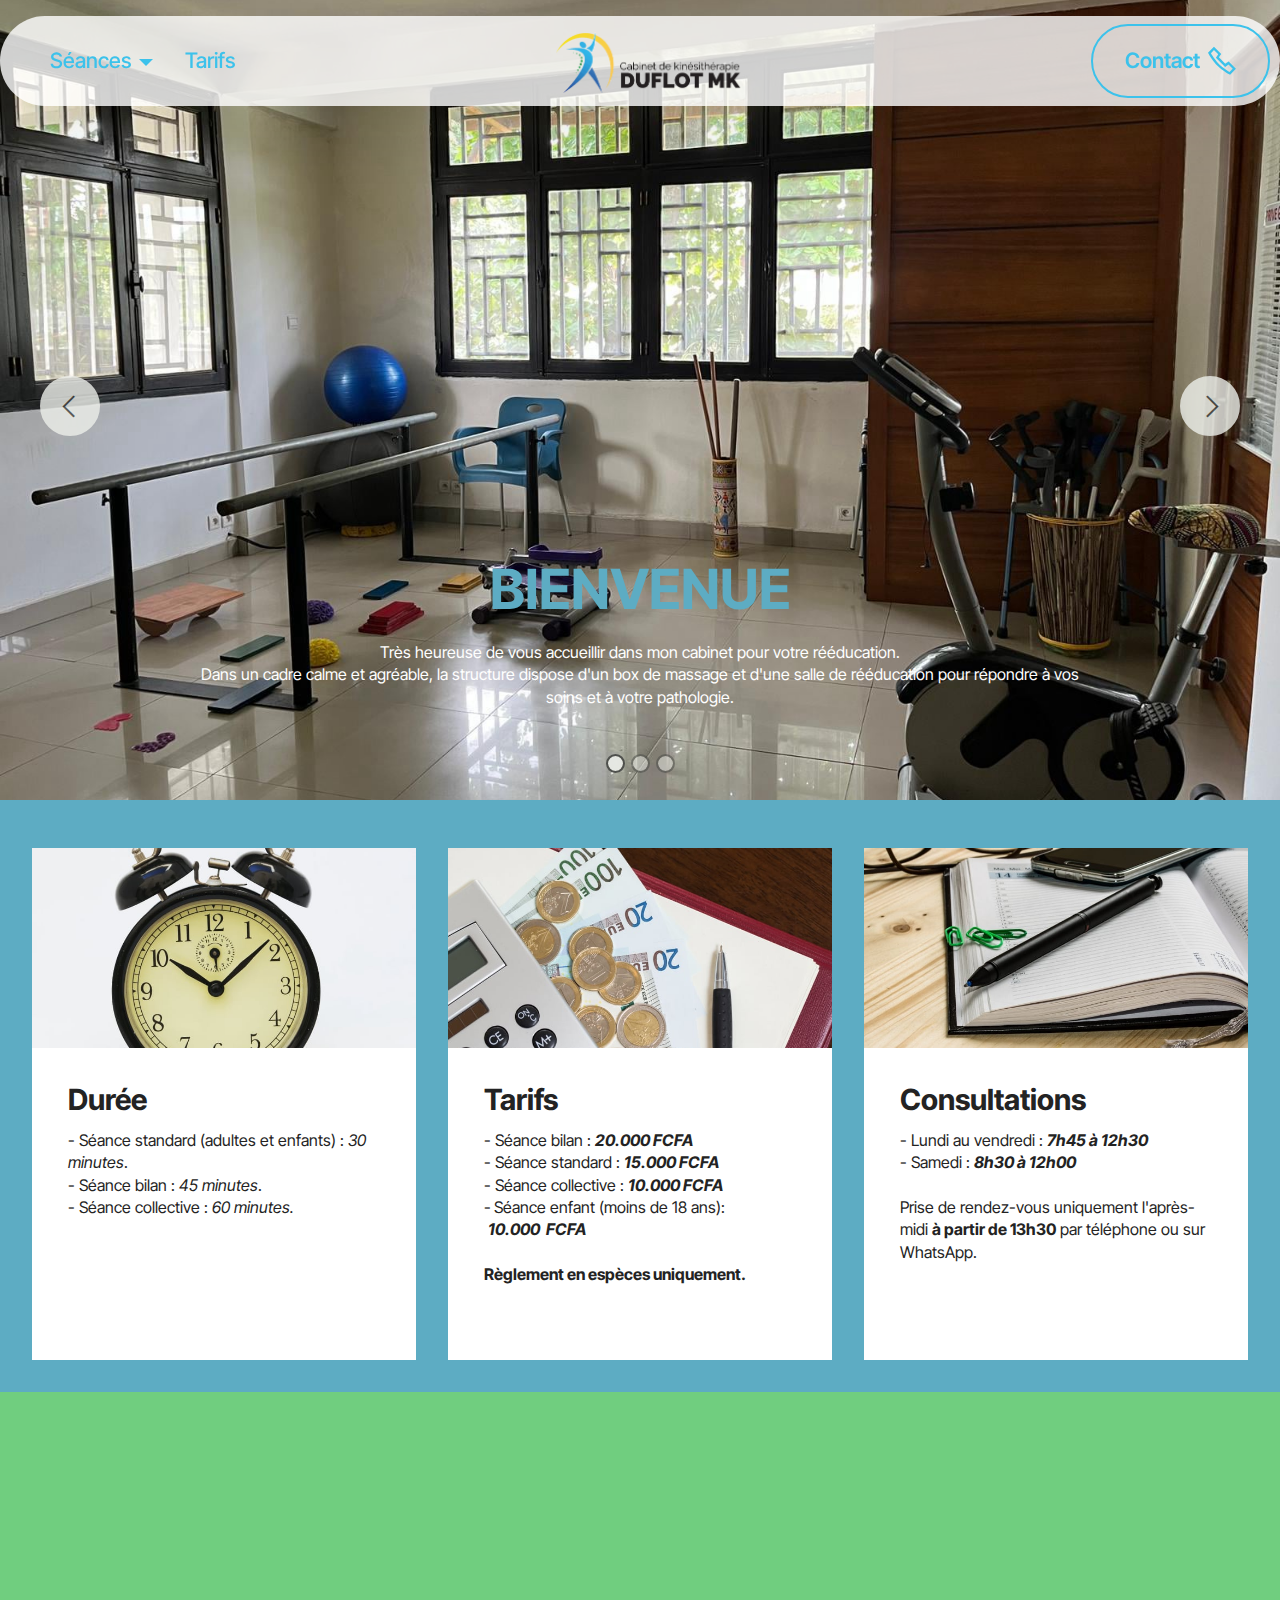
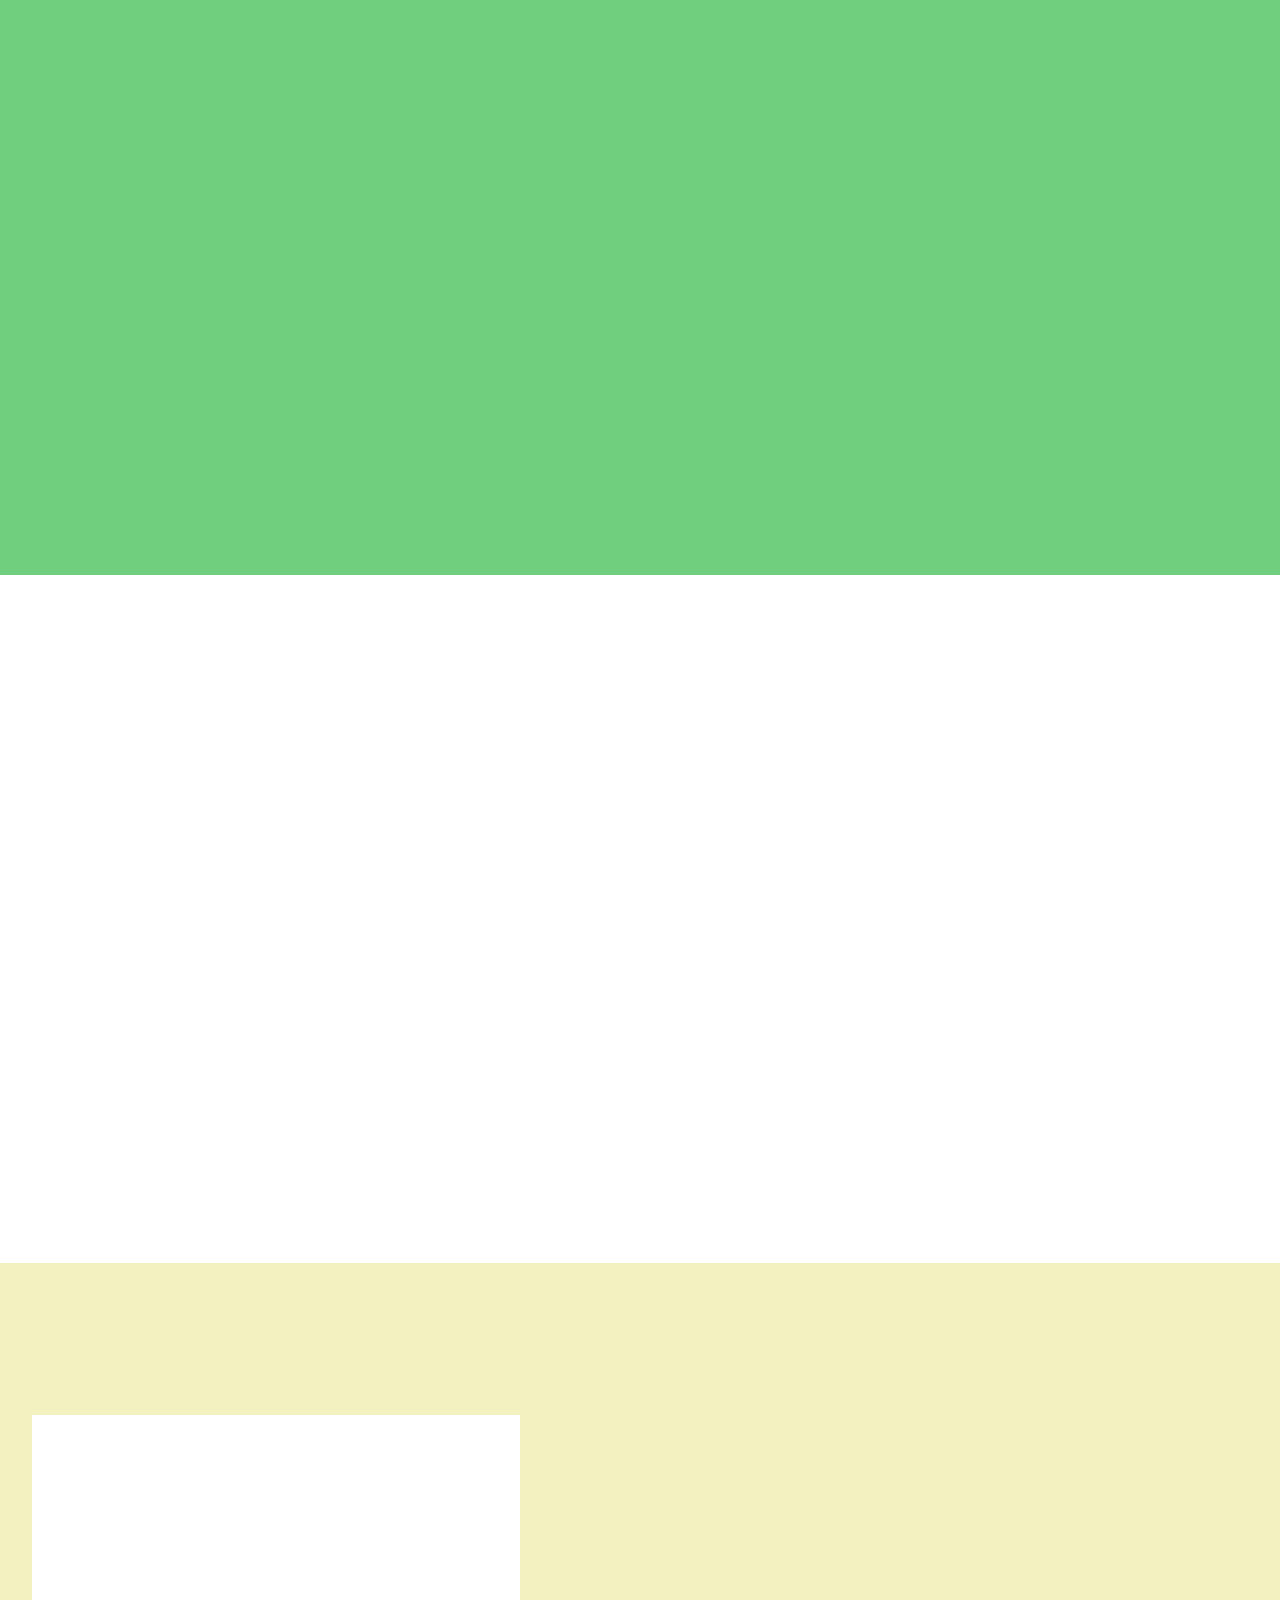
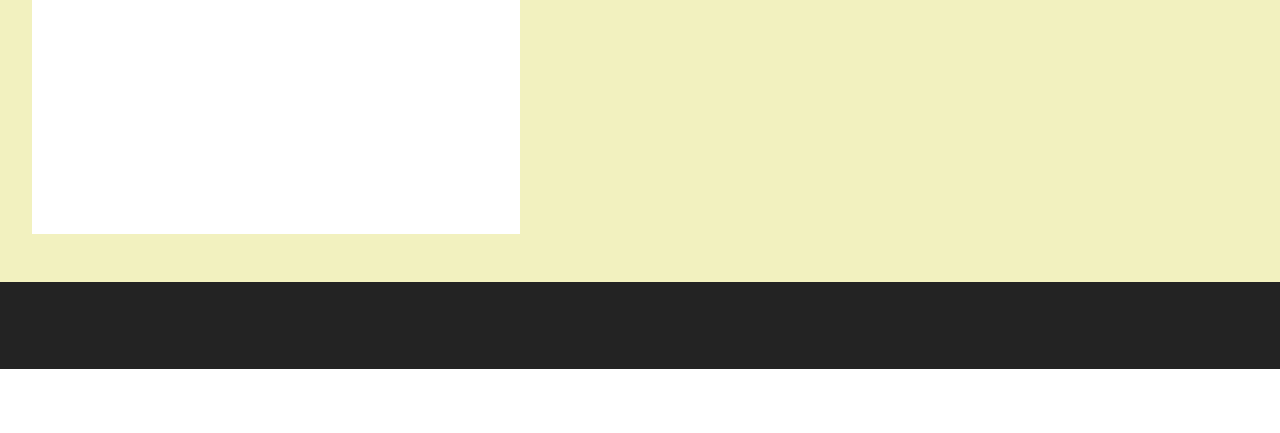
<file: index.html>
<!DOCTYPE html>
<html  >
<head>
  <!-- Site made with Mobirise Website Builder v5.9.13, https://mobirise.com -->
  <meta charset="UTF-8">
  <meta http-equiv="X-UA-Compatible" content="IE=edge">
  <meta name="generator" content="Mobirise v5.9.13, mobirise.com">
  <meta name="viewport" content="width=device-width, initial-scale=1, minimum-scale=1">
  <link rel="shortcut icon" href="/assets/images/cabinet-dmk-373x130.png" type="image/x-icon">
  <meta name="description" content="page d'accueil">
  
  
  <title>cabinet de kinésithérapie DUFLOTMK</title>
  <link rel="stylesheet" href="/assets/web/assets/mobirise-icons2/mobirise2.css">
  <link rel="stylesheet" href="/assets/bootstrap/css/bootstrap.min.css">
  <link rel="stylesheet" href="/assets/bootstrap/css/bootstrap-grid.min.css">
  <link rel="stylesheet" href="/assets/bootstrap/css/bootstrap-reboot.min.css">
  <link rel="stylesheet" href="/assets/animatecss/animate.css">
  <link rel="stylesheet" href="/assets/dropdown/css/style.css">
  <link rel="stylesheet" href="/assets/socicon/css/styles.css">
  <link rel="stylesheet" href="/assets/theme/css/style.css">
  <link rel="preload" href="https://fonts.googleapis.com/css?family=Inter+Tight:100,200,300,400,500,600,700,800,900,100i,200i,300i,400i,500i,600i,700i,800i,900i&display=swap" as="style" onload="this.onload=null;this.rel='stylesheet'">
  <noscript><link rel="stylesheet" href="https://fonts.googleapis.com/css?family=Inter+Tight:100,200,300,400,500,600,700,800,900,100i,200i,300i,400i,500i,600i,700i,800i,900i&display=swap"></noscript>
  <link rel="preload" as="style" href="assets/mobirise/css/mbr-additional.css?v=ebaT6D"><link rel="stylesheet" href="assets/mobirise/css/mbr-additional.css?v=ebaT6D" type="text/css">

  
  
  
</head>
<body>
  
  <section data-bs-version="5.1" class="menu menu3 cid-u2sh7uCimi" once="menu" id="menu03-1k">
	

	<nav class="navbar navbar-dropdown navbar-fixed-top navbar-expand-lg">
		<div class="container">
			<div class="navbar-brand">
				<span class="navbar-logo">
					<a href="index.html#slider03-22">
						<img src="/assets/images/cabinet-dmk-373x130.png" alt="Mobirise Website Builder" style="height: 4rem;">
					</a>
				</span>
				
			</div>
			<button class="navbar-toggler" type="button" data-toggle="collapse" data-bs-toggle="collapse" data-target="#navbarSupportedContent" data-bs-target="#navbarSupportedContent" aria-controls="navbarNavAltMarkup" aria-expanded="false" aria-label="Toggle navigation">
				<div class="hamburger">
					<span></span>
					<span></span>
					<span></span>
					<span></span>
				</div>
			</button>
			<div class="collapse navbar-collapse" id="navbarSupportedContent">
				<ul class="navbar-nav nav-dropdown" data-app-modern-menu="true"><li class="nav-item dropdown">
						<a class="nav-link link text-secondary dropdown-toggle show display-4" href="index.html#header09-q" data-toggle="dropdown-submenu" data-bs-toggle="dropdown" data-bs-auto-close="outside" aria-expanded="false">Séances</a><div class="dropdown-menu show" aria-labelledby="dropdown-263" data-bs-popper="none"><a class="text-secondary dropdown-item text-primary display-4" href="page1.html">Séance standard</a><a class="text-secondary dropdown-item text-primary display-4" href="page2.html">Séance collective</a></div>
					</li><li class="nav-item"><a class="nav-link link text-secondary text-primary display-4" href="index.html#features04-w">Tarifs</a></li></ul>
				
				<div class="navbar-buttons mbr-section-btn"><a class="btn btn-secondary-outline display-4" href="index.html#contacts02-9"><span class="mobi-mbri mobi-mbri-phone mbr-iconfont mbr-iconfont-btn"></span>Contact</a></div>
			</div>
		</div>
	</nav>
</section>

<section data-bs-version="5.1" class="slider3 cid-uqdPuoPRho" id="slider03-22">
    
    <div class="carousel slide" id="uG18m962Ot" data-ride="carousel" data-bs-ride="carousel" data-interval="5000" data-bs-interval="5000">
        <ol class="carousel-indicators">
            <li data-slide-to="0" data-bs-slide-to="0" class="active" data-target="#uG18m962Ot" data-bs-target="#uG18m962Ot"></li>
            <li data-slide-to="1" data-bs-slide-to="1" data-target="#uG18m962Ot" data-bs-target="#uG18m962Ot"></li>
            <li data-slide-to="2" data-bs-slide-to="2" data-target="#uG18m962Ot" data-bs-target="#uG18m962Ot"></li>
        </ol>
        <div class="carousel-inner">
            <div class="carousel-item slider-image item active">
                <div class="item-wrapper">
                    <img class="d-block w-100" src="/assets/images/whatsapp-image-2025-02-13-14.08.48-c08cbc76-1600x1200.jpg" alt="Mobirise Website Builder">
                    
                    <div class="carousel-caption">
                        <h5 class="mbr-section-subtitle mbr-fonts-style mb-3 display-2">
                            <strong>BIENVENUE</strong>
                        </h5>
                        <p class="mbr-section-text mbr-fonts-style mb-4 display-7">Très heureuse de vous accueillir dans mon cabinet pour votre rééducation.
<br>Dans un cadre calme et agréable, la structure dispose d'un box de massage et d'une salle de rééducation pour répondre à vos soins et à votre pathologie.</p>
                             
                    </div>
                </div>
            </div>
            <div class="carousel-item slider-image item">
                <div class="item-wrapper">
                    <img class="d-block w-100" src="assets/images/whatsapp-image-2025-02-13-14.08.47-2bcfc7d9-1600x1200.jpg" alt="Mobirise Website Builder">
                    
                    <div class="carousel-caption">
                        <h5 class="mbr-section-subtitle mbr-fonts-style mb-3 display-2">
                            <strong>BIENVENUE</strong>
                        </h5>
                        <p class="mbr-section-text mbr-fonts-style mb-4 display-7">Très heureuse de vous accueillir dans mon cabinet pour votre rééducation.
<br>Dans un cadre calme et agréable, la structure dispose d'un box de massage et d'une salle de rééducation pour répondre à vos soins et à votre pathologie.</p>
                             
                    </div>
                </div>
            </div>
            <div class="carousel-item slider-image item">
                <div class="item-wrapper">
                    <img class="d-block w-100" src="assets/images/whatsapp-image-2024-04-11-17.31.25-5b5d86f1-1080x810.jpg" alt="Mobirise Website Builder">
                    
                    <div class="carousel-caption">
                        <h5 class="mbr-section-subtitle mbr-fonts-style mb-3 display-2">
                            <strong>BIENVENUE</strong></h5>
                        <p class="mbr-section-text mbr-fonts-style mb-4 display-7">Très heureuse de vous accueillir dans mon cabinet pour votre rééducation.
<br>Dans un cadre calme et agréable, la structure dispose d'un box de massage et d'une salle de rééducation pour répondre à vos soins et à votre pathologie.</p>
                             
                    </div>
                </div>
            </div>
        </div>
        <a class="carousel-control carousel-control-prev" role="button" data-slide="prev" data-bs-slide="prev" href="#uG18m962Ot">
            <span class="mobi-mbri mobi-mbri-arrow-prev" aria-hidden="true"></span>
            <span class="sr-only visually-hidden">Previous</span>
        </a>
        <a class="carousel-control carousel-control-next" role="button" data-slide="next" data-bs-slide="next" href="#uG18m962Ot">
            <span class="mobi-mbri mobi-mbri-arrow-next" aria-hidden="true"></span>
            <span class="sr-only visually-hidden">Next</span>
        </a>
    </div>
</section>

<section data-bs-version="5.1" class="features4 cid-tMlEXTHLbS" id="features04-w">
	
	
	<div class="container">
		<div class="row justify-content-center">
			<div class="col-12 content-head">
				
			</div>
		</div>
		<div class="row">
			<div class="item features-image col-12 col-md-6 col-lg-4">
				<div class="item-wrapper">
					<div class="item-img">
						<img src="assets/images/clock-2174116-1280-703x703.jpg" alt="Mobirise Website Builder">
					</div>
					<div class="item-content">
						<h5 class="item-title mbr-fonts-style display-5"><strong>Durée</strong></h5>
						
						<p class="mbr-text mbr-fonts-style display-7">- Séance standard (adultes et enfants) : <em>30 minutes</em>.&nbsp;<br>- Séance bilan : <em>45 minutes</em>.<br>- Séance collective : <em>60 minutes.</em></p>
						
					</div>

				</div>
			</div>
			<div class="item features-image col-12 col-md-6 col-lg-4">
				<div class="item-wrapper">
					<div class="item-img">
						<img src="assets/images/argent-bloc-notes-calculatrice-table-703x469.jpg" alt="Mobirise Website Builder">
					</div>
					<div class="item-content">
						<h5 class="item-title mbr-fonts-style display-5"><strong>Tarifs&nbsp;</strong></h5>
						
						<p class="mbr-text mbr-fonts-style display-7">- Séance bilan : <strong><em>20.000 FCFA</em></strong><br>- Séance&nbsp;standard : <strong><em>15.000 FCFA</em></strong><br>- Séance collective : <strong><em>10.000 FCFA</em></strong><br>-<strong> </strong>Séance enfant (moins de 18 ans):<br>&nbsp;<strong><em>10.000&nbsp; FCFA</em></strong><br><br><strong>Règlement en espèces uniquement.</strong><br><br></p>
						
					</div>
				</div>
			</div>
			<div class="item features-image col-12 col-md-6 col-lg-4">
				<div class="item-wrapper">
					<div class="item-img">
						<img src="assets/images/agenda-2295709-1280-703x468.jpg" alt="Mobirise Website Builder">
					</div>
					<div class="item-content">
						<h5 class="item-title mbr-fonts-style display-5"><strong>Consultations</strong></h5>
						
						<p class="mbr-text mbr-fonts-style display-7">- Lundi au vendredi :&nbsp;<strong><em>7h45 à 12h30</em>&nbsp;</strong><br>- Samedi :&nbsp;<strong><em>8h30 à 12h00</em></strong><br><br>Prise de rendez-vous uniquement l'après-midi <strong>à partir de 13h30</strong> par téléphone ou sur WhatsApp.</p>
						
					</div>
				</div>
			</div>
		</div>
	</div>
</section>

<section data-bs-version="5.1" class="features19 cid-uqdSTZ3pfQ" id="features019-23">
	

	
	
	<div class="container">
		<div class="row justify-content-center">
			<div class="col-12 mb-5 content-head">
				<h3 class="mbr-section-title mbr-fonts-style align-center mb-0 display-2"><strong>Déroulement d'une séance</strong></h3>
				<h5 class="mbr-section-subtitle mbr-fonts-style align-center mb-0 mt-4 display-7"><p><strong>
					La kinésithérapie : la rééducation par le mouvement.</strong></p></h5>
			</div>
		</div>
		<div class="row">
			<div class="item features-without-image col-12 col-lg-6 item-mb active">
				<div class="item-wrapper">
					<div class="card-box align-left">
						<div class="img-wrapper mb-3">
							<img class="" src="assets/images/illustration-physiotherapie-sportive-160x160.png" data-slide-to="2" data-bs-slide-to="2" alt="">
						</div>
						<h5 class="card-title mbr-fonts-style display-5">
							<strong>Séance standard</strong></h5>
						<p class="card-text mbr-fonts-style display-7">Une séance standard est individuelle.<br>
<br>La prise en charge s'effectue en fonction de la prescription médicale et de votre pathologie, en adaptant mes soins à votre état et vos capacités (définis lors de la séance bilan) avec des techniques et du matériel appropriés.<br><br>Une séance enfant doit se dérouler obligatoirement en présence d'un représentant légal (parents ou grand-parents).<br><br><a href="page1.html" class="text-primary">En savoir plus</a></p>
					</div>
				</div>
			</div><div class="item features-without-image col-12 col-lg-6 item-mb">
				<div class="item-wrapper">
					<div class="card-box align-left">
						<div class="img-wrapper mb-3">
							<img class="" src="assets/images/5010380-1-160x107.jpg" data-slide-to="0" data-bs-slide-to="0" alt="">
						</div>
						<h5 class="card-title mbr-fonts-style display-5">
							<strong>Séance collective</strong></h5>
						<p class="card-text mbr-fonts-style display-7">
							Une séance collective est une séance avec plusieurs autres personnes qui ont une pathologie similaire et dont la rééducation peut s'effectuer ensemble.<br><br>Elles concernent:<br>- Les patients souffrant de pathologies cardiovasculaires<br>- Les patients souffrant de pathologies respiratoires<br>- Les patients souffrant de pathologies neurologiques<br>- La rééducation périnéale des femmes après leur accouchement<br><br><strong><a href="page2.html" class="text-primary">En savoir plus</a></strong></p>
					</div>
				</div>
			</div>
			
			
		</div>
	</div>
</section>

<section data-bs-version="5.1" class="header1 cid-tJS9vXDdRK" id="header01-7">
	

	
	

	<div class="container">
		<div class="row justify-content-center">
			<div class="col-12 col-md-12 col-lg-4 image-wrapper">
				<img class="w-100" src="assets/images/whatsapp-image-2025-01-12-21.33.54-887d79f3-703x937.jpeg" alt="Mobirise Website Builder">
			</div>
			<div class="col-12 col-lg col-md-12">
				<div class="text-wrapper align-left">
					<h1 class="mbr-section-title mbr-fonts-style mb-4 display-2"><strong>Marjorie DUFLOT MK</strong></h1>
					<p class="mbr-text mbr-fonts-style mb-4 display-7">Masseur-Kinésithérapeute<br>Diplômée d'Etat de l'IFMK Marseille 2008<br><br>- <strong>Rééducation orthopédique</strong> (méthode des chaines physiologiques Busquet)<br>-<strong> Rééducation neurologique</strong> (concept Bobath, Kabat, neurodynamique)<br>- <strong>Rééducation cardiovasculaire et respiratoire</strong><br>-<strong> Rééducation périnéale </strong>(féminine)<br>-<strong> Rééducation post cancer du sein</strong><br>- <strong>Rééducation pédiatrique</strong> (orthopédie, neurologie et respiratoire)<br>- Drainage lymphatique manuel,&nbsp;massage cicatriciel, ultra sons<br><br></p>
					
				</div>
			</div>
		</div>
	</div>
</section>

<section data-bs-version="5.1" class="contacts2 map1 cid-tLdYHD757A" id="contacts02-9">

    

    
    <div class="container">
        <div class="mbr-section-head mb-5">
            <h3 class="mbr-section-title mbr-fonts-style align-center mb-0 display-2">
                <strong>Contact</strong></h3>
            
        </div>
        <div class="row justify-content-center mt-4">
            <div class="card col-12 col-md-5">
                <div class="card-wrapper">
                    <div class="text-wrapper">
                        <h5 class="cardTitle mbr-fonts-style mb-2 display-5"><strong>Contact</strong></h5>
                    <ul class="list mbr-fonts-style display-7">
                        <li class="mbr-text item-wrap"><span style="font-size: calc(1.07rem + 0.13 * ((100vw - 62rem) / 25));">Téléphone (WhatsApp business) : </span><strong>077484826</strong><br></li>
                        <li class="mbr-text item-wrap">E-mail : duflot.mk@yahoo.com</li><li class="mbr-text item-wrap"><br></li><li class="mbr-text item-wrap">Prise de rendez-vous <strong>obligatoire</strong>&nbsp;: </li><li class="mbr-text item-wrap">lundi à vendredi&nbsp;<strong>à partir de 13H30.</strong></li><li class="mbr-text item-wrap"><br></li>
                        <li class="mbr-text item-wrap"><strong>Addresse </strong>: </li><li class="mbr-text item-wrap">Immeuble BICP</li><li class="mbr-text item-wrap">Boulevard de la nation, bord de mer, </li><li class="mbr-text item-wrap">BP 638, Libreville (Gabon)</li><li class="mbr-text item-wrap"><br></li>
                    </ul>
                    </div>
                </div>
            </div>
            <div class="map-wrapper col-12 col-md-7">
                <div class="google-map"><iframe frameborder="0" style="border:0" src="https://www.google.com/maps/embed?pb=!1m18!1m12!1m3!1d3989.714415341163!2d9.427348!3d0.41350449999999994!2m3!1f0!2f0!3f0!3m2!1i1024!2i768!4f13.1!3m3!1m2!1s0x107f3b0e8ef22745%3A0x414b119f83c5882f!2sBICP%20GABON!5e0!3m2!1sfr!2sga!4v1736715560251!5m2!1sfr!2sga" allowfullscreen=""></iframe></div>
            </div>
        </div>
    </div>
</section>

<section data-bs-version="5.1" class="footer1 programm5 cid-tJS9NNcTLZ" once="footers" id="footer03-8">

        

    

    <div class="container">
        <div class="row">

            

            <div class="col-12">
                
            </div>
            <div class="col-12 mt-5">
                <p class="mbr-fonts-style copyright display-7">
                    © Copyright 2025 <a href="index.html#top" class="text-primary">DUFLOT MK</a> - All Rights Reserved
                </p>
            </div>
        </div>
    </div>
</section><section class="display-7" style="padding: 0;align-items: center;justify-content: center;flex-wrap: wrap;    align-content: center;display: flex;position: relative;height: 4rem;"><a href="https://mobiri.se/657703" style="flex: 1 1;height: 4rem;position: absolute;width: 100%;z-index: 1;"><img alt="" style="height: 4rem;" src="[data-uri]"></a><p style="margin: 0;text-align: center;" class="display-7">&#8204;</p><a style="z-index:1" href="https://mobirise.com/drag-drop-website-builder.html">Drag and Drop Website Builder</a></section><script src="assets/bootstrap/js/bootstrap.bundle.min.js"></script>  <script src="assets/smoothscroll/smooth-scroll.js"></script>  <script src="assets/ytplayer/index.js"></script>  <script src="assets/dropdown/js/navbar-dropdown.js"></script>  <script src="assets/theme/js/script.js"></script>  
  
  
  <input name="animation" type="hidden">
  </body>
</html>
</file>
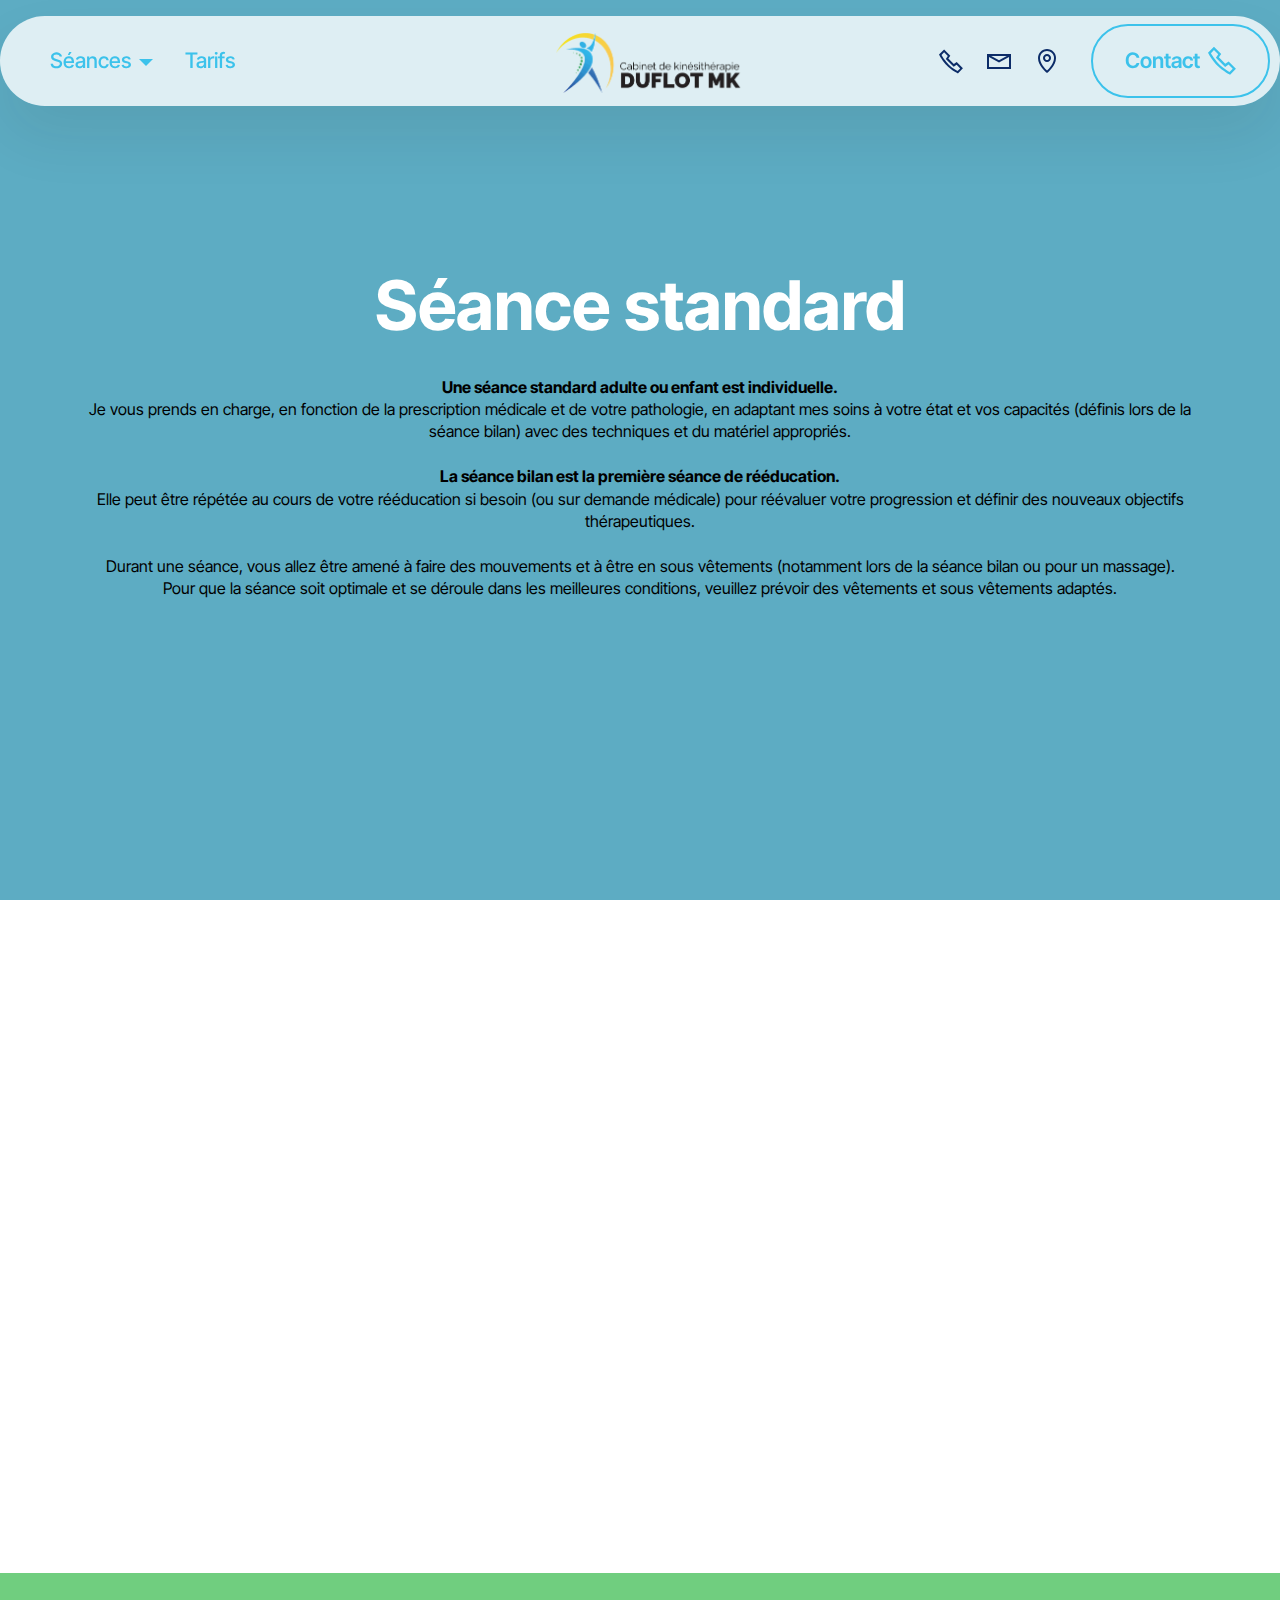
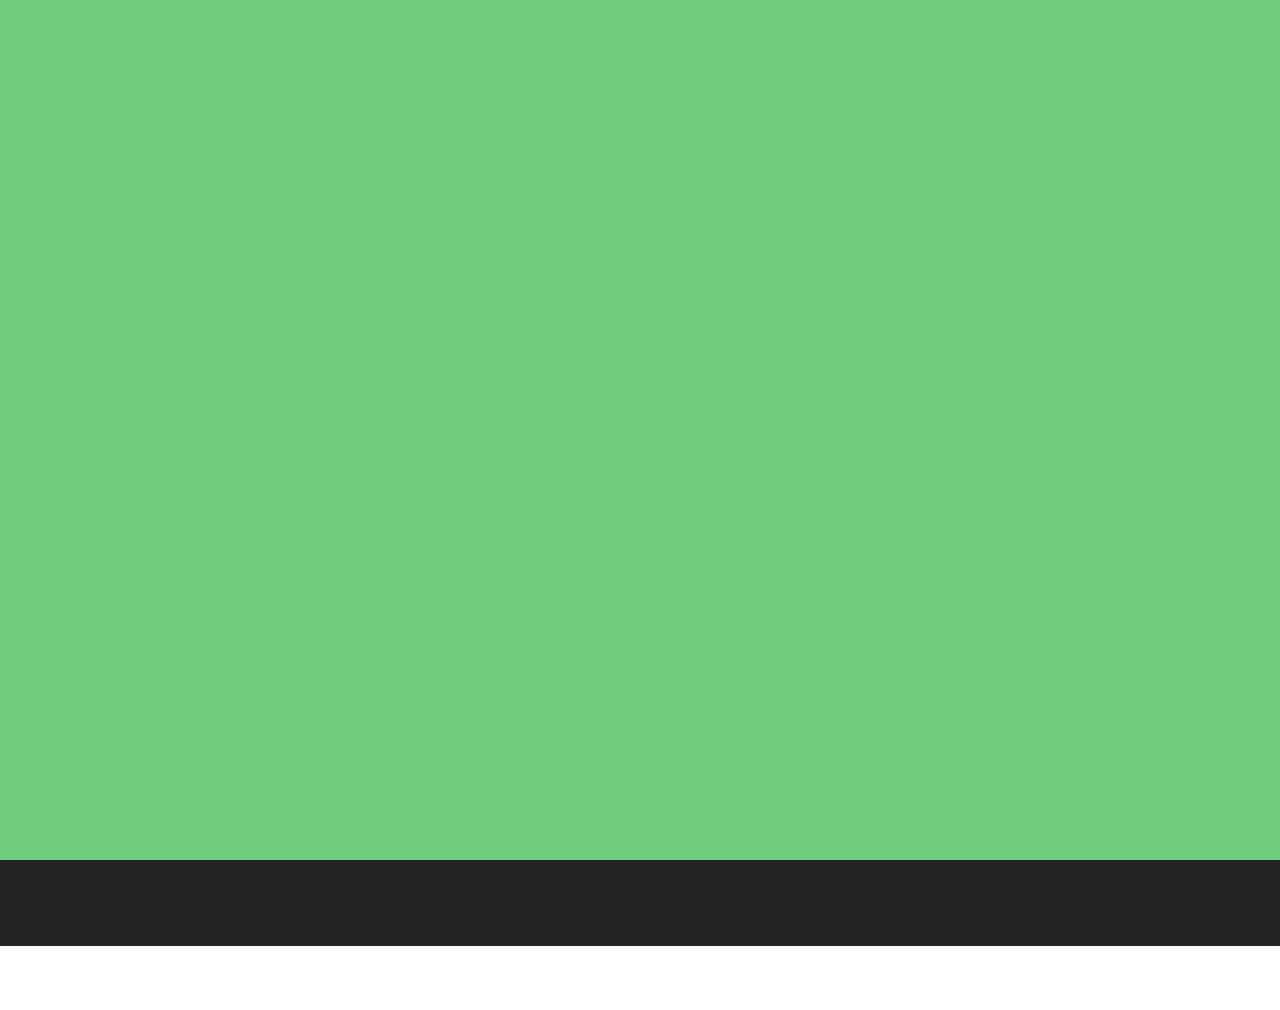
<file: page1.html>
<!DOCTYPE html>
<html  >
<head>
  <!-- Site made with Mobirise Website Builder v5.9.13, https://mobirise.com -->
  <meta charset="UTF-8">
  <meta http-equiv="X-UA-Compatible" content="IE=edge">
  <meta name="generator" content="Mobirise v5.9.13, mobirise.com">
  <meta name="viewport" content="width=device-width, initial-scale=1, minimum-scale=1">
  <link rel="shortcut icon" href="assets/images/cabinet-dmk-373x130.png" type="image/x-icon">
  <meta name="description" content="">
  
  
  <title>séance individuelle</title>
  <link rel="stylesheet" href="assets/web/assets/mobirise-icons2/mobirise2.css">
  <link rel="stylesheet" href="assets/bootstrap/css/bootstrap.min.css">
  <link rel="stylesheet" href="assets/bootstrap/css/bootstrap-grid.min.css">
  <link rel="stylesheet" href="assets/bootstrap/css/bootstrap-reboot.min.css">
  <link rel="stylesheet" href="assets/animatecss/animate.css">
  <link rel="stylesheet" href="assets/dropdown/css/style.css">
  <link rel="stylesheet" href="assets/socicon/css/styles.css">
  <link rel="stylesheet" href="assets/theme/css/style.css">
  <link rel="preload" href="https://fonts.googleapis.com/css?family=Inter+Tight:100,200,300,400,500,600,700,800,900,100i,200i,300i,400i,500i,600i,700i,800i,900i&display=swap" as="style" onload="this.onload=null;this.rel='stylesheet'">
  <noscript><link rel="stylesheet" href="https://fonts.googleapis.com/css?family=Inter+Tight:100,200,300,400,500,600,700,800,900,100i,200i,300i,400i,500i,600i,700i,800i,900i&display=swap"></noscript>
  <link rel="preload" as="style" href="assets/mobirise/css/mbr-additional.css?v=2RXpfC"><link rel="stylesheet" href="assets/mobirise/css/mbr-additional.css?v=2RXpfC" type="text/css">

  
  
  
</head>
<body>
  
  <section data-bs-version="5.1" class="menu menu3 cid-u2sh7uCimi" once="menu" id="menu03-1l">
	

	<nav class="navbar navbar-dropdown navbar-fixed-top navbar-expand-lg">
		<div class="container">
			<div class="navbar-brand">
				<span class="navbar-logo">
					<a href="index.html#slider03-22">
						<img src="assets/images/cabinet-dmk-373x130.png" alt="Mobirise Website Builder" style="height: 4rem;">
					</a>
				</span>
				
			</div>
			<button class="navbar-toggler" type="button" data-toggle="collapse" data-bs-toggle="collapse" data-target="#navbarSupportedContent" data-bs-target="#navbarSupportedContent" aria-controls="navbarNavAltMarkup" aria-expanded="false" aria-label="Toggle navigation">
				<div class="hamburger">
					<span></span>
					<span></span>
					<span></span>
					<span></span>
				</div>
			</button>
			<div class="collapse navbar-collapse" id="navbarSupportedContent">
				<ul class="navbar-nav nav-dropdown" data-app-modern-menu="true"><li class="nav-item dropdown">
						<a class="nav-link link text-secondary dropdown-toggle show display-4" href="index.html#header09-q" data-toggle="dropdown-submenu" data-bs-toggle="dropdown" data-bs-auto-close="outside" aria-expanded="false">Séances</a><div class="dropdown-menu show" aria-labelledby="dropdown-263" data-bs-popper="none"><a class="text-secondary dropdown-item text-primary display-4" href="page1.html">Séance standard</a><a class="text-secondary dropdown-item text-primary display-4" href="page2.html">Séance collective</a></div>
					</li><li class="nav-item"><a class="nav-link link text-secondary text-primary display-4" href="index.html#features04-w">Tarifs</a></li></ul>
				<div class="icons-menu">
					<a class="iconfont-wrapper" href="index.html#contacts02-9">
						<span class="p-2 mbr-iconfont mobi-mbri-phone mobi-mbri" style="font-size: 24px;"></span>
					</a>
					<a class="iconfont-wrapper" href="https://mobiri.se">
						<span class="p-2 mbr-iconfont mobi-mbri-letter mobi-mbri"></span>
					</a>
					<a class="iconfont-wrapper" href="https://mobiri.se">
						<span class="p-2 mbr-iconfont mobi-mbri-map-pin mobi-mbri"></span>
					</a>
					
				</div>
				<div class="navbar-buttons mbr-section-btn"><a class="btn btn-secondary-outline display-4" href="index.html#contacts02-9"><span class="mobi-mbri mobi-mbri-phone mbr-iconfont mbr-iconfont-btn"></span>Contact</a></div>
			</div>
		</div>
	</nav>
</section>

<section data-bs-version="5.1" class="header09 startm5 cid-uqgYCbJl8B mbr-fullscreen" id="header09-25">	
    
	
	
	<div class="container">
		<div class="row">
			<div class="content-wrap col-12 col-md-12">
				<h1 class="mbr-section-title mbr-fonts-style mbr-white mb-4 display-1"><strong>Séance standard</strong></h1>
				
				<p class="mbr-fonts-style mbr-text mbr-white mb-4 display-7"><strong>Une séance standard adulte ou enfant est individuelle.
<br></strong>Je vous prends en charge, en fonction de la prescription médicale et de votre pathologie, en adaptant mes soins à votre état et vos capacités (définis lors de la séance bilan) avec des techniques et du matériel appropriés.<br><br>
<strong>La séance bilan est la première séance de rééducation. </strong><br>Elle peut être répétée au cours de votre rééducation si besoin (ou sur demande médicale) pour réévaluer votre progression et définir des nouveaux objectifs thérapeutiques.<br><br>Durant une séance, vous allez être amené à faire des mouvements et à être en sous vêtements (notamment lors de la séance bilan ou pour un massage).<br>Pour que la séance soit optimale et se déroule dans les meilleures conditions, veuillez prévoir des vêtements et sous vêtements adaptés.</p>
				
			</div>
		</div>
	</div>
</section>

<section data-bs-version="5.1" class="features03 cid-upWprvWdkF" id="features03-1q">
	
	
	<div class="container">
		<div class="row justify-content-center mb-5">
			<div class="col-12 content-head">
				
			</div>
		</div>
		<div class="row">
			<div class="item features-image col-12 col-md-6 col-lg-4 active">
				<div class="item-wrapper">
					<div class="item-img mb-3">
						<img src="assets/images/illustration-physiotherapie-sportive-703x703.png" alt="Mobirise Website Builder" title="">
					</div>
					<div class="item-content align-left">
						<h5 class="item-title mbr-fonts-style mt-0 mb-2 display-5">
							<strong>Séance standard</strong></h5>
						<p class="mbr-text mbr-fonts-style mb-3 display-7">30 minutes&nbsp;<br>15 000 FCFA</p>
						
					</div>
				</div>
			</div>
			<div class="item features-image col-12 col-md-6 col-lg-4">
				<div class="item-wrapper">
					<div class="item-img mb-3">
						<img src="assets/images/illustration-concept-physiotherapie-703x703.png" alt="Mobirise Website Builder" title="" data-slide-to="1" data-bs-slide-to="1">
					</div>
					<div class="item-content align-left">
						<h5 class="item-title mbr-fonts-style mb-2 mt-0 display-5">
							<strong>Séance bilan</strong></h5>
						<p class="mbr-text mbr-fonts-style mb-3 display-7">45 minutes<br>20 000 FCFA<br><br></p>
						
					</div>
				</div>
			</div>
			<div class="item features-image col-12 col-md-6 col-lg-4">
				<div class="item-wrapper">
					<div class="item-img mb-3">
						<img src="assets/images/physiotherapie-readaptation-sertie-symboles-soins-therapeutiques-illustration-vectorielle-isolee-plate-copie-703x690.png" alt="Mobirise Website Builder" title="" data-slide-to="2" data-bs-slide-to="2">
					</div>
					<div class="item-content align-left">
						<h5 class="item-title mbr-fonts-style mb-2 mt-0 display-5">
						    <strong>Séance enfant</strong><br></h5>
						<p class="mbr-text mbr-fonts-style mb-3 display-7">30 minutes<br>10 000 FCFA<br>Pour les mineurs - de 18ans<br>Présence <strong>obligatoire</strong>&nbsp;d'un représentant légal (parent ou grand-parent)</p>
						
					</div>
				</div>
			</div>
		</div>
	</div>
</section>

<section data-bs-version="5.1" class="features028 cid-upWpfr1YIW" id="features028-1p">
	

	
	
	<div class="container-fluid">
		<div class="row justify-content-center">
			<div class="col-md-12 content-head mb-5">
				<h1 class="mbr-section-title mbr-fonts-style mb-0 display-2">
					<strong>Comment se passe une séance bilan</strong></h1>
				<p class="mbr-text mbr-fonts-style mt-4 mb-0 display-7">
					La séance bilan est la première séance de rééducation où nous allons faire connaissance.<br>Elle peut être renouvelée ou réalisée en fin de rééducation pour faire état des progrès acquis au cours de la rééducation.</p>
			</div>
		</div>


		<div class="row justify-content-center  blockContent">

			<div class="col-12 col-lg">


				<div class="item features-without-image col-12 col-md-12 col-lg-12 active">
					<div class="item-wrapper">
						<div class="item-content">
							<h5 class="mbr-card-title mbr-fonts-style mt-0 mb-3 mbr-number display-5">
								<strong>01.</strong>
							</h5>
							
							<p class="card-text mbr-fonts-style mt-0 mb-0 display-7">
								Entretien personnel avec explication du motif de consultation. <br>Définition des objectifs thérapeutiques et motivationnels du patient.<br></p>
							
						</div>

					</div>
				</div>
				<div class="item features-without-image col-12 col-md-12 col-lg-12">
					<div class="item-wrapper">
						<div class="item-content">
							<h5 class="mbr-card-title mbr-fonts-style mt-0 mb-3 mbr-number display-5">
								<strong>02.</strong>
							</h5>
							
							<p class="card-text mbr-fonts-style mt-0 mb-0 display-7">Examen kinésithérapique avec tests fonctionnels.<br><em>(Le patient peut être mis en sous vêtement lors de cet examen)</em></p>
							
						</div>

					</div>
				</div>
				<div class="item features-without-image col-12 col-md-12 col-lg-12">
					<div class="item-wrapper">
						<div class="item-content">
							<h5 class="mbr-card-title mbr-fonts-style mt-0 mb-3 mbr-number display-5">
								<strong>03.&nbsp;</strong></h5>
							
							<p class="card-text mbr-fonts-style mt-0 mb-0 display-7">Début de prise en charge rééducative</p>
							
						</div>
					</div>
				</div>
			</div>
			<div class="col-12 col-lg-5">
				<div class="image-wrapper">
					<img class="w-100" src="assets/images/6182685-1087x1087.jpg" alt="Mobirise Website Builder">
				</div>
			</div>
		</div>
	</div>
</section>

<section data-bs-version="5.1" class="footer1 programm5 cid-tJS9NNcTLZ" once="footers" id="footer03-1m">

        

    

    <div class="container">
        <div class="row">

            

            <div class="col-12">
                
            </div>
            <div class="col-12 mt-5">
                <p class="mbr-fonts-style copyright display-7">
                    © Copyright 2024 <a href="index.html#top" class="text-primary">DUFLOT MK</a> - All Rights Reserved
                </p>
            </div>
        </div>
    </div>
</section><section class="display-7" style="padding: 0;align-items: center;justify-content: center;flex-wrap: wrap;    align-content: center;display: flex;position: relative;height: 4rem;"><a href="https://mobiri.se/657703" style="flex: 1 1;height: 4rem;position: absolute;width: 100%;z-index: 1;"><img alt="" style="height: 4rem;" src="[data-uri]"></a><p style="margin: 0;text-align: center;" class="display-7">&#8204;</p><a style="z-index:1" href="https://mobirise.com/builder/ai-website-builder.html">AI Website Software</a></section><script src="assets/bootstrap/js/bootstrap.bundle.min.js"></script>  <script src="assets/smoothscroll/smooth-scroll.js"></script>  <script src="assets/ytplayer/index.js"></script>  <script src="assets/dropdown/js/navbar-dropdown.js"></script>  <script src="assets/theme/js/script.js"></script>  
  
  
  <input name="animation" type="hidden">
  </body>
</html>
</file>
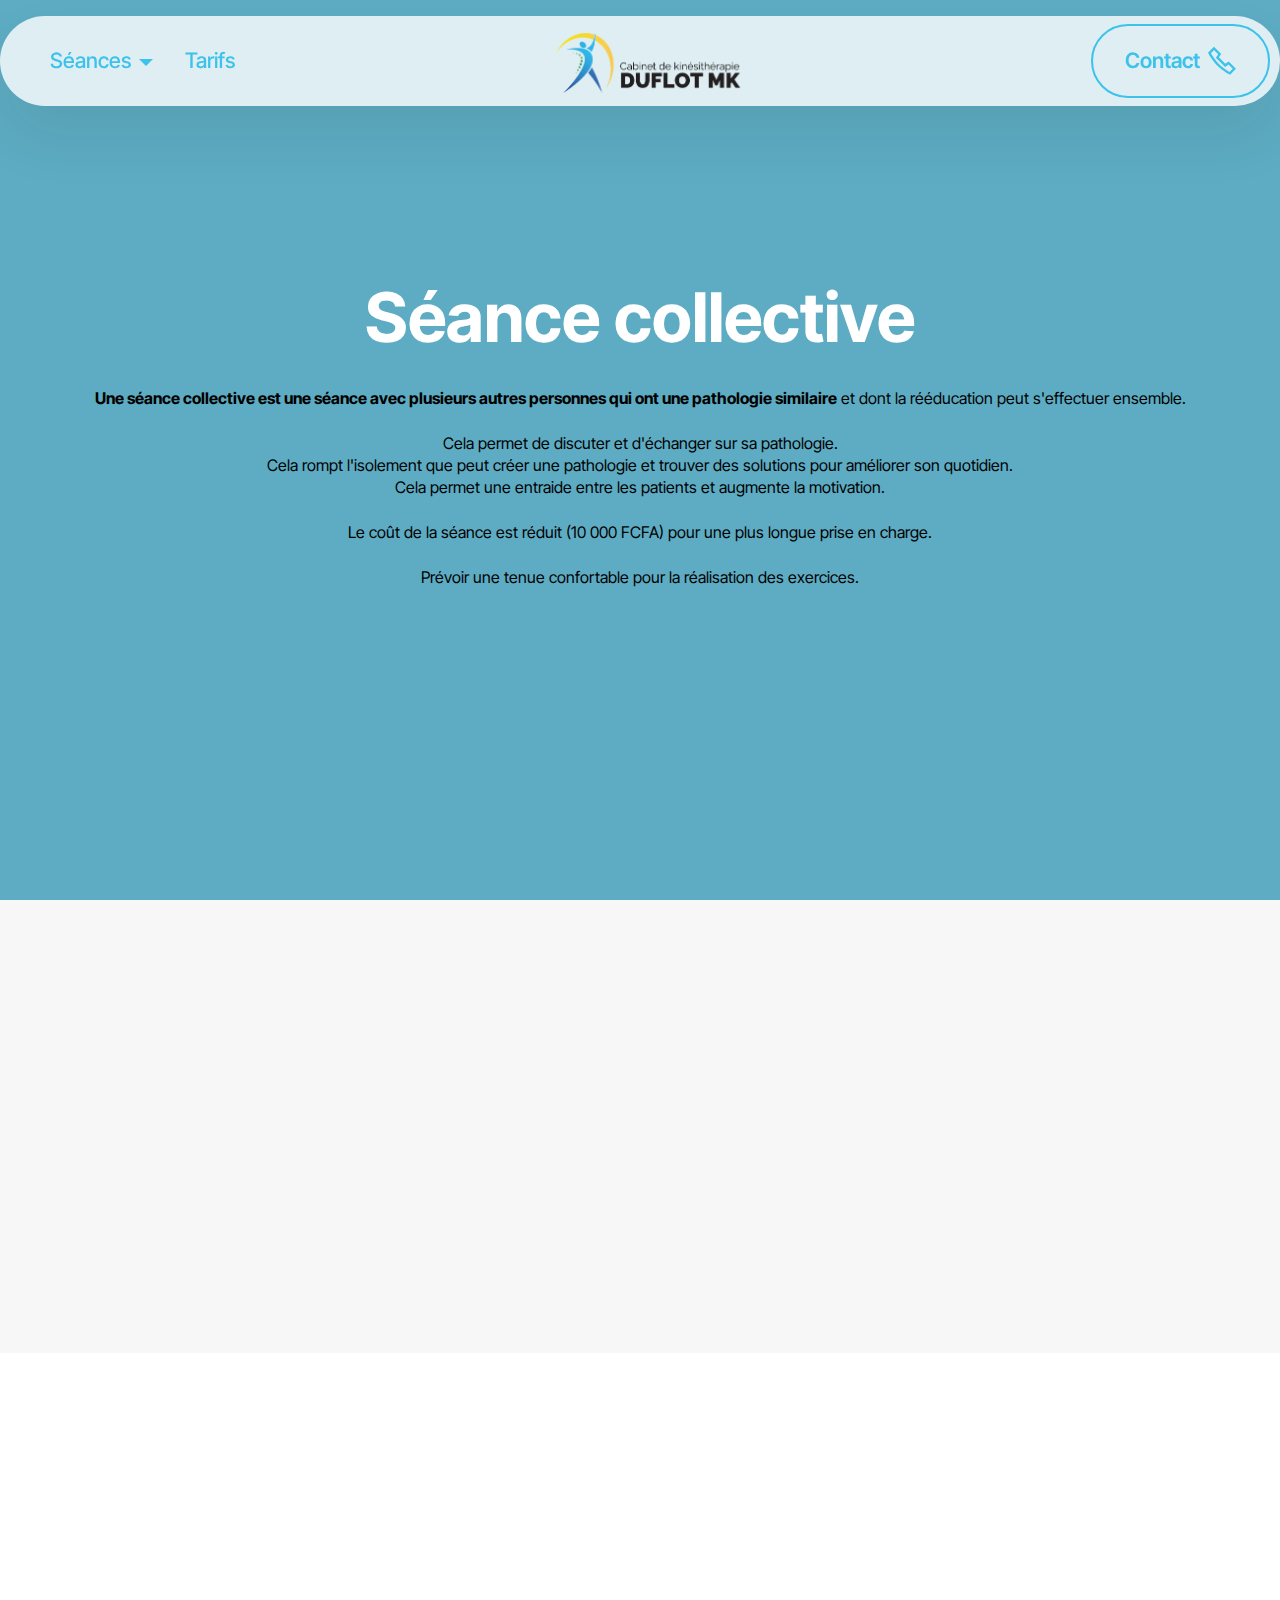
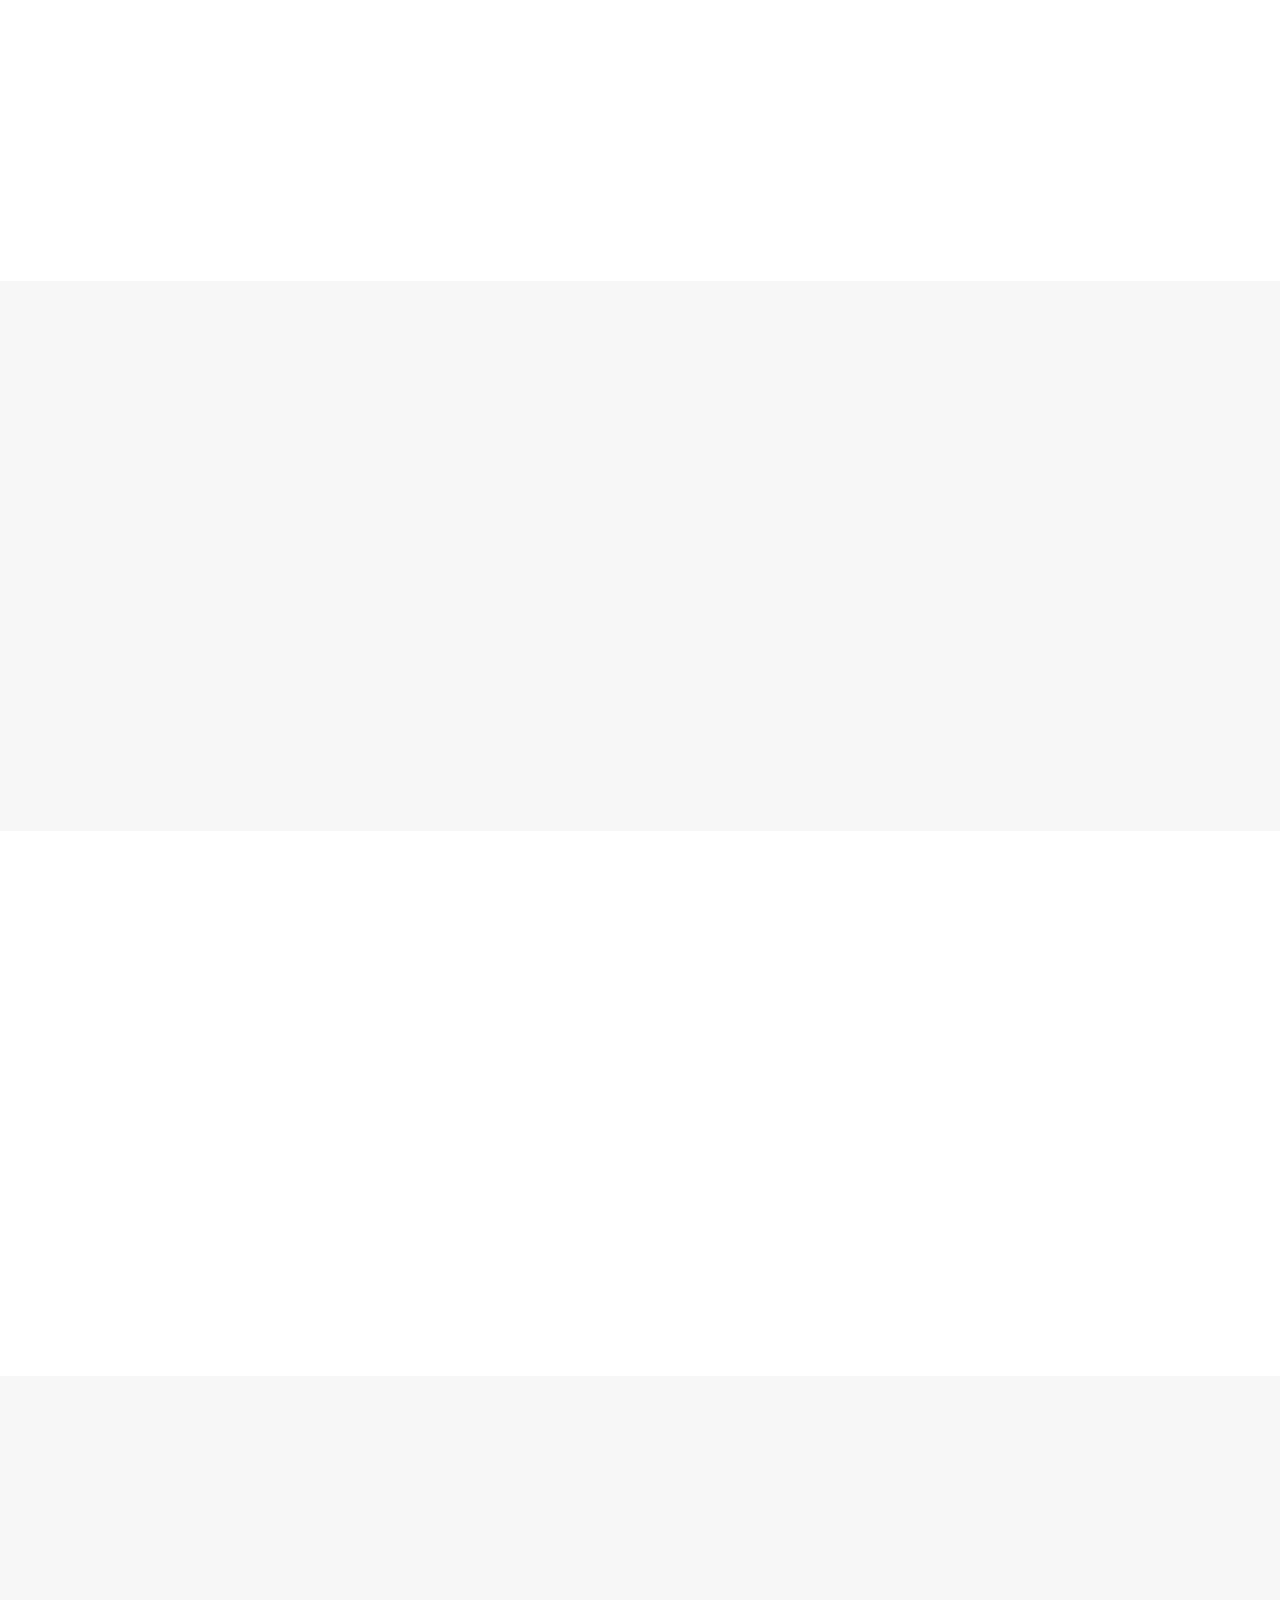
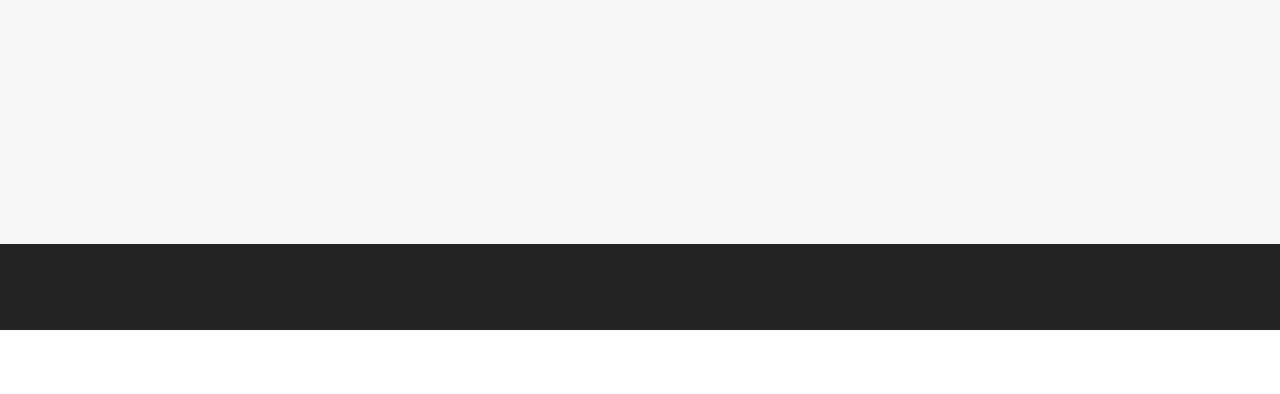
<file: page2.html>
<!DOCTYPE html>
<html  >
<head>
  <!-- Site made with Mobirise Website Builder v5.9.13, https://mobirise.com -->
  <meta charset="UTF-8">
  <meta http-equiv="X-UA-Compatible" content="IE=edge">
  <meta name="generator" content="Mobirise v5.9.13, mobirise.com">
  <meta name="viewport" content="width=device-width, initial-scale=1, minimum-scale=1">
  <link rel="shortcut icon" href="assets/images/cabinet-dmk-373x130.png" type="image/x-icon">
  <meta name="description" content="">
  
  
  <title>Séance collective</title>
  <link rel="stylesheet" href="assets/web/assets/mobirise-icons2/mobirise2.css">
  <link rel="stylesheet" href="assets/bootstrap/css/bootstrap.min.css">
  <link rel="stylesheet" href="assets/bootstrap/css/bootstrap-grid.min.css">
  <link rel="stylesheet" href="assets/bootstrap/css/bootstrap-reboot.min.css">
  <link rel="stylesheet" href="assets/animatecss/animate.css">
  <link rel="stylesheet" href="assets/dropdown/css/style.css">
  <link rel="stylesheet" href="assets/socicon/css/styles.css">
  <link rel="stylesheet" href="assets/theme/css/style.css">
  <link rel="preload" href="https://fonts.googleapis.com/css?family=Inter+Tight:100,200,300,400,500,600,700,800,900,100i,200i,300i,400i,500i,600i,700i,800i,900i&display=swap" as="style" onload="this.onload=null;this.rel='stylesheet'">
  <noscript><link rel="stylesheet" href="https://fonts.googleapis.com/css?family=Inter+Tight:100,200,300,400,500,600,700,800,900,100i,200i,300i,400i,500i,600i,700i,800i,900i&display=swap"></noscript>
  <link rel="preload" as="style" href="assets/mobirise/css/mbr-additional.css?v=UhAKkn"><link rel="stylesheet" href="assets/mobirise/css/mbr-additional.css?v=UhAKkn" type="text/css">

  
  
  
</head>
<body>
  
  <section data-bs-version="5.1" class="menu menu3 cid-u2sh7uCimi" once="menu" id="menu03-1s">
	

	<nav class="navbar navbar-dropdown navbar-fixed-top navbar-expand-lg">
		<div class="container">
			<div class="navbar-brand">
				<span class="navbar-logo">
					<a href="index.html#slider03-22">
						<img src="assets/images/cabinet-dmk-373x130.png" alt="Mobirise Website Builder" style="height: 4rem;">
					</a>
				</span>
				
			</div>
			<button class="navbar-toggler" type="button" data-toggle="collapse" data-bs-toggle="collapse" data-target="#navbarSupportedContent" data-bs-target="#navbarSupportedContent" aria-controls="navbarNavAltMarkup" aria-expanded="false" aria-label="Toggle navigation">
				<div class="hamburger">
					<span></span>
					<span></span>
					<span></span>
					<span></span>
				</div>
			</button>
			<div class="collapse navbar-collapse" id="navbarSupportedContent">
				<ul class="navbar-nav nav-dropdown" data-app-modern-menu="true"><li class="nav-item dropdown">
						<a class="nav-link link text-secondary dropdown-toggle show display-4" href="index.html#header09-q" data-toggle="dropdown-submenu" data-bs-toggle="dropdown" data-bs-auto-close="outside" aria-expanded="false">Séances</a><div class="dropdown-menu show" aria-labelledby="dropdown-263" data-bs-popper="none"><a class="text-secondary dropdown-item text-primary display-4" href="page1.html">Séance standard</a><a class="text-secondary dropdown-item text-primary display-4" href="page2.html">Séance collective</a></div>
					</li><li class="nav-item"><a class="nav-link link text-secondary text-primary display-4" href="index.html#features04-w">Tarifs</a></li></ul>
				
				<div class="navbar-buttons mbr-section-btn"><a class="btn btn-secondary-outline display-4" href="index.html#contacts02-9"><span class="mobi-mbri mobi-mbri-phone mbr-iconfont mbr-iconfont-btn"></span>Contact</a></div>
			</div>
		</div>
	</nav>
</section>

<section data-bs-version="5.1" class="header19 cid-uq8brIUNZe mbr-fullscreen" id="header19-21">
  

  
  
  <div class="container">
    <div class="row">
      <div class="content-wrap col-12 col-md-12">
        <h1 class="mbr-section-title mbr-fonts-style mb-4 display-1">
          <strong>Séance collective</strong></h1>
        <p class="mbr-fonts-style mbr-text mb-4 display-7"><strong>
          Une séance collective est une séance avec plusieurs autres personnes qui ont une pathologie similaire</strong> et dont la rééducation peut s'effectuer ensemble.<br><br>Cela permet de discuter et d'échanger sur sa pathologie.<br>Cela rompt l'isolement que peut créer une pathologie et trouver des solutions pour améliorer son quotidien.<br>Cela permet une entraide entre les patients et augmente la motivation.<br><br>Le coût de la séance est réduit (10 000 FCFA) pour une plus longue prise en charge.<br><br>Prévoir une tenue confortable pour la réalisation des exercices.</p>
        
        
      </div>
    </div>
  </div>
</section>

<section data-bs-version="5.1" class="features13 start cid-uq80XYVv0j" id="features013-1w">
    

<div class="container-fluid">
  <div class="row justify-content-center">
    <div class="col-12 content-head">
      
    </div>
  </div>
  <div class="row mbr-section-content">
    <div class="item features-image col-6 col-md-4 col-lg-3">
      <div class="item-wrapper">
        <div class="item-img">
          <a href="page2.html#article02-1x"><img src="assets/images/ai-generated-8814074-1280-511x511.jpg" alt="Mobirise Website Builder" title="" data-slide-to="0" data-bs-slide-to="0"></a>
        </div>
        <div class="item-content align-left mt-3">
          <h5 class="item-title mbr-fonts-style mb-3 display-7"><strong><a href="page2.html#article02-1x" class="text-primary">Rééducation</a></strong><br><strong><a href="page2.html#article02-1x" class="text-primary">Cardiovasculaire</a></strong></h5>
          
          
        </div>
        
      </div>
    </div>
    <div class="item features-image col-6 col-md-4 col-lg-3">
      <div class="item-wrapper">
        <div class="item-img">
          <a href="page2.html#article04-1y"><img src="assets/images/rm373batch7-18a-511x511.jpg" alt="Mobirise Website Builder" title="" data-slide-to="1" data-bs-slide-to="1"></a>
        </div>
        <div class="item-content align-left mt-3">
          <h5 class="item-title mbr-fonts-style mb-3 display-7">
            <strong><a href="page2.html#article04-1y" class="text-primary">Rééducation&nbsp;</a></strong><br><strong><a href="page2.html#article04-1y" class="text-primary">Respiratoire</a></strong></h5>
          
          
        </div>
        
      </div>
    </div>
    <div class="item features-image col-6 col-md-4 col-lg-3">
      <div class="item-wrapper">
        <div class="item-img">
          <a href="page2.html#article02-1z"><img src="assets/images/ai-generated-8451407-1280-511x511.png" alt="Mobirise Website Builder" title="" data-slide-to="2" data-bs-slide-to="2"></a>
        </div>
        <div class="item-content align-left mt-3">
          <h5 class="item-title mbr-fonts-style mb-3 display-7">
            <strong><a href="page2.html#article02-1z" class="text-primary">Rééducation&nbsp;</a></strong><br><strong><a href="page2.html#article02-1z" class="text-primary">Neurologique</a></strong></h5>
          
          
        </div>
        
      </div>
    </div>
    <div class="item features-image col-6 col-md-4 col-lg-3">
      <div class="item-wrapper">
        <div class="item-img">
          <a href="page2.html#article04-20"><img src="assets/images/still-life-fertility-concept-top-view1-copie-511x494.jpg" alt="Mobirise Website Builder" title="" data-slide-to="3" data-bs-slide-to="3"></a>
        </div>
        <div class="item-content align-left mt-3">
          <h5 class="item-title mbr-fonts-style mb-3 display-7">
            <strong><a href="page2.html#article04-20" class="text-primary">Rééducation</a></strong><br><strong><a href="page2.html#article04-20" class="text-primary">Périnéale post-partum</a></strong></h5>
          
          
        </div>
        
      </div>
    </div>
    
    

  </div>
</div>
</section>

<section data-bs-version="5.1" class="start article2 cid-uq81b8jotW" id="article02-1x">
	

	
	

	<div class="container">
		<div class="row justify-content-center">
			<div class="col-12 col-md-12 col-lg-4 image-wrapper">
				<img class="w-100" src="assets/images/ai-generated-8814074-1280-1087x1087.jpg" alt="Mobirise Website Builder">
			</div>
			<div class="col-12 col-md-12 col-lg">
				<div class="text-wrapper align-left">
					<h1 class="mbr-section-title mbr-fonts-style mb-4 display-2">
						<strong>Rééducation&nbsp;</strong><br><strong>Cardiovasculaire</strong></h1>
					<p class="mbr-text align-left mbr-fonts-style mb-4 display-7">Sur prescription médicale.<br><br>Pour les patients ayant des pathologies cardiovasculaire : HTA, infarctus,&nbsp;<br>2 fois / semaine<br>Durée de 60 minutes:<br>- 10 minutes d'éducation thérapeutique sur votre pathologie<br>- 45 minutes de réentrainement à l'effort<br>- 5 minutes de relaxation<br><br>Une séance de bilan individuelle est obligatoire avant d'intégrer les séances en groupe.</p>
					
				</div>
			</div>
		</div>
	</div>
</section>

<section data-bs-version="5.1" class="start article4 cid-uq81byYqmT" id="article04-1y">
	

	
	

	<div class="container">
		<div class="row justify-content-center">
			<div class="col-12 col-md-12 col-lg-4 image-wrapper">
				<img class="w-100" src="assets/images/rm373batch7-18a-1087x1087.jpg" alt="Mobirise Website Builder">
			</div>
			<div class="col-12 col-md-12 col-lg">
				<div class="text-wrapper align-left">
					<h1 class="mbr-section-title mbr-fonts-style mb-4 display-2">
						<strong>Rééducation</strong><br><strong>Respiratoire</strong></h1>
					<p class="mbr-text mbr-fonts-style mb-4 display-7">Sur prescription médicale.<br><br>Pour les patients ayant des pathologies respiratoires : BPCO, emphysème, lobectomie,<br>2 fois / semaine<br>Durée de 60 minutes:
<br>-10 minutes d'éducation thérapeutique sur votre pathologie
<br>- 45 minutes de réentrainement à l'effort
<br>- 5 minutes de relaxation<br><br>Une séance de bilan individuelle est obligatoire avant d'intégrer les séances en groupe.<br><br></p>
					
				</div>
			</div>
		</div>
	</div>
</section>

<section data-bs-version="5.1" class="start article2 cid-uq81cVzxnM" id="article02-1z">
	

	
	

	<div class="container">
		<div class="row justify-content-center">
			<div class="col-12 col-md-12 col-lg-4 image-wrapper">
				<img class="w-100" src="assets/images/ai-generated-8451407-1280-1087x1087.png" alt="Mobirise Website Builder">
			</div>
			<div class="col-12 col-md-12 col-lg">
				<div class="text-wrapper align-left">
					<h1 class="mbr-section-title mbr-fonts-style mb-4 display-2">
						<strong>Rééducation Neurologique</strong></h1>
					<p class="mbr-text align-left mbr-fonts-style mb-4 display-7">Sur prescription médicale.<br><br>Pour les patients ayant des pathologies neurologiques : AVC, AVC cérébelleux, traumas craniens, parkinson<br>2 fois / semaine<br>Durée de 60 minutes<br>Différents ateliers de rééducation vous seront proposés :<br>- travail de la marche et de l'équilibre<br>- renforcement du ou des membres supérieurs et inférieurs<br>- mobilisation des membres<br>- réentrainement à l'effort sur vélo ou cycloergomètre<br>- travail cognitif<br><br>Une séance de bilan individuelle est obligatoire avant d'intégrer les séances en groupe.</p>
					
				</div>
			</div>
		</div>
	</div>
</section>

<section data-bs-version="5.1" class="start article4 cid-uq81exkPM8" id="article04-20">
	

	
	

	<div class="container">
		<div class="row justify-content-center">
			<div class="col-12 col-md-12 col-lg-4 image-wrapper">
				<img class="w-100" src="assets/images/still-life-fertility-concept-top-view1-copie-703x680.jpg" alt="Mobirise Website Builder">
			</div>
			<div class="col-12 col-md-12 col-lg">
				<div class="text-wrapper align-left">
					<h1 class="mbr-section-title mbr-fonts-style mb-4 display-2">
						<strong>Rééducation périnéale </strong><br><strong>post-partum</strong></h1>
					<p class="mbr-text mbr-fonts-style mb-4 display-7">
						Uniquement pour les femmes, 90 jours minimum après leur&nbsp; accouchement.<br>Programme de 5 séances de 1 heure sur 5 semaines.<br>+ 1 première séance bilan individuelle<br>avec éducation thérapeutique et exercices abdomino-périnéal hypopressif en progression.<br><br>Des vidéos montrant les différents exercices effectués au cours de la rééducation vous seront envoyées en fin de chaque séance pour pouvoir continuer à la maison.</p>
					
				</div>
			</div>
		</div>
	</div>
</section>

<section data-bs-version="5.1" class="footer1 programm5 cid-tJS9NNcTLZ" once="footers" id="footer03-1t">

        

    

    <div class="container">
        <div class="row">

            

            <div class="col-12">
                
            </div>
            <div class="col-12 mt-5">
                <p class="mbr-fonts-style copyright display-7">
                    © Copyright 2024 <a href="index.html#top" class="text-primary">DUFLOT MK</a> - All Rights Reserved
                </p>
            </div>
        </div>
    </div>
</section><section class="display-7" style="padding: 0;align-items: center;justify-content: center;flex-wrap: wrap;    align-content: center;display: flex;position: relative;height: 4rem;"><a href="https://mobiri.se/657703" style="flex: 1 1;height: 4rem;position: absolute;width: 100%;z-index: 1;"><img alt="" style="height: 4rem;" src="[data-uri]"></a><p style="margin: 0;text-align: center;" class="display-7">&#8204;</p><a style="z-index:1" href="https://mobirise.com/drag-drop-website-builder.html">Drag & Drop Website Builder</a></section><script src="assets/bootstrap/js/bootstrap.bundle.min.js"></script>  <script src="assets/smoothscroll/smooth-scroll.js"></script>  <script src="assets/ytplayer/index.js"></script>  <script src="assets/dropdown/js/navbar-dropdown.js"></script>  <script src="assets/theme/js/script.js"></script>  
  
  
  <input name="animation" type="hidden">
  </body>
</html>
</file>
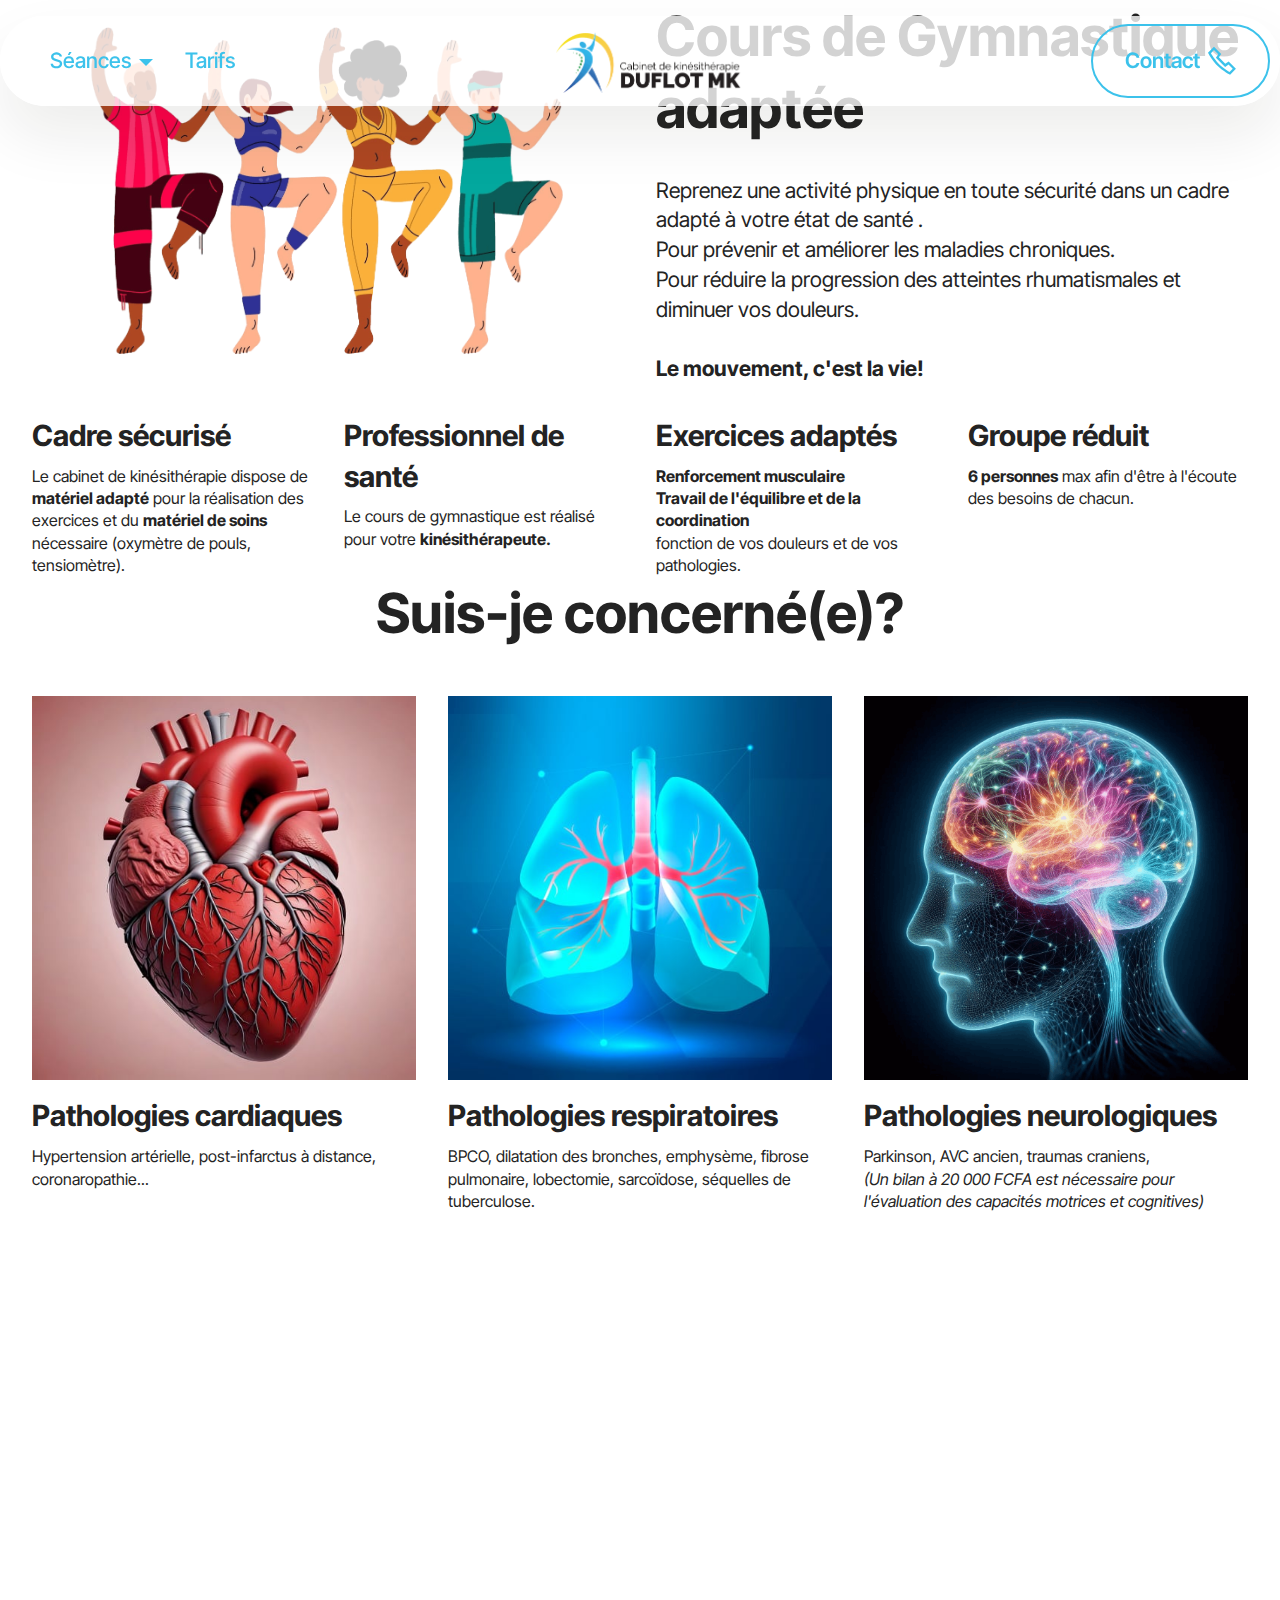
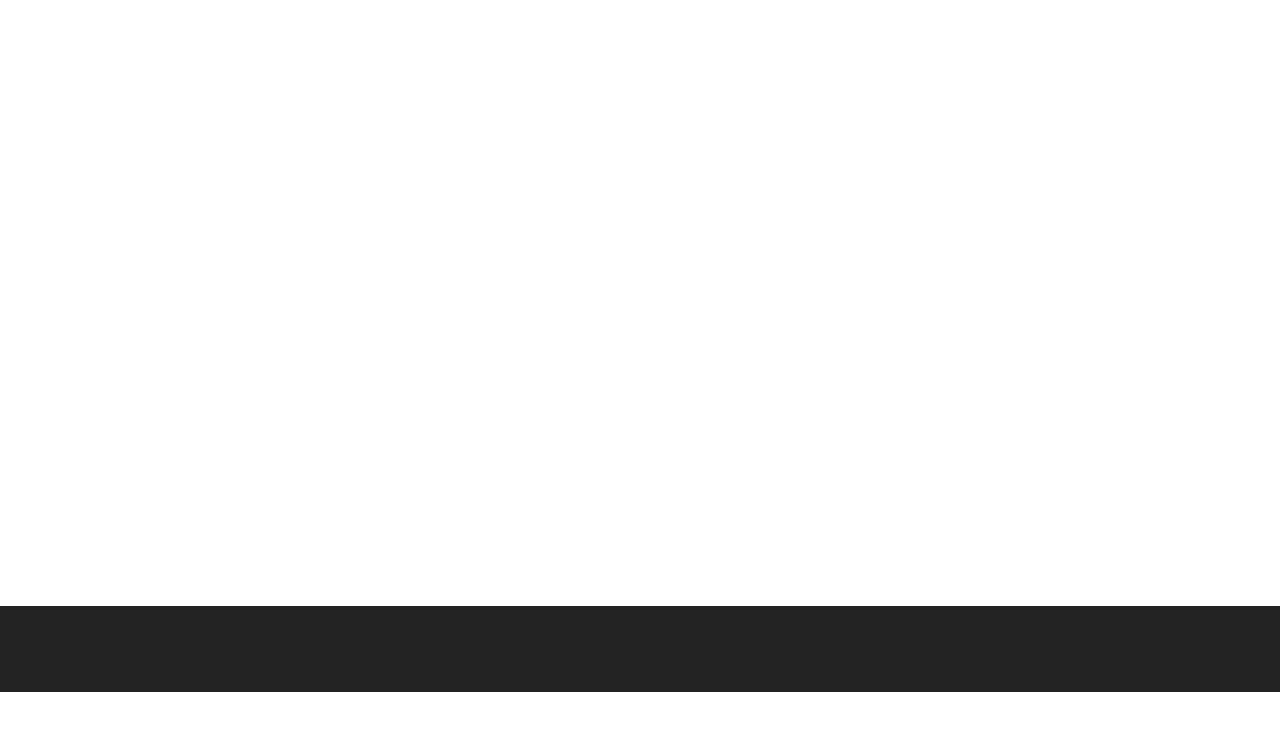
<file: page3.html>
<!DOCTYPE html>
<html  >
<head>
  <!-- Site made with Mobirise Website Builder v5.9.13, https://mobirise.com -->
  <meta charset="UTF-8">
  <meta http-equiv="X-UA-Compatible" content="IE=edge">
  <meta name="generator" content="Mobirise v5.9.13, mobirise.com">
  <meta name="viewport" content="width=device-width, initial-scale=1, minimum-scale=1">
  <link rel="shortcut icon" href="assets/images/cabinet-dmk-373x130.png" type="image/x-icon">
  <meta name="description" content="">
  
  
  <title>gymnastique adaptée</title>
  <link rel="stylesheet" href="assets/web/assets/mobirise-icons2/mobirise2.css">
  <link rel="stylesheet" href="assets/bootstrap/css/bootstrap.min.css">
  <link rel="stylesheet" href="assets/bootstrap/css/bootstrap-grid.min.css">
  <link rel="stylesheet" href="assets/bootstrap/css/bootstrap-reboot.min.css">
  <link rel="stylesheet" href="assets/animatecss/animate.css">
  <link rel="stylesheet" href="assets/dropdown/css/style.css">
  <link rel="stylesheet" href="assets/socicon/css/styles.css">
  <link rel="stylesheet" href="assets/theme/css/style.css">
  <link rel="preload" href="https://fonts.googleapis.com/css?family=Inter+Tight:100,200,300,400,500,600,700,800,900,100i,200i,300i,400i,500i,600i,700i,800i,900i&display=swap" as="style" onload="this.onload=null;this.rel='stylesheet'">
  <noscript><link rel="stylesheet" href="https://fonts.googleapis.com/css?family=Inter+Tight:100,200,300,400,500,600,700,800,900,100i,200i,300i,400i,500i,600i,700i,800i,900i&display=swap"></noscript>
  <link rel="preload" as="style" href="assets/mobirise/css/mbr-additional.css?v=gaAj9P"><link rel="stylesheet" href="assets/mobirise/css/mbr-additional.css?v=gaAj9P" type="text/css">

  
  
  
</head>
<body>
  
  <section data-bs-version="5.1" class="menu menu3 cid-u2sh7uCimi" once="menu" id="menu03-27">
	

	<nav class="navbar navbar-dropdown navbar-fixed-top navbar-expand-lg">
		<div class="container">
			<div class="navbar-brand">
				<span class="navbar-logo">
					<a href="index.html#slider03-22">
						<img src="assets/images/cabinet-dmk-373x130.png" alt="Mobirise Website Builder" style="height: 4rem;">
					</a>
				</span>
				
			</div>
			<button class="navbar-toggler" type="button" data-toggle="collapse" data-bs-toggle="collapse" data-target="#navbarSupportedContent" data-bs-target="#navbarSupportedContent" aria-controls="navbarNavAltMarkup" aria-expanded="false" aria-label="Toggle navigation">
				<div class="hamburger">
					<span></span>
					<span></span>
					<span></span>
					<span></span>
				</div>
			</button>
			<div class="collapse navbar-collapse" id="navbarSupportedContent">
				<ul class="navbar-nav nav-dropdown" data-app-modern-menu="true"><li class="nav-item dropdown">
						<a class="nav-link link text-secondary dropdown-toggle display-4" href="index.html#header09-q" data-toggle="dropdown-submenu" data-bs-toggle="dropdown" data-bs-auto-close="outside" aria-expanded="false">Séances</a><div class="dropdown-menu" aria-labelledby="dropdown-263"><a class="text-secondary dropdown-item text-primary display-4" href="page1.html">Séance de rééducation</a><a class="text-secondary dropdown-item text-primary display-4" href="page3.html">Gymnastique adaptée</a><a class="text-secondary dropdown-item text-primary display-4" href="page4.html">Soins relaxants</a></div>
					</li><li class="nav-item"><a class="nav-link link text-secondary text-primary display-4" href="index.html#features04-w">Tarifs</a></li></ul>
				
				<div class="navbar-buttons mbr-section-btn"><a class="btn btn-secondary-outline display-4" href="index.html#contacts02-9"><span class="mobi-mbri mobi-mbri-phone mbr-iconfont mbr-iconfont-btn"></span>Contact</a></div>
			</div>
		</div>
	</nav>
</section>

<section data-bs-version="5.1" class="header1 cid-uNKMF7dqit" id="header01-29">
	

	
	

	<div class="container-fluid">
		<div class="row justify-content-center">
			<div class="col-12 col-md-12 col-lg-6 image-wrapper">
				<img class="w-100" src="assets/images/cours-fitness-danse-plat-gens-1357x904.png" alt="Mobirise Website Builder">
			</div>
			<div class="col-12 col-lg col-md-12">
				<div class="text-wrapper align-left">
					<h1 class="mbr-section-title mbr-fonts-style mb-4 display-2"><strong>Cours de Gymnastique adaptée</strong></h1>
					<p class="mbr-text mbr-fonts-style mb-4 display-4">Reprenez une activité physique en toute sécurité dans un cadre adapté à votre état de santé .<br>Pour prévenir et améliorer les maladies chroniques.&nbsp;<br>Pour réduire la progression des atteintes rhumatismales et diminuer vos douleurs.<br><strong><br>Le mouvement, c'est la vie!</strong></p>
					
				</div>
			</div>
		</div>
	</div>
</section>

<section data-bs-version="5.1" class="features032 cid-uNKN2uzHb8" id="features032-2b">
  

  
  
  <div class="container">
    <div class="row justify-content-center">
      
    </div>
    <div class="row">
      <div class="item features-without-image col-12 col-lg-3 item-mb active">
        <div class="item-wrapper">
          <div class="card-box align-left">
            
            <h5 class="card-title mbr-fonts-style display-5"><strong>Cadre sécurisé</strong></h5>
            <p class="card-text mbr-fonts-style display-7">Le cabinet de kinésithérapie dispose de<strong> matériel adapté</strong> pour la réalisation des exercices et du <strong>matériel de soins</strong> nécessaire (oxymètre de pouls, tensiomètre).</p>
          </div>
        </div>
      </div>
      
      <div class="item features-without-image col-12 col-lg-3 item-mb">
        <div class="item-wrapper">
          <div class="card-box align-left">
            
            <h5 class="card-title mbr-fonts-style display-5"><strong>Professionnel de santé</strong></h5>
            <p class="card-text mbr-fonts-style display-7">Le cours de gymnastique est réalisé pour votre <strong>kinésithérapeute.&nbsp;</strong></p>
          </div>
        </div>
      </div><div class="item features-without-image col-12 col-lg-3 item-mb">
        <div class="item-wrapper">
          <div class="card-box align-left">
            
            <h5 class="card-title mbr-fonts-style display-5"><strong>Exercices adaptés</strong></h5>
            <p class="card-text mbr-fonts-style display-7"><strong>Renforcement musculaire<br>Travail de l'équilibre et de la coordination&nbsp;</strong><br> fonction de vos douleurs et de vos pathologies.</p>
          </div>
        </div>
      </div><div class="item features-without-image col-12 col-lg-3 item-mb">
        <div class="item-wrapper">
          <div class="card-box align-left">
            
            <h5 class="card-title mbr-fonts-style display-5"><strong>Groupe réduit</strong></h5>
            <p class="card-text mbr-fonts-style display-7"><strong>6 personnes</strong> max afin d'être à l'écoute des besoins de chacun.</p>
          </div>
        </div>
      </div>
      
      
      
    </div>
  </div>
</section>

<section data-bs-version="5.1" class="features21 cid-uNKU0YWKFT" id="features021-2c">
  

  
  
  <div class="container">
    <div class="row mb-5 justify-content-center">
      <div class="col-12 mb-0 content-head">
        <h3 class="mbr-section-title mbr-fonts-style align-center mb-0 display-2"><strong>Suis-je concerné(e)?</strong></h3>
        
      </div>
    </div>
    <div class="row mbr-masonry" data-masonry="{&quot;percentPosition&quot;: true }">
      <div class="item features-without-image col-12 col-md-6 col-lg-4 active">
        <div class="item-wrapper">
          <div class="card-box align-left">
            <div class="img-wrapper mb-3">
              <img src="assets/images/ai-generated-8814074-1280-511x511.jpg" alt="" data-slide-to="1" data-bs-slide-to="1">
            </div>
            <h5 class="card-title mbr-fonts-style display-5"><strong>Pathologies cardiaques</strong></h5>
            <p class="card-text mbr-fonts-style display-7">Hypertension artérielle, post-infarctus à distance, coronaropathie...</p>
          </div>
        </div>
      </div>
      
      <div class="item features-without-image col-12 col-md-6 col-lg-4">
        <div class="item-wrapper">
          <div class="card-box align-left">
            <div class="img-wrapper mb-3">
              <img src="assets/images/rm373batch7-18a-511x511.jpg" alt="" data-slide-to="2" data-bs-slide-to="2">
            </div>
            <h5 class="card-title mbr-fonts-style display-5"><strong>Pathologies respiratoires</strong></h5>
            <p class="card-text mbr-fonts-style display-7">BPCO, dilatation des bronches, emphysème, fibrose pulmonaire, lobectomie, sarcoïdose, séquelles de tuberculose.
            </p>
          </div>
        </div>
      </div><div class="item features-without-image col-12 col-md-6 col-lg-4">
        <div class="item-wrapper">
          <div class="card-box align-left">
            <div class="img-wrapper mb-3">
              <img src="assets/images/ai-generated-8451407-1280-1087x1087.png" alt="" data-slide-to="3" data-bs-slide-to="3">
            </div>
            <h5 class="card-title mbr-fonts-style display-5"><strong>Pathologies neurologiques</strong></h5>
            <p class="card-text mbr-fonts-style display-7">Parkinson, AVC ancien, traumas craniens, <br><em>(Un bilan à 20 000 FCFA est nécessaire pour l'évaluation des capacités motrices et cognitives)</em></p>
          </div>
        </div>
      </div><div class="item features-without-image col-12 col-md-6 col-lg-4">
        <div class="item-wrapper">
          <div class="card-box align-left">
            <div class="img-wrapper mb-3">
              <img src="assets/images/herniated-disc-8941869-1280-160x107.jpg" alt="" data-slide-to="4" data-bs-slide-to="4">
            </div>
            <h5 class="card-title mbr-fonts-style display-5"><strong>Rhumatisme/ Arthrose</strong></h5>
            <p class="card-text mbr-fonts-style display-7">Arthropathie, discopathie, spondylatrite ankylosante, polyarthrite rhumatoïde...</p>
          </div>
        </div>
      </div><div class="item features-without-image col-12 col-md-6 col-lg-4">
        <div class="item-wrapper">
          <div class="card-box align-left">
            <div class="img-wrapper mb-3">
              <img src="assets/images/satellite-express-3612851-1280-160x107.jpg" alt="" data-slide-to="4" data-bs-slide-to="4">
            </div>
            <h5 class="card-title mbr-fonts-style display-5"><strong>Diabètique/ Obésité</strong></h5>
            <p class="card-text mbr-fonts-style display-7">Dans le cadre d'une sédentarité.</p>
          </div>
        </div>
      </div><div class="item features-without-image col-12 col-md-6 col-lg-4">
        <div class="item-wrapper">
          <div class="card-box align-left">
            <div class="img-wrapper mb-3">
              <img src="assets/images/ruban-rose-et-ruban-bleu-comme-le-sigle-sida-160x160.jpg" alt="" data-slide-to="5" data-bs-slide-to="5">
            </div>
            <h5 class="card-title mbr-fonts-style display-5"><strong>Oncolgie</strong></h5>
            <p class="card-text mbr-fonts-style display-7">
              Suite d'un cancer opéré ou non.</p>
          </div>
        </div>
      </div>
      
      
      
    </div>
  </div>
</section>

<section data-bs-version="5.1" class="features6 start cid-uNKMKJHn0o" id="features06-2a">
	
	
	<div class="container">
		<div class="row justify-content-center">
			<div class="col-12 content-head">
				
			</div>
		</div>
		<div class="row">
			<div class="item features-image col-12 col-md-6 col-lg-4">
				<div class="item-wrapper">
					<div class="item-img">
						<img src="assets/images/agenda-2295709-1280-815x543.jpg" alt="Mobirise Website Builder">
					</div>
					<div class="item-content">
						<h5 class="item-title mbr-fonts-style display-5"><strong>Horaires</strong></h5>
						<p class="mbr-text mbr-fonts-style display-7">Tous les <strong>lundi et jeudi de 14H00 à 15H00<br>sur inscription.</strong><br>Un entretien est nécessaire au préalable (par téléphone, whatsapp ou sur place) afin de vous connaître et pour adapter les exercices.<br><br><em>Pour les personnes ayant une pathologie neurologique, une séance de bilan sur rendez-vous à 20 000FCFA est obligatoire.</em></p>
						
					</div>
				</div>
			</div>
			<div class="item features-image col-12 col-md-6 col-lg-4">
				<div class="item-wrapper">
					<div class="item-img">
						<img src="assets/images/argent-bloc-notes-calculatrice-table-815x543.jpg" alt="Mobirise Website Builder">
					</div>
					<div class="item-content">
						<h5 class="item-title mbr-fonts-style display-5">
							<strong>Tarifs</strong></h5>
						<p class="mbr-text mbr-fonts-style display-7"><strong>10 000 FCFA/cours</strong><br><br><em>Possibilité de remboursement si prescription médicale et assurance privée </em><br>(parlez-en à votre médecin!)</p>
						
					</div>
				</div>
			</div>
			<div class="item features-image col-12 col-md-6 col-lg-4">
				<div class="item-wrapper">
					<div class="item-img">
						<img src="assets/images/clock-2174116-1281-815x815.jpg" alt="Mobirise Website Builder">
					</div>
					<div class="item-content">
						<h5 class="item-title mbr-fonts-style display-5"><strong>Durée</strong></h5>
						<p class="mbr-text mbr-fonts-style display-7"><strong>60 minutes:</strong><br>- 50min de gymnastique<br>- 10min de relaxation</p>
						
					</div>
				</div>
			</div>
		</div>
	</div>
</section>

<section data-bs-version="5.1" class="footer1 programm5 cid-tJS9NNcTLZ" once="footers" id="footer03-28">

        

    

    <div class="container">
        <div class="row">

            

            <div class="col-12">
                
            </div>
            <div class="col-12 mt-5">
                <p class="mbr-fonts-style copyright display-7">
                    © Copyright 2024 <a href="index.html#top" class="text-primary">DUFLOT MK</a> - All Rights Reserved
                </p>
            </div>
        </div>
    </div>
</section><section class="display-7" style="padding: 0;align-items: center;justify-content: center;flex-wrap: wrap;    align-content: center;display: flex;position: relative;height: 4rem;"><a href="https://mobiri.se/657703" style="flex: 1 1;height: 4rem;position: absolute;width: 100%;z-index: 1;"><img alt="" style="height: 4rem;" src="[data-uri]"></a><p style="margin: 0;text-align: center;" class="display-7">&#8204;</p><a style="z-index:1" href="https://mobirise.com/builder/ai-website-creator.html">AI Website Creator</a></section><script src="assets/bootstrap/js/bootstrap.bundle.min.js"></script>  <script src="assets/smoothscroll/smooth-scroll.js"></script>  <script src="assets/ytplayer/index.js"></script>  <script src="assets/dropdown/js/navbar-dropdown.js"></script>  <script src="assets/masonry/masonry.pkgd.min.js"></script>  <script src="assets/imagesloaded/imagesloaded.pkgd.min.js"></script>  <script src="assets/theme/js/script.js"></script>  
  
  
  <input name="animation" type="hidden">
  </body>
</html>
</file>
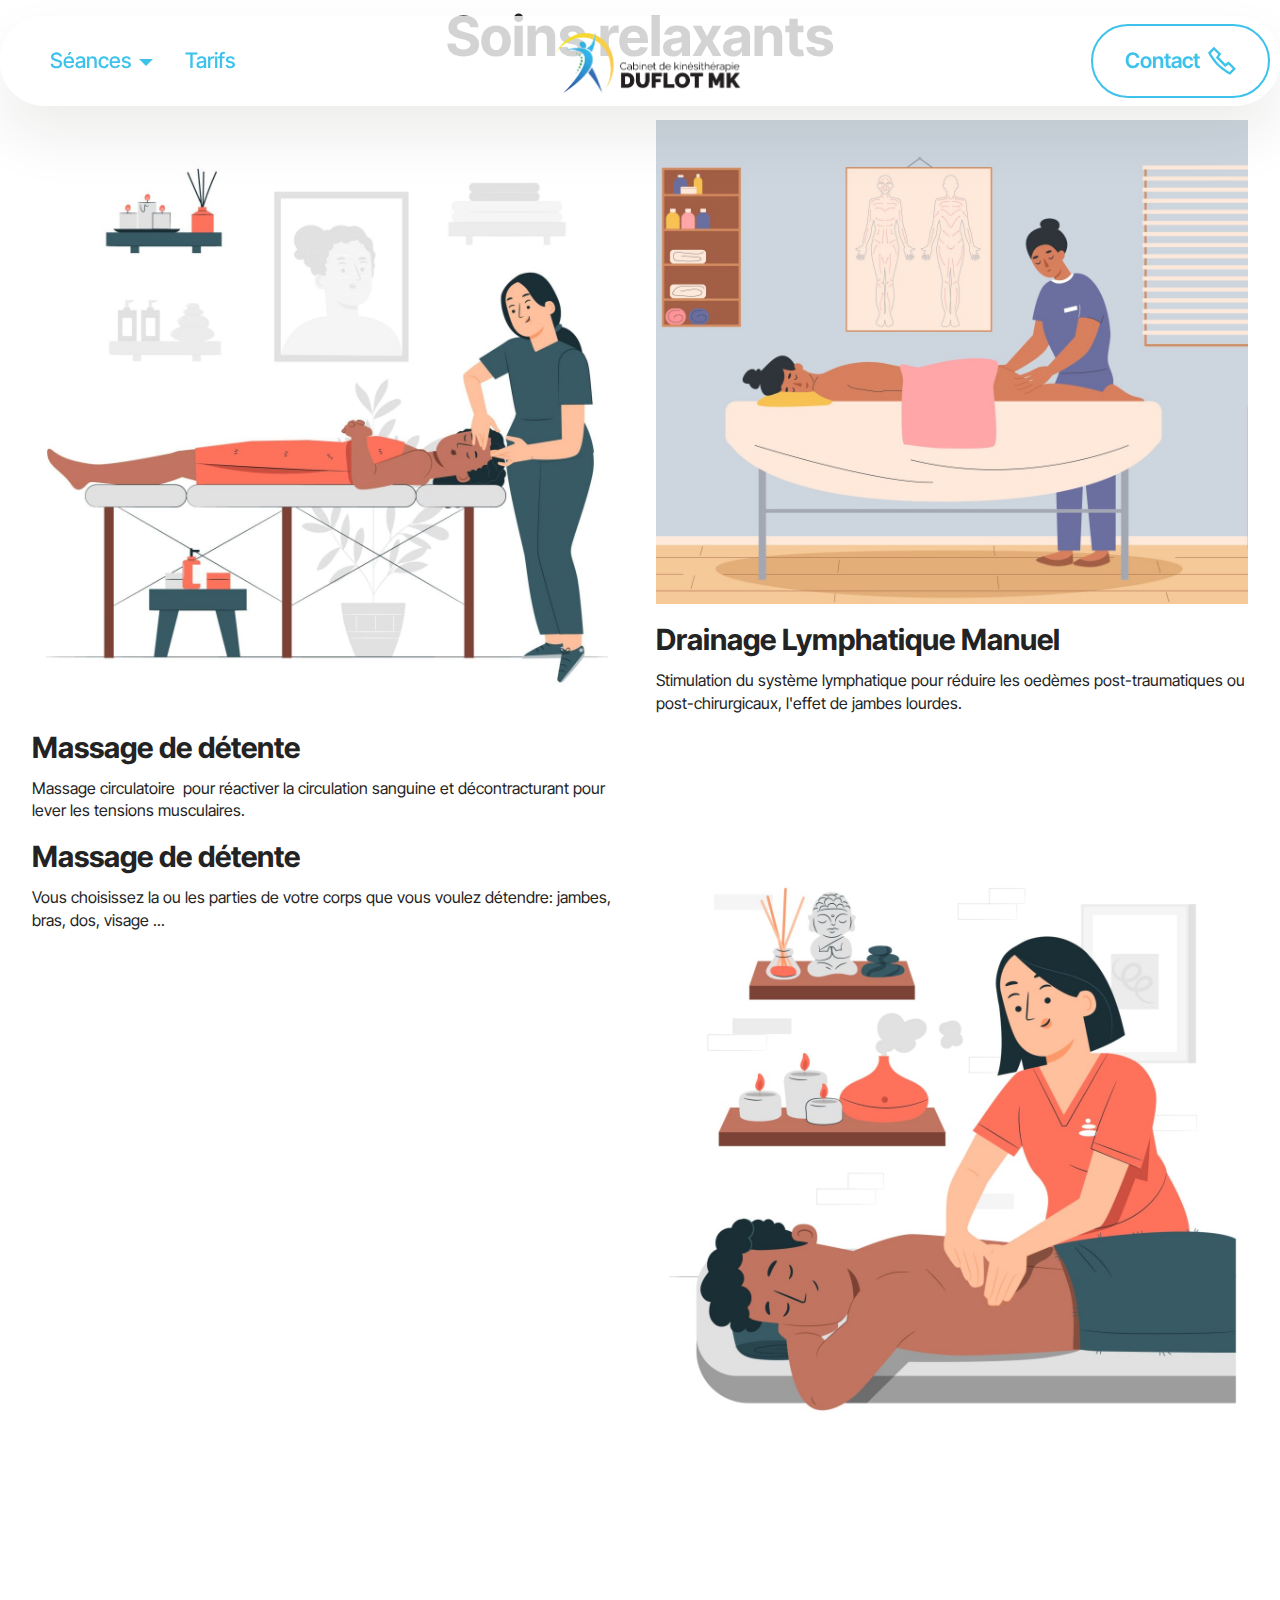
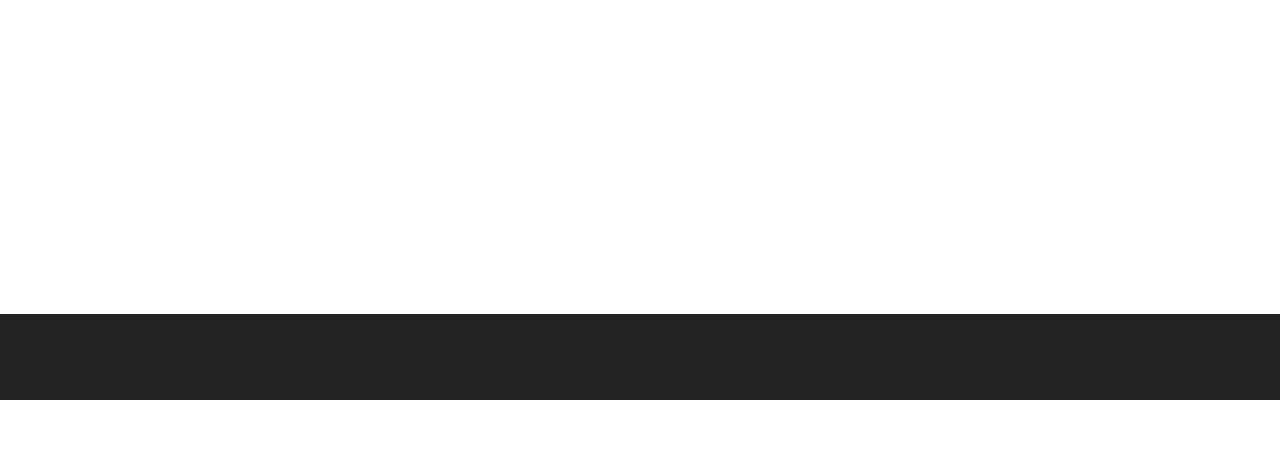
<file: page4.html>
<!DOCTYPE html>
<html  >
<head>
  <!-- Site made with Mobirise Website Builder v5.9.13, https://mobirise.com -->
  <meta charset="UTF-8">
  <meta http-equiv="X-UA-Compatible" content="IE=edge">
  <meta name="generator" content="Mobirise v5.9.13, mobirise.com">
  <meta name="viewport" content="width=device-width, initial-scale=1, minimum-scale=1">
  <link rel="shortcut icon" href="assets/images/cabinet-dmk-373x130.png" type="image/x-icon">
  <meta name="description" content="">
  
  
  <title>soins relaxants</title>
  <link rel="stylesheet" href="assets/web/assets/mobirise-icons2/mobirise2.css">
  <link rel="stylesheet" href="assets/bootstrap/css/bootstrap.min.css">
  <link rel="stylesheet" href="assets/bootstrap/css/bootstrap-grid.min.css">
  <link rel="stylesheet" href="assets/bootstrap/css/bootstrap-reboot.min.css">
  <link rel="stylesheet" href="assets/animatecss/animate.css">
  <link rel="stylesheet" href="assets/dropdown/css/style.css">
  <link rel="stylesheet" href="assets/socicon/css/styles.css">
  <link rel="stylesheet" href="assets/theme/css/style.css">
  <link rel="preload" href="https://fonts.googleapis.com/css?family=Inter+Tight:100,200,300,400,500,600,700,800,900,100i,200i,300i,400i,500i,600i,700i,800i,900i&display=swap" as="style" onload="this.onload=null;this.rel='stylesheet'">
  <noscript><link rel="stylesheet" href="https://fonts.googleapis.com/css?family=Inter+Tight:100,200,300,400,500,600,700,800,900,100i,200i,300i,400i,500i,600i,700i,800i,900i&display=swap"></noscript>
  <link rel="preload" as="style" href="assets/mobirise/css/mbr-additional.css?v=d1JYC3"><link rel="stylesheet" href="assets/mobirise/css/mbr-additional.css?v=d1JYC3" type="text/css">

  
  
  
</head>
<body>
  
  <section data-bs-version="5.1" class="menu menu3 cid-u2sh7uCimi" once="menu" id="menu03-2d">
	

	<nav class="navbar navbar-dropdown navbar-fixed-top navbar-expand-lg">
		<div class="container">
			<div class="navbar-brand">
				<span class="navbar-logo">
					<a href="index.html#slider03-22">
						<img src="assets/images/cabinet-dmk-373x130.png" alt="Mobirise Website Builder" style="height: 4rem;">
					</a>
				</span>
				
			</div>
			<button class="navbar-toggler" type="button" data-toggle="collapse" data-bs-toggle="collapse" data-target="#navbarSupportedContent" data-bs-target="#navbarSupportedContent" aria-controls="navbarNavAltMarkup" aria-expanded="false" aria-label="Toggle navigation">
				<div class="hamburger">
					<span></span>
					<span></span>
					<span></span>
					<span></span>
				</div>
			</button>
			<div class="collapse navbar-collapse" id="navbarSupportedContent">
				<ul class="navbar-nav nav-dropdown" data-app-modern-menu="true"><li class="nav-item dropdown">
						<a class="nav-link link text-secondary dropdown-toggle display-4" href="index.html#header09-q" data-toggle="dropdown-submenu" data-bs-toggle="dropdown" data-bs-auto-close="outside" aria-expanded="false">Séances</a><div class="dropdown-menu" aria-labelledby="dropdown-263"><a class="text-secondary dropdown-item text-primary display-4" href="page1.html">Séance de rééducation</a><a class="text-secondary dropdown-item text-primary display-4" href="page3.html">Gymnastique adaptée</a><a class="text-secondary dropdown-item text-primary display-4" href="page4.html">Soins relaxants</a></div>
					</li><li class="nav-item"><a class="nav-link link text-secondary text-primary display-4" href="index.html#features04-w">Tarifs</a></li></ul>
				
				<div class="navbar-buttons mbr-section-btn"><a class="btn btn-secondary-outline display-4" href="index.html#contacts02-9"><span class="mobi-mbri mobi-mbri-phone mbr-iconfont mbr-iconfont-btn"></span>Contact</a></div>
			</div>
		</div>
	</nav>
</section>

<section data-bs-version="5.1" class="features03 cid-uNZBTZ2DQ9" id="features03-2f">
	
	
	<div class="container">
		<div class="row justify-content-center mb-5">
			<div class="col-12 content-head">
				<div class="mbr-section-head">
					<h4 class="mbr-section-title mbr-fonts-style align-center mb-0 display-2">
						<strong>Soins relaxants</strong></h4>
					
				</div>
			</div>
		</div>
		<div class="row">
			<div class="item features-image col-12 col-md-6 col-lg-6 active">
				<div class="item-wrapper">
					<div class="item-img mb-3">
						<img src="assets/images/6168337-1-1256x1256.jpg" alt="Mobirise Website Builder" title="">
					</div>
					<div class="item-content align-left">
						<h5 class="item-title mbr-fonts-style mt-0 mb-2 display-5">
							<strong>Massage de détente</strong></h5>
						<p class="mbr-text mbr-fonts-style mb-3 display-7">
						    Massage circulatoire&nbsp; pour réactiver la circulation sanguine et décontracturant pour lever les tensions musculaires.</p>
						
					</div>
				</div>
			</div>
			<div class="item features-image col-12 col-md-6 col-lg-6">
				<div class="item-wrapper">
					<div class="item-img mb-3">
						<img src="assets/images/2301.q894.014.s.m009.c10.types-massage-flat-illustration-1256x1028.jpg" alt="Mobirise Website Builder" title="" data-slide-to="1" data-bs-slide-to="1">
					</div>
					<div class="item-content align-left">
						<h5 class="item-title mbr-fonts-style mb-2 mt-0 display-5">
							<strong>Drainage Lymphatique Manuel</strong></h5>
						<p class="mbr-text mbr-fonts-style mb-3 display-7">Stimulation du système lymphatique pour réduire les oedèmes post-traumatiques ou post-chirurgicaux, l'effet de jambes lourdes.<br>
						</p>
						
					</div>
				</div>
			</div>
			
		</div>
	</div>
</section>

<section data-bs-version="5.1" class="features027 cid-uNZC7Ueehz" id="features027-2g">
	

	
	

	<div class="container">
		


		<div class="row justify-content-center  blockContent">
			<div class="col-12 col-lg">
				<div class="item features-without-image col-12 col-md-12 col-lg-12 active">
					<div class="item-wrapper">
						<div class="item-content">
							
							<h4 class="card-title mbr-fonts-style display-5">
								<strong>Massage de détente</strong><strong><br></strong></h4>
							<p class="card-text mbr-fonts-style mt-0 mb-0 display-7">Vous choisissez la ou les parties de votre corps que vous voulez détendre: jambes, bras, dos, visage ...</p>
							
						</div>

					</div>
				</div>
				<div class="item features-without-image col-12 col-md-12 col-lg-12">
					<div class="item-wrapper">
						<div class="item-content">
							
							<h4 class="card-title mbr-fonts-style display-5"><strong>Durée</strong></h4>
							<p class="card-text mbr-fonts-style mt-0 mb-0 display-7">Vous choisissez la durée de votre massage 30 ou 60 minutes.
							</p>
							
						</div>

					</div>
				</div>
				<div class="item features-without-image col-12 col-md-12 col-lg-12">
					<div class="item-wrapper">
						<div class="item-content">
							
							<h4 class="card-title mbr-fonts-style display-5"><strong>Tarifs</strong></h4>
							<p class="card-text mbr-fonts-style mt-0 mb-0 display-7"><strong>15 000 FCFA&nbsp;</strong>pour 30 minutes<br><strong>25 000 FCFA&nbsp;</strong>pour 60 minutes</p>
							
						</div>
					</div>
				</div>
			</div>
			<div class="col-12 col-lg-6">
				<div class="image-wrapper">
					<img class="w-100" src="assets/images/9236026-2-1256x1256.jpg" alt="Mobirise Website Builder">
				</div>
			</div>

		</div>
	</div>
</section>

<section data-bs-version="5.1" class="features027 cid-uNZCc1zfvX" id="features027-2h">
	

	
	

	<div class="container">
		


		<div class="row justify-content-center  blockContent">
			<div class="col-12 col-lg">
				<div class="item features-without-image col-12 col-md-12 col-lg-12 active">
					<div class="item-wrapper">
						<div class="item-content">
							
							<h4 class="card-title mbr-fonts-style display-5">
								<strong>Drainage Lymphatique Manuel</strong><br></h4>
							<p class="card-text mbr-fonts-style mt-0 mb-0 display-7">Il s'effectue sur la partie de votre corps où se situe votre ou vos oedèmes.
							</p>
							
						</div>

					</div>
				</div>
				<div class="item features-without-image col-12 col-md-12 col-lg-12">
					<div class="item-wrapper">
						<div class="item-content">
							
							<h4 class="card-title mbr-fonts-style display-5">
								<strong>Durée</strong></h4>
							<p class="card-text mbr-fonts-style mt-0 mb-0 display-7">Pour un membre (bras ou jambe) 30 minutes<br>Pour deux membres 60 minutes</p>
							
						</div>

					</div>
				</div>
				<div class="item features-without-image col-12 col-md-12 col-lg-12">
					<div class="item-wrapper">
						<div class="item-content">
							
							<h4 class="card-title mbr-fonts-style display-5">
								<strong>Tarifs</strong></h4>
							<p class="card-text mbr-fonts-style mt-0 mb-0 display-7">Pour un membre <strong>20 000 FCFA</strong><br>Pour 2 membres<strong> 35 000 FCFA</strong><br><em>(dans un contexte post traumatique ou chirurgical, avec une assurance privée et sur prescription médicale, les séances peuvent être remboursées)</em></p>
							
						</div>
					</div>
				</div>
			</div>
			<div class="col-12 col-lg-6">
				<div class="image-wrapper">
					<img class="w-100" src="assets/images/2301.q894.014.s.m009.c10.types-massage-flat-illustration-1256x1028.jpg" alt="Mobirise Website Builder">
				</div>
			</div>

		</div>
	</div>
</section>

<section data-bs-version="5.1" class="footer1 programm5 cid-tJS9NNcTLZ" once="footers" id="footer03-2e">

        

    

    <div class="container">
        <div class="row">

            

            <div class="col-12">
                
            </div>
            <div class="col-12 mt-5">
                <p class="mbr-fonts-style copyright display-7">
                    © Copyright 2024 <a href="index.html#top" class="text-primary">DUFLOT MK</a> - All Rights Reserved
                </p>
            </div>
        </div>
    </div>
</section><section class="display-7" style="padding: 0;align-items: center;justify-content: center;flex-wrap: wrap;    align-content: center;display: flex;position: relative;height: 4rem;"><a href="https://mobiri.se/657703" style="flex: 1 1;height: 4rem;position: absolute;width: 100%;z-index: 1;"><img alt="" style="height: 4rem;" src="[data-uri]"></a><p style="margin: 0;text-align: center;" class="display-7">&#8204;</p><a style="z-index:1" href="https://mobirise.com"> Website Builder Software</a></section><script src="assets/bootstrap/js/bootstrap.bundle.min.js"></script>  <script src="assets/smoothscroll/smooth-scroll.js"></script>  <script src="assets/ytplayer/index.js"></script>  <script src="assets/dropdown/js/navbar-dropdown.js"></script>  <script src="assets/theme/js/script.js"></script>  
  
  
  <input name="animation" type="hidden">
  </body>
</html>
</file>
<file: assets/web/assets/mobirise-icons2/mobirise2.css>
@font-face {
  font-family: 'Moririse2';
  font-display: swap;
  src:  url('mobirise2.eot?f2bix4');
  src:  url('mobirise2.eot?f2bix4#iefix') format('embedded-opentype'),
    url('mobirise2.ttf?f2bix4') format('truetype'),
    url('mobirise2.woff?f2bix4') format('woff'),
    url('mobirise2.svg?f2bix4#mobirise2') format('svg');
  font-weight: normal;
  font-style: normal;
}

[class^="mobi-"], [class*=" mobi-"] {
  /* use !important to prevent issues with browser extensions that change fonts */
  font-family: 'Moririse2' !important;
  speak: none;
  font-style: normal;
  font-weight: normal;
  font-variant: normal;
  text-transform: none;
  line-height: 1;

  /* Better Font Rendering =========== */
  -webkit-font-smoothing: antialiased;
  -moz-osx-font-smoothing: grayscale;
}

.mobi-mbri-add-submenu:before {
  content: "\e900";
}
.mobi-mbri-alert:before {
  content: "\e901";
}
.mobi-mbri-align-center:before {
  content: "\e902";
}
.mobi-mbri-align-justify:before {
  content: "\e903";
}
.mobi-mbri-align-left:before {
  content: "\e904";
}
.mobi-mbri-align-right:before {
  content: "\e905";
}
.mobi-mbri-android:before {
  content: "\e906";
}
.mobi-mbri-apple:before {
  content: "\e907";
}
.mobi-mbri-arrow-down:before {
  content: "\e908";
}
.mobi-mbri-arrow-next:before {
  content: "\e909";
}
.mobi-mbri-arrow-prev:before {
  content: "\e90a";
}
.mobi-mbri-arrow-up:before {
  content: "\e90b";
}
.mobi-mbri-bold:before {
  content: "\e90c";
}
.mobi-mbri-bookmark:before {
  content: "\e90d";
}
.mobi-mbri-bootstrap:before {
  content: "\e90e";
}
.mobi-mbri-briefcase:before {
  content: "\e90f";
}
.mobi-mbri-browse:before {
  content: "\e910";
}
.mobi-mbri-bulleted-list:before {
  content: "\e911";
}
.mobi-mbri-calendar:before {
  content: "\e912";
}
.mobi-mbri-camera:before {
  content: "\e913";
}
.mobi-mbri-cart-add:before {
  content: "\e914";
}
.mobi-mbri-cart-full:before {
  content: "\e915";
}
.mobi-mbri-cash:before {
  content: "\e916";
}
.mobi-mbri-change-style:before {
  content: "\e917";
}
.mobi-mbri-chat:before {
  content: "\e918";
}
.mobi-mbri-clock:before {
  content: "\e919";
}
.mobi-mbri-close:before {
  content: "\e91a";
}
.mobi-mbri-cloud:before {
  content: "\e91b";
}
.mobi-mbri-code:before {
  content: "\e91c";
}
.mobi-mbri-contact-form:before {
  content: "\e91d";
}
.mobi-mbri-credit-card:before {
  content: "\e91e";
}
.mobi-mbri-cursor-click:before {
  content: "\e91f";
}
.mobi-mbri-cust-feedback:before {
  content: "\e920";
}
.mobi-mbri-database:before {
  content: "\e921";
}
.mobi-mbri-delivery:before {
  content: "\e922";
}
.mobi-mbri-desktop:before {
  content: "\e923";
}
.mobi-mbri-devices:before {
  content: "\e924";
}
.mobi-mbri-down:before {
  content: "\e925";
}
.mobi-mbri-download-2:before {
  content: "\e926";
}
.mobi-mbri-download:before {
  content: "\e927";
}
.mobi-mbri-drag-n-drop-2:before {
  content: "\e928";
}
.mobi-mbri-drag-n-drop:before {
  content: "\e929";
}
.mobi-mbri-edit-2:before {
  content: "\e92a";
}
.mobi-mbri-edit:before {
  content: "\e92b";
}
.mobi-mbri-error:before {
  content: "\e92c";
}
.mobi-mbri-extension:before {
  content: "\e92d";
}
.mobi-mbri-features:before {
  content: "\e92e";
}
.mobi-mbri-file:before {
  content: "\e92f";
}
.mobi-mbri-flag:before {
  content: "\e930";
}
.mobi-mbri-folder:before {
  content: "\e931";
}
.mobi-mbri-gift:before {
  content: "\e932";
}
.mobi-mbri-github:before {
  content: "\e933";
}
.mobi-mbri-globe-2:before {
  content: "\e934";
}
.mobi-mbri-globe:before {
  content: "\e935";
}
.mobi-mbri-growing-chart:before {
  content: "\e936";
}
.mobi-mbri-hearth:before {
  content: "\e937";
}
.mobi-mbri-help:before {
  content: "\e938";
}
.mobi-mbri-home:before {
  content: "\e939";
}
.mobi-mbri-hot-cup:before {
  content: "\e93a";
}
.mobi-mbri-idea:before {
  content: "\e93b";
}
.mobi-mbri-image-gallery:before {
  content: "\e93c";
}
.mobi-mbri-image-slider:before {
  content: "\e93d";
}
.mobi-mbri-info:before {
  content: "\e93e";
}
.mobi-mbri-italic:before {
  content: "\e93f";
}
.mobi-mbri-key:before {
  content: "\e940";
}
.mobi-mbri-laptop:before {
  content: "\e941";
}
.mobi-mbri-layers:before {
  content: "\e942";
}
.mobi-mbri-left-right:before {
  content: "\e943";
}
.mobi-mbri-left:before {
  content: "\e944";
}
.mobi-mbri-letter:before {
  content: "\e945";
}
.mobi-mbri-like:before {
  content: "\e946";
}
.mobi-mbri-link:before {
  content: "\e947";
}
.mobi-mbri-lock:before {
  content: "\e948";
}
.mobi-mbri-login:before {
  content: "\e949";
}
.mobi-mbri-logout:before {
  content: "\e94a";
}
.mobi-mbri-magic-stick:before {
  content: "\e94b";
}
.mobi-mbri-map-pin:before {
  content: "\e94c";
}
.mobi-mbri-menu:before {
  content: "\e94d";
}
.mobi-mbri-mobile-2:before {
  content: "\e94e";
}
.mobi-mbri-mobile-horizontal:before {
  content: "\e94f";
}
.mobi-mbri-mobile:before {
  content: "\e950";
}
.mobi-mbri-mobirise:before {
  content: "\e951";
}
.mobi-mbri-more-horizontal:before {
  content: "\e952";
}
.mobi-mbri-more-vertical:before {
  content: "\e953";
}
.mobi-mbri-music:before {
  content: "\e954";
}
.mobi-mbri-new-file:before {
  content: "\e955";
}
.mobi-mbri-numbered-list:before {
  content: "\e956";
}
.mobi-mbri-opened-folder:before {
  content: "\e957";
}
.mobi-mbri-pages:before {
  content: "\e958";
}
.mobi-mbri-paper-plane:before {
  content: "\e959";
}
.mobi-mbri-paperclip:before {
  content: "\e95a";
}
.mobi-mbri-phone:before {
  content: "\e95b";
}
.mobi-mbri-photo:before {
  content: "\e95c";
}
.mobi-mbri-photos:before {
  content: "\e95d";
}
.mobi-mbri-pin:before {
  content: "\e95e";
}
.mobi-mbri-play:before {
  content: "\e95f";
}
.mobi-mbri-plus:before {
  content: "\e960";
}
.mobi-mbri-preview:before {
  content: "\e961";
}
.mobi-mbri-print:before {
  content: "\e962";
}
.mobi-mbri-protect:before {
  content: "\e963";
}
.mobi-mbri-question:before {
  content: "\e964";
}
.mobi-mbri-quote-left:before {
  content: "\e965";
}
.mobi-mbri-quote-right:before {
  content: "\e966";
}
.mobi-mbri-redo:before {
  content: "\e967";
}
.mobi-mbri-refresh:before {
  content: "\e968";
}
.mobi-mbri-responsive-2:before {
  content: "\e969";
}
.mobi-mbri-responsive:before {
  content: "\e96a";
}
.mobi-mbri-right:before {
  content: "\e96b";
}
.mobi-mbri-rocket:before {
  content: "\e96c";
}
.mobi-mbri-sad-face:before {
  content: "\e96d";
}
.mobi-mbri-sale:before {
  content: "\e96e";
}
.mobi-mbri-save:before {
  content: "\e96f";
}
.mobi-mbri-search:before {
  content: "\e970";
}
.mobi-mbri-setting-2:before {
  content: "\e971";
}
.mobi-mbri-setting-3:before {
  content: "\e972";
}
.mobi-mbri-setting:before {
  content: "\e973";
}
.mobi-mbri-share:before {
  content: "\e974";
}
.mobi-mbri-shopping-bag:before {
  content: "\e975";
}
.mobi-mbri-shopping-basket:before {
  content: "\e976";
}
.mobi-mbri-shopping-cart:before {
  content: "\e977";
}
.mobi-mbri-sites:before {
  content: "\e978";
}
.mobi-mbri-smile-face:before {
  content: "\e979";
}
.mobi-mbri-speed:before {
  content: "\e97a";
}
.mobi-mbri-star:before {
  content: "\e97b";
}
.mobi-mbri-success:before {
  content: "\e97c";
}
.mobi-mbri-sun:before {
  content: "\e97d";
}
.mobi-mbri-sun2:before {
  content: "\e97e";
}
.mobi-mbri-tablet-vertical:before {
  content: "\e97f";
}
.mobi-mbri-tablet:before {
  content: "\e980";
}
.mobi-mbri-target:before {
  content: "\e981";
}
.mobi-mbri-timer:before {
  content: "\e982";
}
.mobi-mbri-to-ftp:before {
  content: "\e983";
}
.mobi-mbri-to-local-drive:before {
  content: "\e984";
}
.mobi-mbri-touch-swipe:before {
  content: "\e985";
}
.mobi-mbri-touch:before {
  content: "\e986";
}
.mobi-mbri-trash:before {
  content: "\e987";
}
.mobi-mbri-underline:before {
  content: "\e988";
}
.mobi-mbri-undo:before {
  content: "\e989";
}
.mobi-mbri-unlink:before {
  content: "\e98a";
}
.mobi-mbri-unlock:before {
  content: "\e98b";
}
.mobi-mbri-up-down:before {
  content: "\e98c";
}
.mobi-mbri-up:before {
  content: "\e98d";
}
.mobi-mbri-update:before {
  content: "\e98e";
}
.mobi-mbri-upload-2:before {
  content: "\e98f";
}
.mobi-mbri-upload:before {
  content: "\e990";
}
.mobi-mbri-user-2:before {
  content: "\e991";
}
.mobi-mbri-user:before {
  content: "\e992";
}
.mobi-mbri-users:before {
  content: "\e993";
}
.mobi-mbri-video-play:before {
  content: "\e994";
}
.mobi-mbri-video:before {
  content: "\e995";
}
.mobi-mbri-watch:before {
  content: "\e996";
}
.mobi-mbri-website-theme-2:before {
  content: "\e997";
}
.mobi-mbri-website-theme:before {
  content: "\e998";
}
.mobi-mbri-wifi:before {
  content: "\e999";
}
.mobi-mbri-windows:before {
  content: "\e99a";
}
.mobi-mbri-zoom-in:before {
  content: "\e99b";
}
.mobi-mbri-zoom-out:before {
  content: "\e99c";
}
</file>
<file: assets/dropdown/css/style.css>
.navbar-dropdown {
  left: 0;
  padding: 0;
  position: absolute;
  right: 0;
  top: 0;
  transition: all 0.45s ease;
  z-index: 1030;
  background: #282828; }
  .navbar-dropdown .navbar-logo {
    margin-right: 0.8rem;
    transition: margin 0.3s ease-in-out;
    vertical-align: middle; }
    .navbar-dropdown .navbar-logo img {
      height: 3.125rem;
      transition: all 0.3s ease-in-out; }
    .navbar-dropdown .navbar-logo.mbr-iconfont {
      font-size: 3.125rem;
      line-height: 3.125rem; }
  .navbar-dropdown .navbar-caption {
    font-weight: 700;
    white-space: normal;
    vertical-align: -4px;
    line-height: 3.125rem !important; }
    .navbar-dropdown .navbar-caption, .navbar-dropdown .navbar-caption:hover {
      color: inherit;
      text-decoration: none; }
  .navbar-dropdown .mbr-iconfont + .navbar-caption {
    vertical-align: -1px; }
  .navbar-dropdown.navbar-fixed-top {
    position: fixed; }
  .navbar-dropdown .navbar-brand span {
    vertical-align: -4px; }
  .navbar-dropdown.bg-color.transparent {
    background: none; }
  .navbar-dropdown.navbar-short .navbar-brand {
    padding: 0.625rem 0; }
    .navbar-dropdown.navbar-short .navbar-brand span {
      vertical-align: -1px; }
  .navbar-dropdown.navbar-short .navbar-caption {
    line-height: 2.375rem !important;
    vertical-align: -2px; }
  .navbar-dropdown.navbar-short .navbar-logo {
    margin-right: 0.5rem; }
    .navbar-dropdown.navbar-short .navbar-logo img {
      height: 2.375rem; }
    .navbar-dropdown.navbar-short .navbar-logo.mbr-iconfont {
      font-size: 2.375rem;
      line-height: 2.375rem; }
  .navbar-dropdown.navbar-short .mbr-table-cell {
    height: 3.625rem; }
  .navbar-dropdown .navbar-close {
    left: 0.6875rem;
    position: fixed;
    top: 0.75rem;
    z-index: 1000; }
  .navbar-dropdown .hamburger-icon {
    content: "";
    display: inline-block;
    vertical-align: middle;
    width: 16px;
    -webkit-box-shadow: 0 -6px 0 1px #282828,0 0 0 1px #282828,0 6px 0 1px #282828;
    -moz-box-shadow: 0 -6px 0 1px #282828,0 0 0 1px #282828,0 6px 0 1px #282828;
    box-shadow: 0 -6px 0 1px #282828,0 0 0 1px #282828,0 6px 0 1px #282828; }

.dropdown-menu .dropdown-toggle[data-toggle="dropdown-submenu"]::after {
  border-bottom: 0.35em solid transparent;
  border-left: 0.35em solid;
  border-right: 0;
  border-top: 0.35em solid transparent;
  margin-left: 0.3rem; }

.dropdown-menu .dropdown-item:focus {
  outline: 0; }

.nav-dropdown {
  font-size: 0.75rem;
  font-weight: 500;
  height: auto !important; }
  .nav-dropdown .nav-btn {
    padding-left: 1rem; }
  .nav-dropdown .link {
    margin: .667em 1.667em;
    font-weight: 500;
    padding: 0;
    transition: color .2s ease-in-out; }
    .nav-dropdown .link.dropdown-toggle {
      margin-right: 2.583em; }
      .nav-dropdown .link.dropdown-toggle::after {
        margin-left: .25rem;
        border-top: 0.35em solid;
        border-right: 0.35em solid transparent;
        border-left: 0.35em solid transparent;
        border-bottom: 0; }
      .nav-dropdown .link.dropdown-toggle[aria-expanded="true"] {
        margin: 0;
        padding: 0.667em 3.263em  0.667em 1.667em; }
  .nav-dropdown .link::after,
  .nav-dropdown .dropdown-item::after {
    color: inherit; }
  .nav-dropdown .btn {
    font-size: 0.75rem;
    font-weight: 700;
    letter-spacing: 0;
    margin-bottom: 0;
    padding-left: 1.25rem;
    padding-right: 1.25rem; }
  .nav-dropdown .dropdown-menu {
    border-radius: 0;
    border: 0;
    left: 0;
    margin: 0;
    padding-bottom: 1.25rem;
    padding-top: 1.25rem;
    position: relative; }
  .nav-dropdown .dropdown-submenu {
    margin-left: 0.125rem;
    top: 0; }
  .nav-dropdown .dropdown-item {
    font-weight: 500;
    line-height: 2;
    padding: 0.3846em 4.615em 0.3846em 1.5385em;
    position: relative;
    transition: color .2s ease-in-out, background-color .2s ease-in-out; }
    .nav-dropdown .dropdown-item::after {
      margin-top: -0.3077em;
      position: absolute;
      right: 1.1538em;
      top: 50%; }
    .nav-dropdown .dropdown-item:focus, .nav-dropdown .dropdown-item:hover {
      background: none; }

@media (max-width: 767px) {
  .nav-dropdown.navbar-toggleable-sm {
    bottom: 0;
    display: none;
    left: 0;
    overflow-x: hidden;
    position: fixed;
    top: 0;
    transform: translateX(-100%);
    -ms-transform: translateX(-100%);
    -webkit-transform: translateX(-100%);
    width: 18.75rem;
    z-index: 999; } }
.nav-dropdown.navbar-toggleable-xl {
  bottom: 0;
  display: none;
  left: 0;
  overflow-x: hidden;
  position: fixed;
  top: 0;
  transform: translateX(-100%);
  -ms-transform: translateX(-100%);
  -webkit-transform: translateX(-100%);
  width: 18.75rem;
  z-index: 999; }

.nav-dropdown-sm {
  display: block !important;
  overflow-x: hidden;
  overflow: auto;
  padding-top: 3.875rem; }
  .nav-dropdown-sm::after {
    content: "";
    display: block;
    height: 3rem;
    width: 100%; }
  .nav-dropdown-sm.collapse.in ~ .navbar-close {
    display: block !important; }
  .nav-dropdown-sm.collapsing, .nav-dropdown-sm.collapse.in {
    transform: translateX(0);
    -ms-transform: translateX(0);
    -webkit-transform: translateX(0);
    transition: all 0.25s ease-out;
    -webkit-transition: all 0.25s ease-out;
    background: #282828; }
  .nav-dropdown-sm.collapsing[aria-expanded="false"] {
    transform: translateX(-100%);
    -ms-transform: translateX(-100%);
    -webkit-transform: translateX(-100%); }
  .nav-dropdown-sm .nav-item {
    display: block;
    margin-left: 0 !important;
    padding-left: 0; }
  .nav-dropdown-sm .link,
  .nav-dropdown-sm .dropdown-item {
    border-top: 1px dotted rgba(255, 255, 255, 0.1);
    font-size: 0.8125rem;
    line-height: 1.6;
    margin: 0 !important;
    padding: 0.875rem 2.4rem 0.875rem 1.5625rem !important;
    position: relative;
    white-space: normal; }
    .nav-dropdown-sm .link:focus, .nav-dropdown-sm .link:hover,
    .nav-dropdown-sm .dropdown-item:focus,
    .nav-dropdown-sm .dropdown-item:hover {
      background: rgba(0, 0, 0, 0.2) !important;
      color: #c0a375; }
  .nav-dropdown-sm .nav-btn {
    position: relative;
    padding: 1.5625rem 1.5625rem 0 1.5625rem; }
    .nav-dropdown-sm .nav-btn::before {
      border-top: 1px dotted rgba(255, 255, 255, 0.1);
      content: "";
      left: 0;
      position: absolute;
      top: 0;
      width: 100%; }
    .nav-dropdown-sm .nav-btn + .nav-btn {
      padding-top: 0.625rem; }
      .nav-dropdown-sm .nav-btn + .nav-btn::before {
        display: none; }
  .nav-dropdown-sm .btn {
    padding: 0.625rem 0; }
  .nav-dropdown-sm .dropdown-toggle[data-toggle="dropdown-submenu"]::after {
    margin-left: .25rem;
    border-top: 0.35em solid;
    border-right: 0.35em solid transparent;
    border-left: 0.35em solid transparent;
    border-bottom: 0; }
  .nav-dropdown-sm .dropdown-toggle[data-toggle="dropdown-submenu"][aria-expanded="true"]::after {
    border-top: 0;
    border-right: 0.35em solid transparent;
    border-left: 0.35em solid transparent;
    border-bottom: 0.35em solid; }
  .nav-dropdown-sm .dropdown-menu {
    margin: 0;
    padding: 0;
    position: relative;
    top: 0;
    left: 0;
    width: 100%;
    border: 0;
    float: none;
    border-radius: 0;
    background: none; }
  .nav-dropdown-sm .dropdown-submenu {
    left: 100%;
    margin-left: 0.125rem;
    margin-top: -1.25rem;
    top: 0; }

.navbar-toggleable-sm .nav-dropdown .dropdown-menu {
  position: absolute; }

.navbar-toggleable-sm .nav-dropdown .dropdown-submenu {
  left: 100%;
  margin-left: 0.125rem;
  margin-top: -1.25rem;
  top: 0; }

.navbar-toggleable-sm.opened .nav-dropdown .dropdown-menu {
  position: relative; }

.navbar-toggleable-sm.opened .nav-dropdown .dropdown-submenu {
  left: 0;
  margin-left: 00rem;
  margin-top: 0rem;
  top: 0; }

.is-builder .nav-dropdown.collapsing {
  transition: none !important; }
</file>
<file: assets/socicon/css/styles.css>
@charset "UTF-8";

@font-face {
  font-family: 'Socicon';
  src:  url('../fonts/socicon.eot');
  src:  url('../fonts/socicon.eot?#iefix') format('embedded-opentype'),
    url('../fonts/socicon.woff2') format('woff2'),
    url('../fonts/socicon.ttf') format('truetype'),
    url('../fonts/socicon.woff') format('woff'),
    url('../fonts/socicon.svg#socicon') format('svg');
  font-weight: normal;
  font-style: normal;
  font-display: swap;
}

[data-icon]:before {
  font-family: "socicon" !important;
  content: attr(data-icon);
  font-style: normal !important;
  font-weight: normal !important;
  font-variant: normal !important;
  text-transform: none !important;
  speak: none;
  line-height: 1;
  -webkit-font-smoothing: antialiased;
  -moz-osx-font-smoothing: grayscale;
}

[class^="socicon-"], [class*=" socicon-"] {
  /* use !important to prevent issues with browser extensions that change fonts */
  font-family: 'Socicon' !important;
  speak: none;
  font-style: normal;
  font-weight: normal;
  font-variant: normal;
  text-transform: none;
  line-height: 1;

  /* Better Font Rendering =========== */
  -webkit-font-smoothing: antialiased;
  -moz-osx-font-smoothing: grayscale;
}

.socicon-eitaa:before {
  content: "\e97c";
}
.socicon-soroush:before {
  content: "\e97d";
}
.socicon-bale:before {
  content: "\e97e";
}
.socicon-zazzle:before {
  content: "\e97b";
}
.socicon-society6:before {
  content: "\e97a";
}
.socicon-redbubble:before {
  content: "\e979";
}
.socicon-avvo:before {
  content: "\e978";
}
.socicon-stitcher:before {
  content: "\e977";
}
.socicon-googlehangouts:before {
  content: "\e974";
}
.socicon-dlive:before {
  content: "\e975";
}
.socicon-vsco:before {
  content: "\e976";
}
.socicon-flipboard:before {
  content: "\e973";
}
.socicon-ubuntu:before {
  content: "\e958";
}
.socicon-artstation:before {
  content: "\e959";
}
.socicon-invision:before {
  content: "\e95a";
}
.socicon-torial:before {
  content: "\e95b";
}
.socicon-collectorz:before {
  content: "\e95c";
}
.socicon-seenthis:before {
  content: "\e95d";
}
.socicon-googleplaymusic:before {
  content: "\e95e";
}
.socicon-debian:before {
  content: "\e95f";
}
.socicon-filmfreeway:before {
  content: "\e960";
}
.socicon-gnome:before {
  content: "\e961";
}
.socicon-itchio:before {
  content: "\e962";
}
.socicon-jamendo:before {
  content: "\e963";
}
.socicon-mix:before {
  content: "\e964";
}
.socicon-sharepoint:before {
  content: "\e965";
}
.socicon-tinder:before {
  content: "\e966";
}
.socicon-windguru:before {
  content: "\e967";
}
.socicon-cdbaby:before {
  content: "\e968";
}
.socicon-elementaryos:before {
  content: "\e969";
}
.socicon-stage32:before {
  content: "\e96a";
}
.socicon-tiktok:before {
  content: "\e96b";
}
.socicon-gitter:before {
  content: "\e96c";
}
.socicon-letterboxd:before {
  content: "\e96d";
}
.socicon-threema:before {
  content: "\e96e";
}
.socicon-splice:before {
  content: "\e96f";
}
.socicon-metapop:before {
  content: "\e970";
}
.socicon-naver:before {
  content: "\e971";
}
.socicon-remote:before {
  content: "\e972";
}
.socicon-internet:before {
  content: "\e957";
}
.socicon-moddb:before {
  content: "\e94b";
}
.socicon-indiedb:before {
  content: "\e94c";
}
.socicon-traxsource:before {
  content: "\e94d";
}
.socicon-gamefor:before {
  content: "\e94e";
}
.socicon-pixiv:before {
  content: "\e94f";
}
.socicon-myanimelist:before {
  content: "\e950";
}
.socicon-blackberry:before {
  content: "\e951";
}
.socicon-wickr:before {
  content: "\e952";
}
.socicon-spip:before {
  content: "\e953";
}
.socicon-napster:before {
  content: "\e954";
}
.socicon-beatport:before {
  content: "\e955";
}
.socicon-hackerone:before {
  content: "\e956";
}
.socicon-hackernews:before {
  content: "\e946";
}
.socicon-smashwords:before {
  content: "\e947";
}
.socicon-kobo:before {
  content: "\e948";
}
.socicon-bookbub:before {
  content: "\e949";
}
.socicon-mailru:before {
  content: "\e94a";
}
.socicon-gitlab:before {
  content: "\e945";
}
.socicon-instructables:before {
  content: "\e944";
}
.socicon-portfolio:before {
  content: "\e943";
}
.socicon-codered:before {
  content: "\e940";
}
.socicon-origin:before {
  content: "\e941";
}
.socicon-nextdoor:before {
  content: "\e942";
}
.socicon-udemy:before {
  content: "\e93f";
}
.socicon-livemaster:before {
  content: "\e93e";
}
.socicon-crunchbase:before {
  content: "\e93b";
}
.socicon-homefy:before {
  content: "\e93c";
}
.socicon-calendly:before {
  content: "\e93d";
}
.socicon-realtor:before {
  content: "\e90f";
}
.socicon-tidal:before {
  content: "\e910";
}
.socicon-qobuz:before {
  content: "\e911";
}
.socicon-natgeo:before {
  content: "\e912";
}
.socicon-mastodon:before {
  content: "\e913";
}
.socicon-unsplash:before {
  content: "\e914";
}
.socicon-homeadvisor:before {
  content: "\e915";
}
.socicon-angieslist:before {
  content: "\e916";
}
.socicon-codepen:before {
  content: "\e917";
}
.socicon-slack:before {
  content: "\e918";
}
.socicon-openaigym:before {
  content: "\e919";
}
.socicon-logmein:before {
  content: "\e91a";
}
.socicon-fiverr:before {
  content: "\e91b";
}
.socicon-gotomeeting:before {
  content: "\e91c";
}
.socicon-aliexpress:before {
  content: "\e91d";
}
.socicon-guru:before {
  content: "\e91e";
}
.socicon-appstore:before {
  content: "\e91f";
}
.socicon-homes:before {
  content: "\e920";
}
.socicon-zoom:before {
  content: "\e921";
}
.socicon-alibaba:before {
  content: "\e922";
}
.socicon-craigslist:before {
  content: "\e923";
}
.socicon-wix:before {
  content: "\e924";
}
.socicon-redfin:before {
  content: "\e925";
}
.socicon-googlecalendar:before {
  content: "\e926";
}
.socicon-shopify:before {
  content: "\e927";
}
.socicon-freelancer:before {
  content: "\e928";
}
.socicon-seedrs:before {
  content: "\e929";
}
.socicon-bing:before {
  content: "\e92a";
}
.socicon-doodle:before {
  content: "\e92b";
}
.socicon-bonanza:before {
  content: "\e92c";
}
.socicon-squarespace:before {
  content: "\e92d";
}
.socicon-toptal:before {
  content: "\e92e";
}
.socicon-gust:before {
  content: "\e92f";
}
.socicon-ask:before {
  content: "\e930";
}
.socicon-trulia:before {
  content: "\e931";
}
.socicon-loomly:before {
  content: "\e932";
}
.socicon-ghost:before {
  content: "\e933";
}
.socicon-upwork:before {
  content: "\e934";
}
.socicon-fundable:before {
  content: "\e935";
}
.socicon-booking:before {
  content: "\e936";
}
.socicon-googlemaps:before {
  content: "\e937";
}
.socicon-zillow:before {
  content: "\e938";
}
.socicon-niconico:before {
  content: "\e939";
}
.socicon-toneden:before {
  content: "\e93a";
}
.socicon-augment:before {
  content: "\e908";
}
.socicon-bitbucket:before {
  content: "\e909";
}
.socicon-fyuse:before {
  content: "\e90a";
}
.socicon-yt-gaming:before {
  content: "\e90b";
}
.socicon-sketchfab:before {
  content: "\e90c";
}
.socicon-mobcrush:before {
  content: "\e90d";
}
.socicon-microsoft:before {
  content: "\e90e";
}
.socicon-pandora:before {
  content: "\e907";
}
.socicon-messenger:before {
  content: "\e906";
}
.socicon-gamewisp:before {
  content: "\e905";
}
.socicon-bloglovin:before {
  content: "\e904";
}
.socicon-tunein:before {
  content: "\e903";
}
.socicon-gamejolt:before {
  content: "\e901";
}
.socicon-trello:before {
  content: "\e902";
}
.socicon-spreadshirt:before {
  content: "\e900";
}
.socicon-500px:before {
  content: "\e000";
}
.socicon-8tracks:before {
  content: "\e001";
}
.socicon-airbnb:before {
  content: "\e002";
}
.socicon-alliance:before {
  content: "\e003";
}
.socicon-amazon:before {
  content: "\e004";
}
.socicon-amplement:before {
  content: "\e005";
}
.socicon-android:before {
  content: "\e006";
}
.socicon-angellist:before {
  content: "\e007";
}
.socicon-apple:before {
  content: "\e008";
}
.socicon-appnet:before {
  content: "\e009";
}
.socicon-baidu:before {
  content: "\e00a";
}
.socicon-bandcamp:before {
  content: "\e00b";
}
.socicon-battlenet:before {
  content: "\e00c";
}
.socicon-mixer:before {
  content: "\e00d";
}
.socicon-bebee:before {
  content: "\e00e";
}
.socicon-bebo:before {
  content: "\e00f";
}
.socicon-behance:before {
  content: "\e010";
}
.socicon-blizzard:before {
  content: "\e011";
}
.socicon-blogger:before {
  content: "\e012";
}
.socicon-buffer:before {
  content: "\e013";
}
.socicon-chrome:before {
  content: "\e014";
}
.socicon-coderwall:before {
  content: "\e015";
}
.socicon-curse:before {
  content: "\e016";
}
.socicon-dailymotion:before {
  content: "\e017";
}
.socicon-deezer:before {
  content: "\e018";
}
.socicon-delicious:before {
  content: "\e019";
}
.socicon-deviantart:before {
  content: "\e01a";
}
.socicon-diablo:before {
  content: "\e01b";
}
.socicon-digg:before {
  content: "\e01c";
}
.socicon-discord:before {
  content: "\e01d";
}
.socicon-disqus:before {
  content: "\e01e";
}
.socicon-douban:before {
  content: "\e01f";
}
.socicon-draugiem:before {
  content: "\e020";
}
.socicon-dribbble:before {
  content: "\e021";
}
.socicon-drupal:before {
  content: "\e022";
}
.socicon-ebay:before {
  content: "\e023";
}
.socicon-ello:before {
  content: "\e024";
}
.socicon-endomodo:before {
  content: "\e025";
}
.socicon-envato:before {
  content: "\e026";
}
.socicon-etsy:before {
  content: "\e027";
}
.socicon-facebook:before {
  content: "\e028";
}
.socicon-feedburner:before {
  content: "\e029";
}
.socicon-filmweb:before {
  content: "\e02a";
}
.socicon-firefox:before {
  content: "\e02b";
}
.socicon-flattr:before {
  content: "\e02c";
}
.socicon-flickr:before {
  content: "\e02d";
}
.socicon-formulr:before {
  content: "\e02e";
}
.socicon-forrst:before {
  content: "\e02f";
}
.socicon-foursquare:before {
  content: "\e030";
}
.socicon-friendfeed:before {
  content: "\e031";
}
.socicon-github:before {
  content: "\e032";
}
.socicon-goodreads:before {
  content: "\e033";
}
.socicon-google:before {
  content: "\e034";
}
.socicon-googlescholar:before {
  content: "\e035";
}
.socicon-googlegroups:before {
  content: "\e036";
}
.socicon-googlephotos:before {
  content: "\e037";
}
.socicon-googleplus:before {
  content: "\e038";
}
.socicon-grooveshark:before {
  content: "\e039";
}
.socicon-hackerrank:before {
  content: "\e03a";
}
.socicon-hearthstone:before {
  content: "\e03b";
}
.socicon-hellocoton:before {
  content: "\e03c";
}
.socicon-heroes:before {
  content: "\e03d";
}
.socicon-smashcast:before {
  content: "\e03e";
}
.socicon-horde:before {
  content: "\e03f";
}
.socicon-houzz:before {
  content: "\e040";
}
.socicon-icq:before {
  content: "\e041";
}
.socicon-identica:before {
  content: "\e042";
}
.socicon-imdb:before {
  content: "\e043";
}
.socicon-instagram:before {
  content: "\e044";
}
.socicon-issuu:before {
  content: "\e045";
}
.socicon-istock:before {
  content: "\e046";
}
.socicon-itunes:before {
  content: "\e047";
}
.socicon-keybase:before {
  content: "\e048";
}
.socicon-lanyrd:before {
  content: "\e049";
}
.socicon-lastfm:before {
  content: "\e04a";
}
.socicon-line:before {
  content: "\e04b";
}
.socicon-linkedin:before {
  content: "\e04c";
}
.socicon-livejournal:before {
  content: "\e04d";
}
.socicon-lyft:before {
  content: "\e04e";
}
.socicon-macos:before {
  content: "\e04f";
}
.socicon-mail:before {
  content: "\e050";
}
.socicon-medium:before {
  content: "\e051";
}
.socicon-meetup:before {
  content: "\e052";
}
.socicon-mixcloud:before {
  content: "\e053";
}
.socicon-modelmayhem:before {
  content: "\e054";
}
.socicon-mumble:before {
  content: "\e055";
}
.socicon-myspace:before {
  content: "\e056";
}
.socicon-newsvine:before {
  content: "\e057";
}
.socicon-nintendo:before {
  content: "\e058";
}
.socicon-npm:before {
  content: "\e059";
}
.socicon-odnoklassniki:before {
  content: "\e05a";
}
.socicon-openid:before {
  content: "\e05b";
}
.socicon-opera:before {
  content: "\e05c";
}
.socicon-outlook:before {
  content: "\e05d";
}
.socicon-overwatch:before {
  content: "\e05e";
}
.socicon-patreon:before {
  content: "\e05f";
}
.socicon-paypal:before {
  content: "\e060";
}
.socicon-periscope:before {
  content: "\e061";
}
.socicon-persona:before {
  content: "\e062";
}
.socicon-pinterest:before {
  content: "\e063";
}
.socicon-play:before {
  content: "\e064";
}
.socicon-player:before {
  content: "\e065";
}
.socicon-playstation:before {
  content: "\e066";
}
.socicon-pocket:before {
  content: "\e067";
}
.socicon-qq:before {
  content: "\e068";
}
.socicon-quora:before {
  content: "\e069";
}
.socicon-raidcall:before {
  content: "\e06a";
}
.socicon-ravelry:before {
  content: "\e06b";
}
.socicon-reddit:before {
  content: "\e06c";
}
.socicon-renren:before {
  content: "\e06d";
}
.socicon-researchgate:before {
  content: "\e06e";
}
.socicon-residentadvisor:before {
  content: "\e06f";
}
.socicon-reverbnation:before {
  content: "\e070";
}
.socicon-rss:before {
  content: "\e071";
}
.socicon-sharethis:before {
  content: "\e072";
}
.socicon-skype:before {
  content: "\e073";
}
.socicon-slideshare:before {
  content: "\e074";
}
.socicon-smugmug:before {
  content: "\e075";
}
.socicon-snapchat:before {
  content: "\e076";
}
.socicon-songkick:before {
  content: "\e077";
}
.socicon-soundcloud:before {
  content: "\e078";
}
.socicon-spotify:before {
  content: "\e079";
}
.socicon-stackexchange:before {
  content: "\e07a";
}
.socicon-stackoverflow:before {
  content: "\e07b";
}
.socicon-starcraft:before {
  content: "\e07c";
}
.socicon-stayfriends:before {
  content: "\e07d";
}
.socicon-steam:before {
  content: "\e07e";
}
.socicon-storehouse:before {
  content: "\e07f";
}
.socicon-strava:before {
  content: "\e080";
}
.socicon-streamjar:before {
  content: "\e081";
}
.socicon-stumbleupon:before {
  content: "\e082";
}
.socicon-swarm:before {
  content: "\e083";
}
.socicon-teamspeak:before {
  content: "\e084";
}
.socicon-teamviewer:before {
  content: "\e085";
}
.socicon-technorati:before {
  content: "\e086";
}
.socicon-telegram:before {
  content: "\e087";
}
.socicon-tripadvisor:before {
  content: "\e088";
}
.socicon-tripit:before {
  content: "\e089";
}
.socicon-triplej:before {
  content: "\e08a";
}
.socicon-tumblr:before {
  content: "\e08b";
}
.socicon-twitch:before {
  content: "\e08c";
}
.socicon-twitter:before {
  content: "\e08d";
}
.socicon-uber:before {
  content: "\e08e";
}
.socicon-ventrilo:before {
  content: "\e08f";
}
.socicon-viadeo:before {
  content: "\e090";
}
.socicon-viber:before {
  content: "\e091";
}
.socicon-viewbug:before {
  content: "\e092";
}
.socicon-vimeo:before {
  content: "\e093";
}
.socicon-vine:before {
  content: "\e094";
}
.socicon-vkontakte:before {
  content: "\e095";
}
.socicon-warcraft:before {
  content: "\e096";
}
.socicon-wechat:before {
  content: "\e097";
}
.socicon-weibo:before {
  content: "\e098";
}
.socicon-whatsapp:before {
  content: "\e099";
}
.socicon-wikipedia:before {
  content: "\e09a";
}
.socicon-windows:before {
  content: "\e09b";
}
.socicon-wordpress:before {
  content: "\e09c";
}
.socicon-wykop:before {
  content: "\e09d";
}
.socicon-xbox:before {
  content: "\e09e";
}
.socicon-xing:before {
  content: "\e09f";
}
.socicon-yahoo:before {
  content: "\e0a0";
}
.socicon-yammer:before {
  content: "\e0a1";
}
.socicon-yandex:before {
  content: "\e0a2";
}
.socicon-yelp:before {
  content: "\e0a3";
}
.socicon-younow:before {
  content: "\e0a4";
}
.socicon-youtube:before {
  content: "\e0a5";
}
.socicon-zapier:before {
  content: "\e0a6";
}
.socicon-zerply:before {
  content: "\e0a7";
}
.socicon-zomato:before {
  content: "\e0a8";
}
.socicon-zynga:before {
  content: "\e0a9";
}
</file>
<file: assets/theme/css/style.css>
@charset "UTF-8";
section {
  background-color: #ffffff;
}

body {
  font-style: normal;
  line-height: 1.5;
  font-weight: 400;
  color: #232323;
  position: relative;
}

button {
  background-color: transparent;
  border-color: transparent;
}

.embla__button,
.carousel-control {
  background-color: #edefea !important;
  opacity: 0.8 !important;
  color: #464845 !important;
  border-color: #edefea !important;
}

.carousel .close,
.modalWindow .close {
  background-color: #edefea !important;
  color: #464845 !important;
  border-color: #edefea !important;
  opacity: 0.8 !important;
}

.carousel .close:hover,
.modalWindow .close:hover {
  opacity: 1 !important;
}

.carousel-indicators li {
  background-color: #edefea !important;
  border: 2px solid #464845 !important;
}

.carousel-indicators li:hover,
.carousel-indicators li:active {
  opacity: 0.8 !important;
}

.embla__button:hover,
.carousel-control:hover {
  background-color: #edefea !important;
  opacity: 1 !important;
}

.modalWindow-video-container {
  height: 80%;
}

section,
.container,
.container-fluid {
  position: relative;
  word-wrap: break-word;
}

a.mbr-iconfont:hover {
  text-decoration: none;
}

.article .lead p,
.article .lead ul,
.article .lead ol,
.article .lead pre,
.article .lead blockquote {
  margin-bottom: 0;
}

a {
  font-style: normal;
  font-weight: 400;
  cursor: pointer;
}
a, a:hover {
  text-decoration: none;
}

.mbr-section-title {
  font-style: normal;
  line-height: 1.3;
}

.mbr-section-subtitle {
  line-height: 1.3;
}

.mbr-text {
  font-style: normal;
  line-height: 1.7;
}

h1,
h2,
h3,
h4,
h5,
h6,
.display-1,
.display-2,
.display-4,
.display-5,
.display-7,
span,
p,
a {
  line-height: 1;
  word-break: break-word;
  word-wrap: break-word;
  font-weight: 400;
}

b,
strong {
  font-weight: bold;
}

input:-webkit-autofill, input:-webkit-autofill:hover, input:-webkit-autofill:focus, input:-webkit-autofill:active {
  transition-delay: 9999s;
  -webkit-transition-property: background-color, color;
  transition-property: background-color, color;
}

textarea[type=hidden] {
  display: none;
}

section {
  background-position: 50% 50%;
  background-repeat: no-repeat;
  background-size: cover;
}
section .mbr-background-video,
section .mbr-background-video-preview {
  position: absolute;
  bottom: 0;
  left: 0;
  right: 0;
  top: 0;
}

.hidden {
  visibility: hidden;
}

.mbr-z-index20 {
  z-index: 20;
}

/*! Base colors */
.mbr-white {
  color: #ffffff;
}

.mbr-black {
  color: #111111;
}

.mbr-bg-white {
  background-color: #ffffff;
}

.mbr-bg-black {
  background-color: #000000;
}

/*! Text-aligns */
.align-left {
  text-align: left;
}

.align-center {
  text-align: center;
}

.align-right {
  text-align: right;
}

/*! Font-weight  */
.mbr-light {
  font-weight: 300;
}

.mbr-regular {
  font-weight: 400;
}

.mbr-semibold {
  font-weight: 500;
}

.mbr-bold {
  font-weight: 700;
}

/*! Media  */
.media-content {
  flex-basis: 100%;
}

.media-container-row {
  display: flex;
  flex-direction: row;
  flex-wrap: wrap;
  justify-content: center;
  align-content: center;
  align-items: start;
}
.media-container-row .media-size-item {
  width: 400px;
}

.media-container-column {
  display: flex;
  flex-direction: column;
  flex-wrap: wrap;
  justify-content: center;
  align-content: center;
  align-items: stretch;
}
.media-container-column > * {
  width: 100%;
}

@media (min-width: 992px) {
  .media-container-row {
    flex-wrap: nowrap;
  }
}
figure {
  margin-bottom: 0;
  overflow: hidden;
}

figure[mbr-media-size] {
  transition: width 0.1s;
}

img,
iframe {
  display: block;
  width: 100%;
}

.card {
  background-color: transparent;
  border: none;
}

.card-box {
  width: 100%;
}

.card-img {
  text-align: center;
  flex-shrink: 0;
  -webkit-flex-shrink: 0;
}

.media {
  max-width: 100%;
  margin: 0 auto;
}

.mbr-figure {
  align-self: center;
}

.media-container > div {
  max-width: 100%;
}

.mbr-figure img,
.card-img img {
  width: 100%;
}

@media (max-width: 991px) {
  .media-size-item {
    width: auto !important;
  }
  .media {
    width: auto;
  }
  .mbr-figure {
    width: 100% !important;
  }
}
/*! Buttons */
.mbr-section-btn {
  margin-left: -0.6rem;
  margin-right: -0.6rem;
  font-size: 0;
}

.btn {
  font-weight: 600;
  border-width: 1px;
  font-style: normal;
  margin: 0.6rem 0.6rem;
  white-space: normal;
  transition: all 0.2s ease-in-out;
  display: inline-flex;
  align-items: center;
  justify-content: center;
  word-break: break-word;
}

.btn-sm {
  font-weight: 600;
  letter-spacing: 0px;
  transition: all 0.3s ease-in-out;
}

.btn-md {
  font-weight: 600;
  letter-spacing: 0px;
  transition: all 0.3s ease-in-out;
}

.btn-lg {
  font-weight: 600;
  letter-spacing: 0px;
  transition: all 0.3s ease-in-out;
}

.btn-form {
  margin: 0;
}
.btn-form:hover {
  cursor: pointer;
}

nav .mbr-section-btn {
  margin-left: 0rem;
  margin-right: 0rem;
}

/*! Btn icon margin */
.btn .mbr-iconfont,
.btn.btn-sm .mbr-iconfont {
  order: 1;
  cursor: pointer;
  margin-left: 0.5rem;
  vertical-align: sub;
}

.btn.btn-md .mbr-iconfont,
.btn.btn-md .mbr-iconfont {
  margin-left: 0.8rem;
}

.mbr-regular {
  font-weight: 400;
}

.mbr-semibold {
  font-weight: 500;
}

.mbr-bold {
  font-weight: 700;
}

[type=submit] {
  -webkit-appearance: none;
}

/*! Full-screen */
.mbr-fullscreen .mbr-overlay {
  min-height: 100vh;
}

.mbr-fullscreen {
  display: flex;
  display: -moz-flex;
  display: -ms-flex;
  display: -o-flex;
  align-items: center;
  min-height: 100vh;
  padding-top: 3rem;
  padding-bottom: 3rem;
}

/*! Map */
.map {
  height: 25rem;
  position: relative;
}
.map iframe {
  width: 100%;
  height: 100%;
}

/*! Scroll to top arrow */
.mbr-arrow-up {
  bottom: 25px;
  right: 90px;
  position: fixed;
  text-align: right;
  z-index: 5000;
  color: #ffffff;
  font-size: 22px;
}

.mbr-arrow-up a {
  background: rgba(0, 0, 0, 0.2);
  border-radius: 50%;
  color: #fff;
  display: inline-block;
  height: 60px;
  width: 60px;
  border: 2px solid #fff;
  outline-style: none !important;
  position: relative;
  text-decoration: none;
  transition: all 0.3s ease-in-out;
  cursor: pointer;
  text-align: center;
}
.mbr-arrow-up a:hover {
  background-color: rgba(0, 0, 0, 0.4);
}
.mbr-arrow-up a i {
  line-height: 60px;
}

.mbr-arrow-up-icon {
  display: block;
  color: #fff;
}

.mbr-arrow-up-icon::before {
  content: "›";
  display: inline-block;
  font-family: serif;
  font-size: 22px;
  line-height: 1;
  font-style: normal;
  position: relative;
  top: 6px;
  left: -4px;
  transform: rotate(-90deg);
}

/*! Arrow Down */
.mbr-arrow {
  position: absolute;
  bottom: 45px;
  left: 50%;
  width: 60px;
  height: 60px;
  cursor: pointer;
  background-color: rgba(80, 80, 80, 0.5);
  border-radius: 50%;
  transform: translateX(-50%);
}
@media (max-width: 767px) {
  .mbr-arrow {
    display: none;
  }
}
.mbr-arrow > a {
  display: inline-block;
  text-decoration: none;
  outline-style: none;
  animation: arrowdown 1.7s ease-in-out infinite;
  color: #ffffff;
}
.mbr-arrow > a > i {
  position: absolute;
  top: -2px;
  left: 15px;
  font-size: 2rem;
}

#scrollToTop a i::before {
  content: "";
  position: absolute;
  display: block;
  border-bottom: 2.5px solid #fff;
  border-left: 2.5px solid #fff;
  width: 27.8%;
  height: 27.8%;
  left: 50%;
  top: 51%;
  transform: translateY(-30%) translateX(-50%) rotate(135deg);
}

@keyframes arrowdown {
  0% {
    transform: translateY(0px);
  }
  50% {
    transform: translateY(-5px);
  }
  100% {
    transform: translateY(0px);
  }
}
@media (max-width: 500px) {
  .mbr-arrow-up {
    left: 0;
    right: 0;
    text-align: center;
  }
}
/*Gradients animation*/
@keyframes gradient-animation {
  from {
    background-position: 0% 100%;
    animation-timing-function: ease-in-out;
  }
  to {
    background-position: 100% 0%;
    animation-timing-function: ease-in-out;
  }
}
.bg-gradient {
  background-size: 200% 200%;
  animation: gradient-animation 5s infinite alternate;
  -webkit-animation: gradient-animation 5s infinite alternate;
}

.menu .navbar-brand {
  display: -webkit-flex;
}
.menu .navbar-brand span {
  display: flex;
  display: -webkit-flex;
}
.menu .navbar-brand .navbar-caption-wrap {
  display: -webkit-flex;
}
.menu .navbar-brand .navbar-logo img {
  display: -webkit-flex;
  width: auto;
}
@media (min-width: 768px) and (max-width: 991px) {
  .menu .navbar-toggleable-sm .navbar-nav {
    display: -ms-flexbox;
  }
}
@media (max-width: 991px) {
  .menu .navbar-collapse {
    max-height: 93.5vh;
  }
  .menu .navbar-collapse.show {
    overflow: auto;
  }
}
@media (min-width: 992px) {
  .menu .navbar-nav.nav-dropdown {
    display: -webkit-flex;
  }
  .menu .navbar-toggleable-sm .navbar-collapse {
    display: -webkit-flex !important;
  }
  .menu .collapsed .navbar-collapse {
    max-height: 93.5vh;
  }
  .menu .collapsed .navbar-collapse.show {
    overflow: auto;
  }
}
@media (max-width: 767px) {
  .menu .navbar-collapse {
    max-height: 80vh;
  }
}

.nav-link .mbr-iconfont {
  margin-right: 0.5rem;
}

.navbar {
  display: -webkit-flex;
  -webkit-flex-wrap: wrap;
  -webkit-align-items: center;
  -webkit-justify-content: space-between;
}

.navbar-collapse {
  -webkit-flex-basis: 100%;
  -webkit-flex-grow: 1;
  -webkit-align-items: center;
}

.nav-dropdown .link {
  padding: 0.667em 1.667em !important;
  margin: 0 !important;
}

.nav {
  display: -webkit-flex;
  -webkit-flex-wrap: wrap;
}

.row {
  display: -webkit-flex;
  -webkit-flex-wrap: wrap;
}

.justify-content-center {
  -webkit-justify-content: center;
}

.form-inline {
  display: -webkit-flex;
}

.card-wrapper {
  -webkit-flex: 1;
}

.carousel-control {
  z-index: 10;
  display: -webkit-flex;
}

.carousel-controls {
  display: -webkit-flex;
}

.media {
  display: -webkit-flex;
}

.form-group:focus {
  outline: none;
}

.jq-selectbox__select {
  padding: 7px 0;
  position: relative;
}

.jq-selectbox__dropdown {
  overflow: hidden;
  border-radius: 10px;
  position: absolute;
  top: 100%;
  left: 0 !important;
  width: 100% !important;
}

.jq-selectbox__trigger-arrow {
  right: 0;
  transform: translateY(-50%);
}

.jq-selectbox li {
  padding: 1.07em 0.5em;
}

input[type=range] {
  padding-left: 0 !important;
  padding-right: 0 !important;
}

.modal-dialog,
.modal-content {
  height: 100%;
}

.modal-dialog .carousel-inner {
  height: calc(100vh - 1.75rem);
}
@media (max-width: 575px) {
  .modal-dialog .carousel-inner {
    height: calc(100vh - 1rem);
  }
}

.carousel-item {
  text-align: center;
}

.carousel-item img {
  margin: auto;
}

.navbar-toggler {
  align-self: flex-start;
  padding: 0.25rem 0.75rem;
  font-size: 1.25rem;
  line-height: 1;
  background: transparent;
  border: 1px solid transparent;
  border-radius: 0.25rem;
}

.navbar-toggler:focus,
.navbar-toggler:hover {
  text-decoration: none;
  box-shadow: none;
}

.navbar-toggler-icon {
  display: inline-block;
  width: 1.5em;
  height: 1.5em;
  vertical-align: middle;
  content: "";
  background: no-repeat center center;
  background-size: 100% 100%;
}

.navbar-toggler-left {
  position: absolute;
  left: 1rem;
}

.navbar-toggler-right {
  position: absolute;
  right: 1rem;
}

.card-img {
  width: auto;
}

.menu .navbar.collapsed:not(.beta-menu) {
  flex-direction: column;
}

.carousel-item.active,
.carousel-item-next,
.carousel-item-prev {
  display: flex;
}

.note-air-layout .dropup .dropdown-menu,
.note-air-layout .navbar-fixed-bottom .dropdown .dropdown-menu {
  bottom: initial !important;
}

html,
body {
  height: auto;
  min-height: 100vh;
}

.dropup .dropdown-toggle::after {
  display: none;
}

.form-asterisk {
  font-family: initial;
  position: absolute;
  top: -2px;
  font-weight: normal;
}

.form-control-label {
  position: relative;
  cursor: pointer;
  margin-bottom: 0.357em;
  padding: 0;
}

.alert {
  color: #ffffff;
  border-radius: 0;
  border: 0;
  font-size: 1.1rem;
  line-height: 1.5;
  margin-bottom: 1.875rem;
  padding: 1.25rem;
  position: relative;
  text-align: center;
}
.alert.alert-form::after {
  background-color: inherit;
  bottom: -7px;
  content: "";
  display: block;
  height: 14px;
  left: 50%;
  margin-left: -7px;
  position: absolute;
  transform: rotate(45deg);
  width: 14px;
}

.form-control {
  background-color: #ffffff;
  background-clip: border-box;
  color: #232323;
  line-height: 1rem !important;
  height: auto;
  padding: 1.2rem 2rem;
  transition: border-color 0.25s ease 0s;
  border: 1px solid transparent !important;
  border-radius: 4px;
  box-shadow: rgba(0, 0, 0, 0.07) 0px 1px 1px 0px, rgba(0, 0, 0, 0.07) 0px 1px 3px 0px, rgba(0, 0, 0, 0.03) 0px 0px 0px 1px;
}
.form-active .form-control:invalid {
  border-color: red;
}

.row > * {
  padding-right: 1rem;
  padding-left: 1rem;
}

form .row {
  margin-left: -0.6rem;
  margin-right: -0.6rem;
}
form .row [class*=col] {
  padding-left: 0.6rem;
  padding-right: 0.6rem;
}

form .mbr-section-btn {
  padding-left: 0.6rem;
  padding-right: 0.6rem;
}

form .form-check-input {
  margin-top: 0.5;
}

textarea.form-control {
  line-height: 1.5rem !important;
}

.form-group {
  margin-bottom: 1.2rem;
}

.form-control,
form .btn {
  min-height: 48px;
}

.gdpr-block label span.textGDPR input[name=gdpr] {
  top: 7px;
}

.form-control:focus {
  box-shadow: none;
}

:focus {
  outline: none;
}

.mbr-overlay {
  background-color: #000;
  bottom: 0;
  left: 0;
  opacity: 0.5;
  position: absolute;
  right: 0;
  top: 0;
  z-index: 0;
  pointer-events: none;
}

blockquote {
  font-style: italic;
  padding: 3rem;
  font-size: 1.09rem;
  position: relative;
  border-left: 3px solid;
}

ul,
ol,
pre,
blockquote {
  margin-bottom: 2.3125rem;
}

.mt-4 {
  margin-top: 2rem !important;
}

.mb-4 {
  margin-bottom: 2rem !important;
}

.container,
.container-fluid {
  padding-left: 16px;
  padding-right: 16px;
}

.row {
  margin-left: -16px;
  margin-right: -16px;
}
.row > [class*=col] {
  padding-left: 16px;
  padding-right: 16px;
}

@media (min-width: 992px) {
  .container-fluid {
    padding-left: 32px;
    padding-right: 32px;
  }
}
@media (max-width: 991px) {
  .mbr-container {
    padding-left: 16px;
    padding-right: 16px;
  }
}
.app-video-wrapper > img {
  opacity: 1;
}

.app-video-wrapper {
  background: transparent;
}

.item {
  position: relative;
}

.dropdown-menu .dropdown-menu {
  left: 100%;
}

.dropdown-item + .dropdown-menu {
  display: none;
}

.dropdown-item:hover + .dropdown-menu,
.dropdown-menu:hover {
  display: block;
}

@media (min-aspect-ratio: 16/9) {
  .mbr-video-foreground {
    height: 300% !important;
    top: -100% !important;
  }
}
@media (max-aspect-ratio: 16/9) {
  .mbr-video-foreground {
    width: 300% !important;
    left: -100% !important;
  }
}.engine {
	position: absolute;
	text-indent: -2400px;
	text-align: center;
	padding: 0;
	top: 0;
	left: -2400px;
}
</file>
<file: assets/mobirise/css/mbr-additional.css>
.btn {
  border-width: 2px;
}
img,
.card-wrap,
.card-wrapper,
.video-wrapper,
.mbr-figure iframe,
.google-map iframe,
.slide-content,
.plan,
.card,
.item-wrapper {
  border-radius: 0 !important;
}
.video-wrapper {
  overflow: hidden;
}
body {
  font-family: Inter Tight;
}
.display-1 {
  font-family: 'Inter Tight', sans-serif;
  font-size: 5rem;
  line-height: 1;
}
.display-1 > .mbr-iconfont {
  font-size: 6.25rem;
}
.display-2 {
  font-family: 'Inter Tight', sans-serif;
  font-size: 4rem;
  line-height: 1;
}
.display-2 > .mbr-iconfont {
  font-size: 5rem;
}
.display-4 {
  font-family: 'Inter Tight', sans-serif;
  font-size: 1.4rem;
  line-height: 1.5;
}
.display-4 > .mbr-iconfont {
  font-size: 1.75rem;
}
.display-5 {
  font-family: 'Inter Tight', sans-serif;
  font-size: 2rem;
  line-height: 1.5;
}
.display-5 > .mbr-iconfont {
  font-size: 2.5rem;
}
.display-7 {
  font-family: 'Inter Tight', sans-serif;
  font-size: 1rem;
  line-height: 1.3;
}
.display-7 > .mbr-iconfont {
  font-size: 1.25rem;
}
/* ---- Fluid typography for mobile devices ---- */
/* 1.4 - font scale ratio ( bootstrap == 1.42857 ) */
/* 100vw - current viewport width */
/* (48 - 20)  48 == 48rem == 768px, 20 == 20rem == 320px(minimal supported viewport) */
/* 0.65 - min scale variable, may vary */
@media (max-width: 992px) {
  .display-1 {
    font-size: 4rem;
  }
}
@media (max-width: 768px) {
  .display-1 {
    font-size: 3.5rem;
    font-size: calc( 2.4rem + (5 - 2.4) * ((100vw - 20rem) / (48 - 20)));
    line-height: calc( 1.1 * (2.4rem + (5 - 2.4) * ((100vw - 20rem) / (48 - 20))));
  }
  .display-2 {
    font-size: 3.2rem;
    font-size: calc( 2.05rem + (4 - 2.05) * ((100vw - 20rem) / (48 - 20)));
    line-height: calc( 1.3 * (2.05rem + (4 - 2.05) * ((100vw - 20rem) / (48 - 20))));
  }
  .display-4 {
    font-size: 1.12rem;
    font-size: calc( 1.14rem + (1.4 - 1.14) * ((100vw - 20rem) / (48 - 20)));
    line-height: calc( 1.4 * (1.14rem + (1.4 - 1.14) * ((100vw - 20rem) / (48 - 20))));
  }
  .display-5 {
    font-size: 1.6rem;
    font-size: calc( 1.35rem + (2 - 1.35) * ((100vw - 20rem) / (48 - 20)));
    line-height: calc( 1.4 * (1.35rem + (2 - 1.35) * ((100vw - 20rem) / (48 - 20))));
  }
  .display-7 {
    font-size: 0.8rem;
    font-size: calc( 1rem + (1 - 1) * ((100vw - 20rem) / (48 - 20)));
    line-height: calc( 1.4 * (1rem + (1 - 1) * ((100vw - 20rem) / (48 - 20))));
  }
}
@media (min-width: 992px) and (max-width: 1400px) {
  .display-1 {
    font-size: 3.5rem;
    font-size: calc( 2.4rem + (5 - 2.4) * ((100vw - 62rem) / (87 - 62)));
    line-height: calc( 1.1 * (2.4rem + (5 - 2.4) * ((100vw - 62rem) / (87 - 62))));
  }
  .display-2 {
    font-size: 3.2rem;
    font-size: calc( 2.05rem + (4 - 2.05) * ((100vw - 62rem) / (87 - 62)));
    line-height: calc( 1.3 * (2.05rem + (4 - 2.05) * ((100vw - 62rem) / (87 - 62))));
  }
  .display-4 {
    font-size: 1.12rem;
    font-size: calc( 1.14rem + (1.4 - 1.14) * ((100vw - 62rem) / (87 - 62)));
    line-height: calc( 1.4 * (1.14rem + (1.4 - 1.14) * ((100vw - 62rem) / (87 - 62))));
  }
  .display-5 {
    font-size: 1.6rem;
    font-size: calc( 1.35rem + (2 - 1.35) * ((100vw - 62rem) / (87 - 62)));
    line-height: calc( 1.4 * (1.35rem + (2 - 1.35) * ((100vw - 62rem) / (87 - 62))));
  }
  .display-7 {
    font-size: 0.8rem;
    font-size: calc( 1rem + (1 - 1) * ((100vw - 62rem) / (87 - 62)));
    line-height: calc( 1.4 * (1rem + (1 - 1) * ((100vw - 62rem) / (87 - 62))));
  }
}
/* Buttons */
.btn {
  padding: 1.25rem 2rem;
  border-radius: 4px;
}
@media (max-width: 767px) {
  .btn {
    padding: 0.75rem 1.5rem;
  }
}
.btn-sm {
  padding: 0.6rem 1.2rem;
  border-radius: 4px;
}
.btn-md {
  padding: 0.6rem 1.2rem;
  border-radius: 4px;
}
.btn-lg {
  padding: 1.25rem 2rem;
  border-radius: 4px;
}
.bg-primary {
  background-color: #2b7a69 !important;
}
.bg-success {
  background-color: #3a341c !important;
}
.bg-info {
  background-color: #320707 !important;
}
.bg-warning {
  background-color: #ffa600 !important;
}
.bg-danger {
  background-color: #ffffff !important;
}
.btn-primary,
.btn-primary:active {
  background-color: #2b7a69 !important;
  border-color: #2b7a69 !important;
  color: #ffffff !important;
  box-shadow: none;
}
.btn-primary:hover,
.btn-primary:focus,
.btn-primary.focus,
.btn-primary.active {
  color: inherit;
  background-color: #38a089 !important;
  border-color: #38a089 !important;
  box-shadow: none;
}
.btn-primary.disabled,
.btn-primary:disabled {
  color: #ffffff !important;
  background-color: #38a089 !important;
  border-color: #38a089 !important;
}
.btn-secondary,
.btn-secondary:active {
  background-color: #3cc2eb !important;
  border-color: #3cc2eb !important;
  color: #ffffff !important;
  box-shadow: none;
}
.btn-secondary:hover,
.btn-secondary:focus,
.btn-secondary.focus,
.btn-secondary.active {
  color: inherit;
  background-color: #6ad0f0 !important;
  border-color: #6ad0f0 !important;
  box-shadow: none;
}
.btn-secondary.disabled,
.btn-secondary:disabled {
  color: #ffffff !important;
  background-color: #6ad0f0 !important;
  border-color: #6ad0f0 !important;
}
.btn-info,
.btn-info:active {
  background-color: #320707 !important;
  border-color: #320707 !important;
  color: #ffffff !important;
  box-shadow: none;
}
.btn-info:hover,
.btn-info:focus,
.btn-info.focus,
.btn-info.active {
  color: inherit;
  background-color: #5f0d0d !important;
  border-color: #5f0d0d !important;
  box-shadow: none;
}
.btn-info.disabled,
.btn-info:disabled {
  color: #ffffff !important;
  background-color: #5f0d0d !important;
  border-color: #5f0d0d !important;
}
.btn-success,
.btn-success:active {
  background-color: #3a341c !important;
  border-color: #3a341c !important;
  color: #ffffff !important;
  box-shadow: none;
}
.btn-success:hover,
.btn-success:focus,
.btn-success.focus,
.btn-success.active {
  color: inherit;
  background-color: #5c532d !important;
  border-color: #5c532d !important;
  box-shadow: none;
}
.btn-success.disabled,
.btn-success:disabled {
  color: #ffffff !important;
  background-color: #5c532d !important;
  border-color: #5c532d !important;
}
.btn-warning,
.btn-warning:active {
  background-color: #ffa600 !important;
  border-color: #ffa600 !important;
  color: #ffffff !important;
  box-shadow: none;
}
.btn-warning:hover,
.btn-warning:focus,
.btn-warning.focus,
.btn-warning.active {
  color: inherit;
  background-color: #ffb833 !important;
  border-color: #ffb833 !important;
  box-shadow: none;
}
.btn-warning.disabled,
.btn-warning:disabled {
  color: #ffffff !important;
  background-color: #ffb833 !important;
  border-color: #ffb833 !important;
}
.btn-danger,
.btn-danger:active {
  background-color: #ffffff !important;
  border-color: #ffffff !important;
  color: #808080 !important;
  box-shadow: none;
}
.btn-danger:hover,
.btn-danger:focus,
.btn-danger.focus,
.btn-danger.active {
  color: inherit;
  background-color: #ffffff !important;
  border-color: #ffffff !important;
  box-shadow: none;
}
.btn-danger.disabled,
.btn-danger:disabled {
  color: #808080 !important;
  background-color: #ffffff !important;
  border-color: #ffffff !important;
}
.btn-white,
.btn-white:active {
  background-color: #eff0ec !important;
  border-color: #eff0ec !important;
  color: #757b62 !important;
  box-shadow: none;
}
.btn-white:hover,
.btn-white:focus,
.btn-white.focus,
.btn-white.active {
  color: inherit;
  background-color: #ffffff !important;
  border-color: #ffffff !important;
  box-shadow: none;
}
.btn-white.disabled,
.btn-white:disabled {
  color: #757b62 !important;
  background-color: #ffffff !important;
  border-color: #ffffff !important;
}
.btn-black,
.btn-black:active {
  background-color: #232323 !important;
  border-color: #232323 !important;
  color: #ffffff !important;
  box-shadow: none;
}
.btn-black:hover,
.btn-black:focus,
.btn-black.focus,
.btn-black.active {
  color: inherit;
  background-color: #3d3d3d !important;
  border-color: #3d3d3d !important;
  box-shadow: none;
}
.btn-black.disabled,
.btn-black:disabled {
  color: #ffffff !important;
  background-color: #3d3d3d !important;
  border-color: #3d3d3d !important;
}
.btn-primary-outline,
.btn-primary-outline:active {
  background-color: transparent !important;
  border-color: #2b7a69;
  color: #2b7a69;
}
.btn-primary-outline:hover,
.btn-primary-outline:focus,
.btn-primary-outline.focus,
.btn-primary-outline.active {
  color: #143a32 !important;
  background-color: transparent !important;
  border-color: #143a32 !important;
  box-shadow: none !important;
}
.btn-primary-outline.disabled,
.btn-primary-outline:disabled {
  color: #ffffff !important;
  background-color: #2b7a69 !important;
  border-color: #2b7a69 !important;
}
.btn-secondary-outline,
.btn-secondary-outline:active {
  background-color: transparent !important;
  border-color: #3cc2eb;
  color: #3cc2eb;
}
.btn-secondary-outline:hover,
.btn-secondary-outline:focus,
.btn-secondary-outline.focus,
.btn-secondary-outline.active {
  color: #1395bd !important;
  background-color: transparent !important;
  border-color: #1395bd !important;
  box-shadow: none !important;
}
.btn-secondary-outline.disabled,
.btn-secondary-outline:disabled {
  color: #ffffff !important;
  background-color: #3cc2eb !important;
  border-color: #3cc2eb !important;
}
.btn-info-outline,
.btn-info-outline:active {
  background-color: transparent !important;
  border-color: #320707;
  color: #320707;
}
.btn-info-outline:hover,
.btn-info-outline:focus,
.btn-info-outline.focus,
.btn-info-outline.active {
  color: #000000 !important;
  background-color: transparent !important;
  border-color: #000000 !important;
  box-shadow: none !important;
}
.btn-info-outline.disabled,
.btn-info-outline:disabled {
  color: #ffffff !important;
  background-color: #320707 !important;
  border-color: #320707 !important;
}
.btn-success-outline,
.btn-success-outline:active {
  background-color: transparent !important;
  border-color: #3a341c;
  color: #3a341c;
}
.btn-success-outline:hover,
.btn-success-outline:focus,
.btn-success-outline.focus,
.btn-success-outline.active {
  color: #000000 !important;
  background-color: transparent !important;
  border-color: #000000 !important;
  box-shadow: none !important;
}
.btn-success-outline.disabled,
.btn-success-outline:disabled {
  color: #ffffff !important;
  background-color: #3a341c !important;
  border-color: #3a341c !important;
}
.btn-warning-outline,
.btn-warning-outline:active {
  background-color: transparent !important;
  border-color: #ffa600;
  color: #ffa600;
}
.btn-warning-outline:hover,
.btn-warning-outline:focus,
.btn-warning-outline.focus,
.btn-warning-outline.active {
  color: #a86e00 !important;
  background-color: transparent !important;
  border-color: #a86e00 !important;
  box-shadow: none !important;
}
.btn-warning-outline.disabled,
.btn-warning-outline:disabled {
  color: #ffffff !important;
  background-color: #ffa600 !important;
  border-color: #ffa600 !important;
}
.btn-danger-outline,
.btn-danger-outline:active {
  background-color: transparent !important;
  border-color: #ffffff;
  color: #ffffff;
}
.btn-danger-outline:hover,
.btn-danger-outline:focus,
.btn-danger-outline.focus,
.btn-danger-outline.active {
  color: #d4d4d4 !important;
  background-color: transparent !important;
  border-color: #d4d4d4 !important;
  box-shadow: none !important;
}
.btn-danger-outline.disabled,
.btn-danger-outline:disabled {
  color: #808080 !important;
  background-color: #ffffff !important;
  border-color: #ffffff !important;
}
.btn-black-outline,
.btn-black-outline:active {
  background-color: transparent !important;
  border-color: #232323;
  color: #232323;
}
.btn-black-outline:hover,
.btn-black-outline:focus,
.btn-black-outline.focus,
.btn-black-outline.active {
  color: #000000 !important;
  background-color: transparent !important;
  border-color: #000000 !important;
  box-shadow: none !important;
}
.btn-black-outline.disabled,
.btn-black-outline:disabled {
  color: #ffffff !important;
  background-color: #232323 !important;
  border-color: #232323 !important;
}
.btn-white-outline,
.btn-white-outline:active {
  background-color: transparent !important;
  border-color: #fafafa;
  color: #fafafa;
}
.btn-white-outline:hover,
.btn-white-outline:focus,
.btn-white-outline.focus,
.btn-white-outline.active {
  color: #cfcfcf !important;
  background-color: transparent !important;
  border-color: #cfcfcf !important;
  box-shadow: none !important;
}
.btn-white-outline.disabled,
.btn-white-outline:disabled {
  color: #7a7a7a !important;
  background-color: #fafafa !important;
  border-color: #fafafa !important;
}
.text-primary {
  color: #2b7a69 !important;
}
.text-secondary {
  color: #3cc2eb !important;
}
.text-success {
  color: #3a341c !important;
}
.text-info {
  color: #320707 !important;
}
.text-warning {
  color: #ffa600 !important;
}
.text-danger {
  color: #ffffff !important;
}
.text-white {
  color: #fafafa !important;
}
.text-black {
  color: #232323 !important;
}
a.text-primary:hover,
a.text-primary:focus,
a.text-primary.active {
  color: #102f28 !important;
}
a.text-secondary:hover,
a.text-secondary:focus,
a.text-secondary.active {
  color: #128aaf !important;
}
a.text-success:hover,
a.text-success:focus,
a.text-success.active {
  color: #000000 !important;
}
a.text-info:hover,
a.text-info:focus,
a.text-info.active {
  color: #000000 !important;
}
a.text-warning:hover,
a.text-warning:focus,
a.text-warning.active {
  color: #996400 !important;
}
a.text-danger:hover,
a.text-danger:focus,
a.text-danger.active {
  color: #cccccc !important;
}
a.text-white:hover,
a.text-white:focus,
a.text-white.active {
  color: #c7c7c7 !important;
}
a.text-black:hover,
a.text-black:focus,
a.text-black.active {
  color: #000000 !important;
}
a[class*="text-"]:not(.nav-link):not(.dropdown-item):not([role]):not(.navbar-caption) {
  transition: 0.2s;
  position: relative;
  background-image: linear-gradient(currentColor 50%, currentColor 50%);
  background-size: 10000px 2px;
  background-repeat: no-repeat;
  background-position: 0 1.2em;
}
.nav-tabs .nav-link.active {
  color: #2b7a69;
}
.nav-tabs .nav-link:not(.active) {
  color: #232323;
}
.alert-success {
  background-color: #70c770;
}
.alert-info {
  background-color: #320707;
}
.alert-warning {
  background-color: #ffa600;
}
.alert-danger {
  background-color: #ffffff;
}
.mbr-section-btn .btn:not(.btn-form) {
  border-radius: 100px;
}
.mbr-gallery-filter li a {
  border-radius: 100px !important;
}
.mbr-gallery-filter li.active .btn {
  background-color: #2b7a69;
  border-color: #2b7a69;
  color: #ffffff;
}
.mbr-gallery-filter li.active .btn:focus {
  box-shadow: none;
}
.nav-tabs .nav-link {
  border-radius: 100px !important;
}
a,
a:hover {
  color: #2b7a69;
}
.mbr-plan-header.bg-primary .mbr-plan-subtitle,
.mbr-plan-header.bg-primary .mbr-plan-price-desc {
  color: #5ec6b0;
}
.mbr-plan-header.bg-success .mbr-plan-subtitle,
.mbr-plan-header.bg-success .mbr-plan-price-desc {
  color: #c0b27c;
}
.mbr-plan-header.bg-info .mbr-plan-subtitle,
.mbr-plan-header.bg-info .mbr-plan-price-desc {
  color: #f3abab;
}
.mbr-plan-header.bg-warning .mbr-plan-subtitle,
.mbr-plan-header.bg-warning .mbr-plan-price-desc {
  color: #ffedcc;
}
.mbr-plan-header.bg-danger .mbr-plan-subtitle,
.mbr-plan-header.bg-danger .mbr-plan-price-desc {
  color: #ffffff;
}
/* Scroll to top button*/
.scrollToTop_wraper {
  display: none;
}
.form-control {
  font-family: 'Inter Tight', sans-serif;
  font-size: 1rem;
  line-height: 1.3;
  font-weight: 400;
  border-radius: 40px !important;
}
.form-control > .mbr-iconfont {
  font-size: 1.25rem;
}
.form-control:hover,
.form-control:focus {
  box-shadow: rgba(0, 0, 0, 0.07) 0px 1px 1px 0px, rgba(0, 0, 0, 0.07) 0px 1px 3px 0px, rgba(0, 0, 0, 0.03) 0px 0px 0px 1px;
  border-color: #2b7a69 !important;
}
.form-control:-webkit-input-placeholder {
  font-family: 'Inter Tight', sans-serif;
  font-size: 1rem;
  line-height: 1.3;
  font-weight: 400;
}
.form-control:-webkit-input-placeholder > .mbr-iconfont {
  font-size: 1.25rem;
}
blockquote {
  border-color: #2b7a69;
}
/* Forms */
.mbr-form .input-group-btn .btn {
  border-radius: 100px !important;
}
.mbr-form .input-group-btn .btn:hover {
  box-shadow: 0 10px 40px 0 rgba(0, 0, 0, 0.2);
}
.mbr-form .input-group-btn button[type="submit"] {
  border-radius: 100px !important;
  padding: 1rem 3rem;
}
.mbr-form .input-group-btn button[type="submit"]:hover {
  box-shadow: 0 10px 40px 0 rgba(0, 0, 0, 0.2);
}
.jq-selectbox li:hover,
.jq-selectbox li.selected {
  background-color: #2b7a69;
  color: #ffffff;
}
.jq-number__spin {
  transition: 0.25s ease;
}
.jq-number__spin:hover {
  border-color: #2b7a69;
}
.jq-selectbox .jq-selectbox__trigger-arrow,
.jq-number__spin.minus:after,
.jq-number__spin.plus:after {
  transition: 0.4s;
  border-top-color: #232323;
  border-bottom-color: #232323;
}
.jq-selectbox:hover .jq-selectbox__trigger-arrow,
.jq-number__spin.minus:hover:after,
.jq-number__spin.plus:hover:after {
  border-top-color: #2b7a69;
  border-bottom-color: #2b7a69;
}
.xdsoft_datetimepicker .xdsoft_calendar td.xdsoft_default,
.xdsoft_datetimepicker .xdsoft_calendar td.xdsoft_current,
.xdsoft_datetimepicker .xdsoft_timepicker .xdsoft_time_box > div > div.xdsoft_current {
  color: #ffffff !important;
  background-color: #2b7a69 !important;
  box-shadow: none !important;
}
.xdsoft_datetimepicker .xdsoft_calendar td:hover,
.xdsoft_datetimepicker .xdsoft_timepicker .xdsoft_time_box > div > div:hover {
  color: #000000 !important;
  background: #3cc2eb !important;
  box-shadow: none !important;
}
.lazy-bg {
  background-image: none !important;
}
.lazy-placeholder:not(section),
.lazy-none {
  display: block;
  position: relative;
  padding-bottom: 56.25%;
  width: 100%;
  height: auto;
}
iframe.lazy-placeholder,
.lazy-placeholder:after {
  content: '';
  position: absolute;
  width: 200px;
  height: 200px;
  background: transparent no-repeat center;
  background-size: contain;
  top: 50%;
  left: 50%;
  transform: translateX(-50%) translateY(-50%);
  background-image: url("data:image/svg+xml;charset=UTF-8,%3csvg width='32' height='32' viewBox='0 0 64 64' xmlns='http://www.w3.org/2000/svg' stroke='%232b7a69' %3e%3cg fill='none' fill-rule='evenodd'%3e%3cg transform='translate(16 16)' stroke-width='2'%3e%3ccircle stroke-opacity='.5' cx='16' cy='16' r='16'/%3e%3cpath d='M32 16c0-9.94-8.06-16-16-16'%3e%3canimateTransform attributeName='transform' type='rotate' from='0 16 16' to='360 16 16' dur='1s' repeatCount='indefinite'/%3e%3c/path%3e%3c/g%3e%3c/g%3e%3c/svg%3e");
}
section.lazy-placeholder:after {
  opacity: 0.5;
}
body {
  overflow-x: hidden;
}
a {
  transition: color 0.6s;
}
@media (max-width: 1400px) {
  .container {
    max-width: 100%;
  }
}
@media (max-width: 1400px) and (min-width: 768px) {
  .container {
    padding-left: 32px;
    padding-right: 32px;
  }
}
@media (max-width: 1400px) and (min-width: 768px) {
  .container-fluid {
    padding-left: 32px;
    padding-right: 32px;
  }
}
@media (max-width: 767px) {
  .container-fluid {
    padding-left: 16px;
    padding-right: 16px;
  }
}
.cid-u2sh7uCimi {
  z-index: 1000;
  width: 100%;
}
.cid-u2sh7uCimi .dropdown-item:before {
  font-family: Moririse2 !important;
  content: "\e966";
  display: inline-block;
  width: 0;
  position: absolute;
  left: 1rem;
  top: 0.5rem;
  margin-right: 0.5rem;
  line-height: 1;
  font-size: inherit;
  vertical-align: middle;
  text-align: center;
  overflow: hidden;
  transform: scale(0, 1);
  transition: all 0.25s ease-in-out;
}
@media (max-width: 767px) {
  .cid-u2sh7uCimi .navbar-toggler {
    transform: scale(0.8);
  }
}
.cid-u2sh7uCimi .navbar-nav {
  margin: auto;
  margin-left: 0;
}
@media (min-width: 992px) {
  .cid-u2sh7uCimi .navbar-nav {
    max-width: 45%;
  }
}
.cid-u2sh7uCimi .navbar-nav .nav-item {
  padding: 0 !important;
  transition: .3s all !important;
}
.cid-u2sh7uCimi .navbar-nav .nav-item .nav-link {
  padding: 16px !important;
  margin: 0 !important;
  border-radius: 1rem !important;
  transition: .3s all !important;
}
.cid-u2sh7uCimi .navbar-nav .nav-item .nav-link:hover {
  background-color: rgba(27, 31, 10, 0.06);
}
.cid-u2sh7uCimi .navbar-nav .open .nav-link::after {
  transform: rotate(180deg);
}
@media (min-width: 992px) {
  .cid-u2sh7uCimi .navbar-nav .open .nav-link::before {
    content: "";
    width: 100%;
    height: 20px;
    top: 100%;
    background: transparent;
    position: absolute;
  }
}
.cid-u2sh7uCimi .navbar-nav .dropdown-item {
  padding: 12px !important;
  border-radius: 0.5rem !important;
  margin: 0 8px !important;
  transition: .3s all !important;
}
.cid-u2sh7uCimi .navbar-nav .dropdown-item:hover {
  background-color: rgba(27, 31, 10, 0.06);
}
@media (min-width: 992px) {
  .cid-u2sh7uCimi .navbar-nav {
    padding-left: 1.5rem;
  }
}
.cid-u2sh7uCimi .navbar-logo {
  padding-left: 1rem;
  margin: 0 !important;
}
@media (min-width: 992px) {
  .cid-u2sh7uCimi .navbar-logo {
    position: absolute;
    left: 50%;
    top: 50%;
    transform: translate(-50%, -50%);
  }
}
@media (max-width: 767px) {
  .cid-u2sh7uCimi .navbar-logo {
    padding-left: 1rem;
  }
}
.cid-u2sh7uCimi .navbar-brand {
  flex-shrink: 0;
  align-items: center;
  margin-right: 0;
  padding: 10px 0;
  transition: all 0.3s;
  word-break: break-word;
  z-index: 1;
}
.cid-u2sh7uCimi .navbar-brand img {
  max-width: 100%;
  max-height: 100%;
  border-radius: 0px !important;
}
.cid-u2sh7uCimi .navbar-brand .navbar-caption {
  line-height: inherit !important;
}
.cid-u2sh7uCimi .navbar-brand .navbar-logo a {
  outline: none;
}
.cid-u2sh7uCimi .nav-link {
  width: fit-content;
  position: relative;
}
.cid-u2sh7uCimi .navbar-caption {
  padding-left: 2rem;
  padding-right: .5rem;
}
@media (max-width: 767px) {
  .cid-u2sh7uCimi .navbar-caption {
    padding-left: 1rem;
  }
}
@media (max-width: 767px) {
  .cid-u2sh7uCimi .nav-dropdown {
    padding-bottom: 0.5rem;
  }
}
.cid-u2sh7uCimi .nav-dropdown .link.dropdown-toggle::after {
  margin-left: 0.5rem;
  margin-top: 0.2rem;
  transition: .3s all;
}
.cid-u2sh7uCimi .container {
  display: flex;
  height: 90px;
  position: relative;
  padding: 0.5rem 0.6rem;
  flex-wrap: nowrap;
  background: rgba(255, 255, 255, 0.8) !important;
  left: 0;
  right: 0;
  -webkit-box-pack: justify;
  -ms-flex-pack: justify;
  justify-content: flex-end;
  -webkit-box-align: center;
  -webkit-align-items: center;
  -ms-flex-align: center;
  align-items: center;
  border-radius: 100vw;
  margin-top: 1rem;
  background-color: #ffffff;
  box-shadow: 0 30px 60px 0 rgba(27, 31, 10, 0.08);
}
@media (max-width: 992px) {
  .cid-u2sh7uCimi .container {
    padding-right: 2rem;
  }
}
@media (max-width: 767px) {
  .cid-u2sh7uCimi .container {
    width: 95%;
    height: 56px !important;
    padding-right: 1rem;
    margin-top: 0rem;
  }
}
.cid-u2sh7uCimi .iconfont-wrapper {
  color: #0c2c68 !important;
  font-size: 1.5rem;
  padding-right: 0.5rem;
}
.cid-u2sh7uCimi .dropdown-menu {
  flex-wrap: wrap;
  flex-direction: column;
  max-width: 100%;
  padding: 12px 4px !important;
  border-radius: 1.5rem;
  transition: .3s all !important;
  min-width: auto;
  background: #ffffff;
  background: rgba(255, 255, 255, 0.8) !important;
}
.cid-u2sh7uCimi .nav-item:focus,
.cid-u2sh7uCimi .nav-link:focus {
  outline: none;
}
.cid-u2sh7uCimi .dropdown .dropdown-menu .dropdown-item {
  width: auto;
  transition: all 0.25s ease-in-out;
}
.cid-u2sh7uCimi .dropdown .dropdown-menu .dropdown-item::after {
  right: 0.5rem;
}
.cid-u2sh7uCimi .dropdown .dropdown-menu .dropdown-item .mbr-iconfont {
  margin-right: 0.5rem;
  vertical-align: sub;
}
.cid-u2sh7uCimi .dropdown .dropdown-menu .dropdown-item .mbr-iconfont:before {
  display: inline-block;
  transform: scale(1, 1);
  transition: all 0.25s ease-in-out;
}
.cid-u2sh7uCimi .collapsed .dropdown-menu .dropdown-item:before {
  display: none;
}
.cid-u2sh7uCimi .collapsed .dropdown .dropdown-menu .dropdown-item {
  padding: 0.235em 1.5em 0.235em 1.5em !important;
  transition: none;
  margin: 0 !important;
}
.cid-u2sh7uCimi .navbar {
  min-height: 90px;
  transition: all 0.3s;
  border-bottom: 1px solid transparent;
  background: transparent !important;
  padding: 0 !important;
  border: none !important;
  box-shadow: none !important;
  border-radius: 0 !important;
}
.cid-u2sh7uCimi .navbar.opened {
  transition: all 0.3s;
}
.cid-u2sh7uCimi .navbar .dropdown-item {
  padding: 0.5rem 1.8rem;
}
.cid-u2sh7uCimi .navbar .navbar-logo img {
  width: auto;
}
.cid-u2sh7uCimi .navbar .navbar-collapse {
  justify-content: flex-end;
}
.cid-u2sh7uCimi .navbar.collapsed {
  justify-content: center;
}
.cid-u2sh7uCimi .navbar.collapsed .nav-item .nav-link::before {
  display: none;
}
.cid-u2sh7uCimi .navbar.collapsed.opened .dropdown-menu {
  top: 0;
}
@media (min-width: 992px) {
  .cid-u2sh7uCimi .navbar.collapsed.opened:not(.navbar-short) .navbar-collapse {
    max-height: calc(98.5vh - 4rem);
  }
}
.cid-u2sh7uCimi .navbar.collapsed .dropdown-menu .dropdown-submenu {
  left: 0 !important;
}
.cid-u2sh7uCimi .navbar.collapsed .dropdown-menu .dropdown-item:after {
  right: auto;
}
.cid-u2sh7uCimi .navbar.collapsed .dropdown-menu .dropdown-toggle[data-toggle="dropdown-submenu"]:after {
  margin-left: 0.5rem;
  margin-top: 0.2rem;
  border-top: 0.35em solid;
  border-right: 0.35em solid transparent;
  border-left: 0.35em solid transparent;
  border-bottom: 0;
  top: 41%;
}
.cid-u2sh7uCimi .navbar.collapsed ul.navbar-nav li {
  margin: auto;
}
.cid-u2sh7uCimi .navbar.collapsed .dropdown-menu .dropdown-item {
  padding: 0.25rem 1.5rem;
  text-align: center;
}
.cid-u2sh7uCimi .navbar.collapsed .icons-menu {
  padding-left: 0;
  padding-right: 0;
  padding-top: 0.5rem;
  padding-bottom: 0.5rem;
}
@media (max-width: 767px) {
  .cid-u2sh7uCimi .navbar {
    min-height: 72px;
  }
  .cid-u2sh7uCimi .navbar .navbar-logo img {
    height: 2rem !important;
  }
}
@media (max-width: 991px) {
  .cid-u2sh7uCimi .navbar .nav-item .nav-link::before {
    display: none;
  }
  .cid-u2sh7uCimi .navbar.opened .dropdown-menu {
    top: 0;
  }
  .cid-u2sh7uCimi .navbar .dropdown-menu .dropdown-submenu {
    left: 0 !important;
  }
  .cid-u2sh7uCimi .navbar .dropdown-menu .dropdown-item:after {
    right: auto;
  }
  .cid-u2sh7uCimi .navbar .dropdown-menu .dropdown-toggle[data-toggle="dropdown-submenu"]:after {
    margin-left: 0.5rem;
    margin-top: 0.2rem;
    border-top: 0.35em solid;
    border-right: 0.35em solid transparent;
    border-left: 0.35em solid transparent;
    border-bottom: 0;
    top: 40%;
  }
  .cid-u2sh7uCimi .navbar .dropdown-menu .dropdown-item {
    padding: 0.25rem 1.5rem !important;
    text-align: center;
  }
  .cid-u2sh7uCimi .navbar .navbar-brand {
    flex-shrink: initial;
    flex-basis: auto;
    word-break: break-word;
    padding-right: 10px;
  }
  .cid-u2sh7uCimi .navbar .navbar-toggler {
    flex-basis: auto;
  }
  .cid-u2sh7uCimi .navbar .icons-menu {
    padding-left: 0;
    padding-top: 0.5rem;
    padding-bottom: 0.5rem;
  }
}
.cid-u2sh7uCimi .navbar.navbar-short .navbar-logo img {
  height: 2rem;
}
.cid-u2sh7uCimi .dropdown-item.active,
.cid-u2sh7uCimi .dropdown-item:active {
  background-color: transparent;
}
.cid-u2sh7uCimi .navbar-expand-lg .navbar-nav .nav-link {
  padding: 0;
}
.cid-u2sh7uCimi .nav-dropdown .link.dropdown-toggle {
  margin-right: 1.667em;
}
.cid-u2sh7uCimi .nav-dropdown .link.dropdown-toggle[aria-expanded="true"] {
  margin-right: 0;
  padding: 0.667em 1.667em;
}
.cid-u2sh7uCimi .navbar.navbar-expand-lg .dropdown .dropdown-menu {
  background: #ffffff;
}
.cid-u2sh7uCimi .navbar.navbar-expand-lg .dropdown .dropdown-menu .dropdown-submenu {
  margin: 0;
  left: 105%;
  transform: none;
  top: -12px;
}
.cid-u2sh7uCimi .navbar .dropdown.open > .dropdown-menu {
  display: flex;
}
.cid-u2sh7uCimi ul.navbar-nav {
  flex-wrap: wrap;
}
.cid-u2sh7uCimi .navbar-buttons {
  text-align: center;
  min-width: 140px;
}
@media (max-width: 992px) {
  .cid-u2sh7uCimi .navbar-buttons {
    text-align: left;
  }
}
.cid-u2sh7uCimi button.navbar-toggler {
  outline: none;
  width: 31px;
  height: 20px;
  cursor: pointer;
  transition: all 0.2s;
  position: relative;
  align-self: center;
}
.cid-u2sh7uCimi button.navbar-toggler .hamburger span {
  position: absolute;
  right: 0;
  width: 30px;
  height: 2px;
  border-right: 5px;
  background-color: #000000;
}
.cid-u2sh7uCimi button.navbar-toggler .hamburger span:nth-child(1) {
  top: 0;
  transition: all 0.2s;
}
.cid-u2sh7uCimi button.navbar-toggler .hamburger span:nth-child(2) {
  top: 8px;
  transition: all 0.15s;
}
.cid-u2sh7uCimi button.navbar-toggler .hamburger span:nth-child(3) {
  top: 8px;
  transition: all 0.15s;
}
.cid-u2sh7uCimi button.navbar-toggler .hamburger span:nth-child(4) {
  top: 16px;
  transition: all 0.2s;
}
.cid-u2sh7uCimi nav.opened .hamburger span:nth-child(1) {
  top: 8px;
  width: 0;
  opacity: 0;
  right: 50%;
  transition: all 0.2s;
}
.cid-u2sh7uCimi nav.opened .hamburger span:nth-child(2) {
  transform: rotate(45deg);
  transition: all 0.25s;
}
.cid-u2sh7uCimi nav.opened .hamburger span:nth-child(3) {
  transform: rotate(-45deg);
  transition: all 0.25s;
}
.cid-u2sh7uCimi nav.opened .hamburger span:nth-child(4) {
  top: 8px;
  width: 0;
  opacity: 0;
  right: 50%;
  transition: all 0.2s;
}
.cid-u2sh7uCimi .navbar-dropdown {
  padding: 0 1rem;
}
.cid-u2sh7uCimi a.nav-link {
  display: flex;
  align-items: center;
  justify-content: center;
}
.cid-u2sh7uCimi .icons-menu {
  flex-wrap: nowrap;
  display: flex;
  justify-content: center;
  padding-left: 1rem;
  padding-right: 1rem;
  padding-top: 0.3rem;
  text-align: center;
}
@media (max-width: 992px) {
  .cid-u2sh7uCimi .icons-menu {
    justify-content: flex-start;
    margin-bottom: .5rem;
  }
}
@media screen and (-ms-high-contrast: active), (-ms-high-contrast: none) {
  .cid-u2sh7uCimi .navbar {
    height: 70px;
  }
  .cid-u2sh7uCimi .navbar.opened {
    height: auto;
  }
  .cid-u2sh7uCimi .nav-item .nav-link:hover::before {
    width: 175%;
    max-width: calc(100% + 2rem);
    left: -1rem;
  }
}
.cid-u2sh7uCimi .navbar .dropdown > .dropdown-menu {
  display: none;
  width: max-content;
  max-width: 500px !important;
  transform: translateX(-50%);
  top: calc(100% + 20px);
  left: 50%;
}
.cid-u2sh7uCimi .navbar .dropdown > .dropdown-menu .dropdown-item {
  line-height: 1 !important;
}
.cid-u2sh7uCimi .navbar .dropdown > .dropdown-menu .dropdown .dropdown-item {
  align-items: center;
  display: flex;
  height: max-content !important;
  min-height: max-content !important;
}
.cid-u2sh7uCimi .navbar .dropdown > .dropdown-menu .dropdown .dropdown-item::after {
  display: inline-block;
  position: static;
  margin-left: 0.5rem;
  margin-top: 0;
  margin-right: 0;
  margin-bottom: 0;
  transition: .3s all;
  transform: rotate(-90deg);
}
.cid-u2sh7uCimi .navbar .dropdown > .dropdown-menu .dropdown.open .dropdown-item::after {
  transform: rotate(0deg);
}
.cid-u2sh7uCimi .mbr-section-btn {
  margin: -0.6rem -0.6rem;
}
.cid-u2sh7uCimi .navbar-toggler {
  margin-left: 12px;
  margin-right: 8px;
  order: 1000;
}
@media (max-width: 991px) {
  .cid-u2sh7uCimi .navbar-brand {
    margin-right: auto;
  }
  .cid-u2sh7uCimi .navbar-collapse {
    z-index: -1 !important;
    position: absolute;
    top: 110%;
    left: 0;
    width: 100%;
    padding: 1rem;
    border-radius: 1.5rem;
    background: #ffffff;
    opacity: 1;
    border-color: rgba(255, 255, 255, 0.8) !important;
    background: rgba(255, 255, 255, 0.8) !important;
    backdrop-filter: blur(8px);
  }
  .cid-u2sh7uCimi .navbar-nav .nav-item .nav-link::after {
    margin-left: 10px;
  }
  .cid-u2sh7uCimi .navbar-nav .dropdown-item:hover {
    background-color: rgba(27, 31, 10, 0.06);
  }
  .cid-u2sh7uCimi .navbar .dropdown > .dropdown-menu {
    max-width: 100% !important;
    transform: translateX(0);
    top: 10px;
    left: 0;
    padding: 8px !important;
    border-radius: 1rem;
    background-color: rgba(27, 31, 10, 0.04) !important;
  }
  .cid-u2sh7uCimi .navbar .dropdown > .dropdown-menu .dropdown-item {
    padding: 8px !important;
    line-height: 1 !important;
    margin-bottom: 4px !important;
  }
  .cid-u2sh7uCimi .navbar .dropdown > .dropdown-menu .dropdown .dropdown-item {
    align-items: center;
    display: flex;
    height: max-content !important;
    min-height: max-content !important;
  }
  .cid-u2sh7uCimi .navbar .dropdown > .dropdown-menu .dropdown .dropdown-item::after {
    display: inline-block;
    position: static;
    margin-left: 0.5rem;
    margin-top: 0;
    margin-right: 0;
    margin-bottom: 0;
    transition: .3s all;
    transform: rotate(0deg);
  }
  .cid-u2sh7uCimi .navbar .dropdown > .dropdown-menu .dropdown.open .dropdown-item::after {
    transform: rotate(180deg);
  }
  .cid-u2sh7uCimi .navbar .dropdown > .dropdown-menu .dropdown-submenu {
    position: static;
    width: 100%;
    max-width: 100% !important;
    transform: translateX(0) !important;
    top: 0;
    left: 0;
    padding: 8px !important;
    border-radius: 1rem;
    background-color: rgba(27, 31, 10, 0.04) !important;
  }
  .cid-u2sh7uCimi .navbar .dropdown.open > .dropdown-menu {
    display: flex !important;
    flex-direction: column;
    align-items: flex-start;
  }
}
@media (max-width: 575px) {
  .cid-u2sh7uCimi .navbar-collapse {
    padding: 1rem;
  }
}
.cid-uqdPuoPRho {
  background-color: #ffffff;
  padding-top: 0rem;
  padding-bottom: 0rem;
}
.cid-uqdPuoPRho .carousel {
  height: 800px;
}
.cid-uqdPuoPRho .carousel img {
  width: 100%;
  height: 100%;
  object-fit: cover;
}
.cid-uqdPuoPRho .carousel-item,
.cid-uqdPuoPRho .carousel-inner {
  height: 100%;
}
.cid-uqdPuoPRho img,
.cid-uqdPuoPRho .item-wrapper {
  border-radius: 0 !important;
}
.cid-uqdPuoPRho .carousel-caption {
  bottom: 40px;
}
.cid-uqdPuoPRho .mobi-mbri-arrow-next {
  margin-left: 5px;
}
.cid-uqdPuoPRho .mobi-mbri-arrow-prev {
  margin-right: 5px;
}
.cid-uqdPuoPRho .carousel-control:hover {
  background: #1b1b1b;
  color: #fff;
  opacity: 1;
}
.cid-uqdPuoPRho .item-wrapper {
  width: 100%;
}
@media (max-width: 767px) {
  .cid-uqdPuoPRho .container .carousel-control {
    margin-bottom: 0;
  }
  .cid-uqdPuoPRho .content-slider-wrap {
    width: 100% !important;
  }
}
.cid-uqdPuoPRho .container .carousel-indicators {
  margin-bottom: 3px;
}
.cid-uqdPuoPRho .carousel-control {
  top: 50%;
  width: 60px;
  height: 60px;
  margin-top: -1.5rem;
  font-size: 22px;
  background-color: rgba(0, 0, 0, 0.5);
  border: 2px solid #fff;
  border-radius: 50%;
  transition: all 0.3s;
}
.cid-uqdPuoPRho .carousel-control.carousel-control-prev {
  left: 0;
  margin-left: 2.5rem;
}
.cid-uqdPuoPRho .carousel-control.carousel-control-next {
  right: 0;
  margin-right: 2.5rem;
}
@media (max-width: 767px) {
  .cid-uqdPuoPRho .carousel-control {
    top: auto;
    bottom: 1rem;
  }
}
.cid-uqdPuoPRho .carousel-indicators {
  position: absolute;
  bottom: 0;
  margin-bottom: 1.5rem !important;
}
.cid-uqdPuoPRho .carousel-indicators li {
  max-width: 15px;
  height: 15px;
  width: 15px;
  max-height: 15px;
  margin: 3px;
  background-color: rgba(0, 0, 0, 0.5);
  border: 2px solid #fff;
  border-radius: 50%;
  opacity: 0.5;
  transition: all 0.3s;
}
.cid-uqdPuoPRho .carousel-indicators li.active,
.cid-uqdPuoPRho .carousel-indicators li:hover {
  opacity: 0.9;
}
.cid-uqdPuoPRho .carousel-indicators li::after,
.cid-uqdPuoPRho .carousel-indicators li::before {
  content: none;
}
.cid-uqdPuoPRho .carousel-indicators.ie-fix {
  left: 50%;
  display: block;
  width: 60%;
  margin-left: -30%;
  text-align: center;
}
@media (max-width: 768px) {
  .cid-uqdPuoPRho .carousel-indicators {
    display: none !important;
  }
}
@media (max-width: 991px) {
  .cid-uqdPuoPRho .mbr-section-subtitle,
  .cid-uqdPuoPRho .mbr-section-text,
  .cid-uqdPuoPRho .mbr-section-btn {
    text-align: center;
  }
}
.cid-uqdPuoPRho H5 {
  color: #5dacc3;
}
.cid-uqdPuoPRho .mbr-section-text,
.cid-uqdPuoPRho .mbr-section-btn {
  text-align: center;
}
.cid-tMlEXTHLbS {
  padding-top: 3rem;
  padding-bottom: 0rem;
  background-color: #5dacc3;
}
.cid-tMlEXTHLbS img,
.cid-tMlEXTHLbS .item-img {
  width: 100%;
  height: 100%;
  height: 200px;
  object-fit: cover;
}
.cid-tMlEXTHLbS .item:focus,
.cid-tMlEXTHLbS span:focus {
  outline: none;
}
.cid-tMlEXTHLbS .item {
  margin-bottom: 2rem;
}
@media (max-width: 767px) {
  .cid-tMlEXTHLbS .item {
    margin-bottom: 1rem;
  }
}
.cid-tMlEXTHLbS .item-content {
  margin-top: 2rem;
  padding: 0 2.25rem 2.25rem;
  display: flex;
  flex-direction: column;
  height: 100%;
}
@media (max-width: 767px) {
  .cid-tMlEXTHLbS .item-content {
    padding: 0 2rem 1.5rem;
    margin-top: 1rem;
  }
}
.cid-tMlEXTHLbS .item-wrapper {
  position: relative;
  background: #ffffff;
  height: 100%;
  display: flex;
  flex-flow: column nowrap;
}
.cid-tMlEXTHLbS .item-wrapper .item-footer {
  margin-top: auto;
}
.cid-tMlEXTHLbS .mbr-section-title {
  color: #ffffff;
  text-align: center;
}
.cid-tMlEXTHLbS .item-title {
  text-align: left;
}
.cid-tMlEXTHLbS .item-subtitle {
  text-align: left;
}
.cid-tMlEXTHLbS .mbr-text,
.cid-tMlEXTHLbS .item .mbr-section-btn {
  text-align: left;
}
.cid-tMlEXTHLbS .content-head {
  max-width: 800px;
}
.cid-tMlEXTHLbS .mbr-section-subtitle,
.cid-tMlEXTHLbS .mbr-section-head .mbr-section-btn {
  color: #ffffff;
  text-align: center;
}
.cid-uqdSTZ3pfQ {
  padding-top: 3rem;
  padding-bottom: 3rem;
  background-color: #70ce7f;
}
.cid-uqdSTZ3pfQ .item-wrapper img {
  width: 80px;
  height: 80px;
  object-fit: cover;
  border-radius: 50% !important;
}
.cid-uqdSTZ3pfQ .mbr-fallback-image.disabled {
  display: none;
}
.cid-uqdSTZ3pfQ .mbr-fallback-image {
  display: block;
  background-size: cover;
  background-position: center center;
  width: 100%;
  height: 100%;
  position: absolute;
  top: 0;
}
.cid-uqdSTZ3pfQ .item-wrapper {
  background: #ffffff;
  margin-bottom: 0.5rem;
  padding: 2.25rem;
  height: 100%;
  display: flex;
  flex-direction: column;
}
@media (max-width: 767px) {
  .cid-uqdSTZ3pfQ .item-wrapper {
    padding: 1.5rem;
    margin-bottom: 1rem;
  }
}
@media (min-width: 992px) and (max-width: 1200px) {
  .cid-uqdSTZ3pfQ .item-wrapper {
    padding: 2rem 1.5rem;
    margin-bottom: 0.5rem;
  }
}
.cid-uqdSTZ3pfQ .card-title,
.cid-uqdSTZ3pfQ .iconfont-wrapper {
  color: #000000;
}
.cid-uqdSTZ3pfQ .content-head {
  max-width: 800px;
}
.cid-uqdSTZ3pfQ .mbr-section-title {
  color: #000000;
}
.cid-uqdSTZ3pfQ .mbr-section-subtitle {
  color: #ffffff;
}
.cid-uqdSTZ3pfQ .card-text {
  color: #000000;
}
.cid-uqdSTZ3pfQ .item-mb {
  margin-bottom: 2rem;
}
@media (max-width: 767px) {
  .cid-uqdSTZ3pfQ .item-mb {
    margin-bottom: 1rem;
  }
}
.cid-tJS9vXDdRK {
  padding-top: 3rem;
  padding-bottom: 3rem;
  background-color: #ffffff;
}
.cid-tJS9vXDdRK .mbr-fallback-image.disabled {
  display: none;
}
.cid-tJS9vXDdRK .mbr-fallback-image {
  display: block;
  background-size: cover;
  background-position: center center;
  width: 100%;
  height: 100%;
  position: absolute;
  top: 0;
}
@media (max-width: 991px) {
  .cid-tJS9vXDdRK .image-wrapper {
    margin-bottom: 1rem;
  }
}
.cid-tJS9vXDdRK .row {
  flex-direction: row-reverse;
}
.cid-tJS9vXDdRK .row {
  align-items: center;
}
@media (max-width: 991px) {
  .cid-tJS9vXDdRK .image-wrapper {
    padding: 1rem;
  }
}
@media (min-width: 992px) {
  .cid-tJS9vXDdRK .text-wrapper {
    padding: 0 2rem;
  }
}
.cid-tJS9vXDdRK .mbr-section-title {
  color: #000000;
  text-align: right;
}
.cid-tJS9vXDdRK .mbr-text,
.cid-tJS9vXDdRK .mbr-section-btn {
  color: #232323;
  text-align: right;
}
.cid-tLdYHD757A {
  padding-top: 2rem;
  padding-bottom: 3rem;
  background: #f2f1bf;
}
.cid-tLdYHD757A .mbr-fallback-image.disabled {
  display: none;
}
.cid-tLdYHD757A .mbr-fallback-image {
  display: block;
  background-size: cover;
  background-position: center center;
  width: 100%;
  height: 100%;
  position: absolute;
  top: 0;
}
@media (max-width: 767px) {
  .cid-tLdYHD757A .row {
    text-align: center;
  }
  .cid-tLdYHD757A .row .map-wrapper {
    margin-top: 1rem;
  }
}
.cid-tLdYHD757A .google-map {
  height: 100%;
  position: relative;
}
.cid-tLdYHD757A .google-map iframe {
  height: 100%;
  width: 100%;
}
@media (max-width: 767px) {
  .cid-tLdYHD757A .google-map iframe {
    min-height: 350px;
  }
}
.cid-tLdYHD757A .google-map [data-state-details] {
  color: #6b6763;
  height: 1.5em;
  margin-top: -0.75em;
  padding-left: 1.25rem;
  padding-right: 1.25rem;
  position: absolute;
  text-align: center;
  top: 50%;
  width: 100%;
}
.cid-tLdYHD757A .google-map[data-state] {
  background: #e9e5dc;
}
.cid-tLdYHD757A .google-map[data-state="loading"] [data-state-details] {
  display: none;
}
.cid-tLdYHD757A .card-wrapper {
  background: #ffffff;
}
@media (max-width: 767px) {
  .cid-tLdYHD757A .card-wrapper {
    padding: 2rem 1.5rem;
  }
}
@media (min-width: 768px) {
  .cid-tLdYHD757A .card-wrapper {
    padding: 2.25rem;
  }
}
.cid-tLdYHD757A .text-wrapper {
  padding: 0 1rem;
}
@media (max-width: 767px) {
  .cid-tLdYHD757A .cardTitle,
  .cid-tLdYHD757A .item-wrap {
    text-align: center;
  }
}
.cid-tLdYHD757A ul {
  list-style-type: none;
  padding: 0;
  margin: 0;
}
.cid-tJS9NNcTLZ {
  padding-top: 0rem;
  padding-bottom: 1rem;
  background-color: #232323;
}
@media (max-width: 991px) {
  .cid-tJS9NNcTLZ .container {
    padding: 0 16px;
  }
}
@media (max-width: 767px) {
  .cid-tJS9NNcTLZ .container {
    padding: 0 12px;
  }
}
.cid-tJS9NNcTLZ .social-row {
  display: flex;
  justify-content: center;
  align-items: center;
  flex-wrap: wrap;
}
.cid-tJS9NNcTLZ .social-row .soc-item {
  margin: 8px;
}
.cid-tJS9NNcTLZ .social-row .soc-item a:hover .mbr-iconfont,
.cid-tJS9NNcTLZ .social-row .soc-item a:focus .mbr-iconfont {
  background-color: #bcef9b;
}
.cid-tJS9NNcTLZ .social-row .soc-item a .mbr-iconfont {
  width: 72px;
  height: 72px;
  display: flex;
  align-items: center;
  justify-content: center;
  border-radius: 100%;
  font-size: 32px;
  background-color: #ffffff;
  color: #2b7a69;
  transition: all 0.3s ease-in-out;
}
.cid-tJS9NNcTLZ .row-links {
  width: 100%;
  justify-content: center;
}
.cid-tJS9NNcTLZ .header-menu {
  list-style: none;
  display: flex;
  justify-content: center;
  flex-wrap: wrap;
  padding: 0;
  margin-bottom: 0;
}
.cid-tJS9NNcTLZ .header-menu li {
  padding: 0 1rem 1rem 1rem;
}
.cid-tJS9NNcTLZ .header-menu li p {
  margin: 0;
}
.cid-tJS9NNcTLZ .copyright {
  margin-bottom: 0;
  color: #ffffff;
  text-align: center;
}
.cid-tJS9NNcTLZ .mbr-section-title {
  color: #ffffff;
}
.cid-u2sh7uCimi {
  z-index: 1000;
  width: 100%;
}
.cid-u2sh7uCimi .dropdown-item:before {
  font-family: Moririse2 !important;
  content: "\e966";
  display: inline-block;
  width: 0;
  position: absolute;
  left: 1rem;
  top: 0.5rem;
  margin-right: 0.5rem;
  line-height: 1;
  font-size: inherit;
  vertical-align: middle;
  text-align: center;
  overflow: hidden;
  transform: scale(0, 1);
  transition: all 0.25s ease-in-out;
}
@media (max-width: 767px) {
  .cid-u2sh7uCimi .navbar-toggler {
    transform: scale(0.8);
  }
}
.cid-u2sh7uCimi .navbar-nav {
  margin: auto;
  margin-left: 0;
}
@media (min-width: 992px) {
  .cid-u2sh7uCimi .navbar-nav {
    max-width: 45%;
  }
}
.cid-u2sh7uCimi .navbar-nav .nav-item {
  padding: 0 !important;
  transition: .3s all !important;
}
.cid-u2sh7uCimi .navbar-nav .nav-item .nav-link {
  padding: 16px !important;
  margin: 0 !important;
  border-radius: 1rem !important;
  transition: .3s all !important;
}
.cid-u2sh7uCimi .navbar-nav .nav-item .nav-link:hover {
  background-color: rgba(27, 31, 10, 0.06);
}
.cid-u2sh7uCimi .navbar-nav .open .nav-link::after {
  transform: rotate(180deg);
}
@media (min-width: 992px) {
  .cid-u2sh7uCimi .navbar-nav .open .nav-link::before {
    content: "";
    width: 100%;
    height: 20px;
    top: 100%;
    background: transparent;
    position: absolute;
  }
}
.cid-u2sh7uCimi .navbar-nav .dropdown-item {
  padding: 12px !important;
  border-radius: 0.5rem !important;
  margin: 0 8px !important;
  transition: .3s all !important;
}
.cid-u2sh7uCimi .navbar-nav .dropdown-item:hover {
  background-color: rgba(27, 31, 10, 0.06);
}
@media (min-width: 992px) {
  .cid-u2sh7uCimi .navbar-nav {
    padding-left: 1.5rem;
  }
}
.cid-u2sh7uCimi .navbar-logo {
  padding-left: 1rem;
  margin: 0 !important;
}
@media (min-width: 992px) {
  .cid-u2sh7uCimi .navbar-logo {
    position: absolute;
    left: 50%;
    top: 50%;
    transform: translate(-50%, -50%);
  }
}
@media (max-width: 767px) {
  .cid-u2sh7uCimi .navbar-logo {
    padding-left: 1rem;
  }
}
.cid-u2sh7uCimi .navbar-brand {
  flex-shrink: 0;
  align-items: center;
  margin-right: 0;
  padding: 10px 0;
  transition: all 0.3s;
  word-break: break-word;
  z-index: 1;
}
.cid-u2sh7uCimi .navbar-brand img {
  max-width: 100%;
  max-height: 100%;
  border-radius: 0px !important;
}
.cid-u2sh7uCimi .navbar-brand .navbar-caption {
  line-height: inherit !important;
}
.cid-u2sh7uCimi .navbar-brand .navbar-logo a {
  outline: none;
}
.cid-u2sh7uCimi .nav-link {
  width: fit-content;
  position: relative;
}
.cid-u2sh7uCimi .navbar-caption {
  padding-left: 2rem;
  padding-right: .5rem;
}
@media (max-width: 767px) {
  .cid-u2sh7uCimi .navbar-caption {
    padding-left: 1rem;
  }
}
@media (max-width: 767px) {
  .cid-u2sh7uCimi .nav-dropdown {
    padding-bottom: 0.5rem;
  }
}
.cid-u2sh7uCimi .nav-dropdown .link.dropdown-toggle::after {
  margin-left: 0.5rem;
  margin-top: 0.2rem;
  transition: .3s all;
}
.cid-u2sh7uCimi .container {
  display: flex;
  height: 90px;
  position: relative;
  padding: 0.5rem 0.6rem;
  flex-wrap: nowrap;
  background: rgba(255, 255, 255, 0.8) !important;
  left: 0;
  right: 0;
  -webkit-box-pack: justify;
  -ms-flex-pack: justify;
  justify-content: flex-end;
  -webkit-box-align: center;
  -webkit-align-items: center;
  -ms-flex-align: center;
  align-items: center;
  border-radius: 100vw;
  margin-top: 1rem;
  background-color: #ffffff;
  box-shadow: 0 30px 60px 0 rgba(27, 31, 10, 0.08);
}
@media (max-width: 992px) {
  .cid-u2sh7uCimi .container {
    padding-right: 2rem;
  }
}
@media (max-width: 767px) {
  .cid-u2sh7uCimi .container {
    width: 95%;
    height: 56px !important;
    padding-right: 1rem;
    margin-top: 0rem;
  }
}
.cid-u2sh7uCimi .iconfont-wrapper {
  color: #0c2c68 !important;
  font-size: 1.5rem;
  padding-right: 0.5rem;
}
.cid-u2sh7uCimi .dropdown-menu {
  flex-wrap: wrap;
  flex-direction: column;
  max-width: 100%;
  padding: 12px 4px !important;
  border-radius: 1.5rem;
  transition: .3s all !important;
  min-width: auto;
  background: #ffffff;
  background: rgba(255, 255, 255, 0.8) !important;
}
.cid-u2sh7uCimi .nav-item:focus,
.cid-u2sh7uCimi .nav-link:focus {
  outline: none;
}
.cid-u2sh7uCimi .dropdown .dropdown-menu .dropdown-item {
  width: auto;
  transition: all 0.25s ease-in-out;
}
.cid-u2sh7uCimi .dropdown .dropdown-menu .dropdown-item::after {
  right: 0.5rem;
}
.cid-u2sh7uCimi .dropdown .dropdown-menu .dropdown-item .mbr-iconfont {
  margin-right: 0.5rem;
  vertical-align: sub;
}
.cid-u2sh7uCimi .dropdown .dropdown-menu .dropdown-item .mbr-iconfont:before {
  display: inline-block;
  transform: scale(1, 1);
  transition: all 0.25s ease-in-out;
}
.cid-u2sh7uCimi .collapsed .dropdown-menu .dropdown-item:before {
  display: none;
}
.cid-u2sh7uCimi .collapsed .dropdown .dropdown-menu .dropdown-item {
  padding: 0.235em 1.5em 0.235em 1.5em !important;
  transition: none;
  margin: 0 !important;
}
.cid-u2sh7uCimi .navbar {
  min-height: 90px;
  transition: all 0.3s;
  border-bottom: 1px solid transparent;
  background: transparent !important;
  padding: 0 !important;
  border: none !important;
  box-shadow: none !important;
  border-radius: 0 !important;
}
.cid-u2sh7uCimi .navbar.opened {
  transition: all 0.3s;
}
.cid-u2sh7uCimi .navbar .dropdown-item {
  padding: 0.5rem 1.8rem;
}
.cid-u2sh7uCimi .navbar .navbar-logo img {
  width: auto;
}
.cid-u2sh7uCimi .navbar .navbar-collapse {
  justify-content: flex-end;
}
.cid-u2sh7uCimi .navbar.collapsed {
  justify-content: center;
}
.cid-u2sh7uCimi .navbar.collapsed .nav-item .nav-link::before {
  display: none;
}
.cid-u2sh7uCimi .navbar.collapsed.opened .dropdown-menu {
  top: 0;
}
@media (min-width: 992px) {
  .cid-u2sh7uCimi .navbar.collapsed.opened:not(.navbar-short) .navbar-collapse {
    max-height: calc(98.5vh - 4rem);
  }
}
.cid-u2sh7uCimi .navbar.collapsed .dropdown-menu .dropdown-submenu {
  left: 0 !important;
}
.cid-u2sh7uCimi .navbar.collapsed .dropdown-menu .dropdown-item:after {
  right: auto;
}
.cid-u2sh7uCimi .navbar.collapsed .dropdown-menu .dropdown-toggle[data-toggle="dropdown-submenu"]:after {
  margin-left: 0.5rem;
  margin-top: 0.2rem;
  border-top: 0.35em solid;
  border-right: 0.35em solid transparent;
  border-left: 0.35em solid transparent;
  border-bottom: 0;
  top: 41%;
}
.cid-u2sh7uCimi .navbar.collapsed ul.navbar-nav li {
  margin: auto;
}
.cid-u2sh7uCimi .navbar.collapsed .dropdown-menu .dropdown-item {
  padding: 0.25rem 1.5rem;
  text-align: center;
}
.cid-u2sh7uCimi .navbar.collapsed .icons-menu {
  padding-left: 0;
  padding-right: 0;
  padding-top: 0.5rem;
  padding-bottom: 0.5rem;
}
@media (max-width: 767px) {
  .cid-u2sh7uCimi .navbar {
    min-height: 72px;
  }
  .cid-u2sh7uCimi .navbar .navbar-logo img {
    height: 2rem !important;
  }
}
@media (max-width: 991px) {
  .cid-u2sh7uCimi .navbar .nav-item .nav-link::before {
    display: none;
  }
  .cid-u2sh7uCimi .navbar.opened .dropdown-menu {
    top: 0;
  }
  .cid-u2sh7uCimi .navbar .dropdown-menu .dropdown-submenu {
    left: 0 !important;
  }
  .cid-u2sh7uCimi .navbar .dropdown-menu .dropdown-item:after {
    right: auto;
  }
  .cid-u2sh7uCimi .navbar .dropdown-menu .dropdown-toggle[data-toggle="dropdown-submenu"]:after {
    margin-left: 0.5rem;
    margin-top: 0.2rem;
    border-top: 0.35em solid;
    border-right: 0.35em solid transparent;
    border-left: 0.35em solid transparent;
    border-bottom: 0;
    top: 40%;
  }
  .cid-u2sh7uCimi .navbar .dropdown-menu .dropdown-item {
    padding: 0.25rem 1.5rem !important;
    text-align: center;
  }
  .cid-u2sh7uCimi .navbar .navbar-brand {
    flex-shrink: initial;
    flex-basis: auto;
    word-break: break-word;
    padding-right: 10px;
  }
  .cid-u2sh7uCimi .navbar .navbar-toggler {
    flex-basis: auto;
  }
  .cid-u2sh7uCimi .navbar .icons-menu {
    padding-left: 0;
    padding-top: 0.5rem;
    padding-bottom: 0.5rem;
  }
}
.cid-u2sh7uCimi .navbar.navbar-short .navbar-logo img {
  height: 2rem;
}
.cid-u2sh7uCimi .dropdown-item.active,
.cid-u2sh7uCimi .dropdown-item:active {
  background-color: transparent;
}
.cid-u2sh7uCimi .navbar-expand-lg .navbar-nav .nav-link {
  padding: 0;
}
.cid-u2sh7uCimi .nav-dropdown .link.dropdown-toggle {
  margin-right: 1.667em;
}
.cid-u2sh7uCimi .nav-dropdown .link.dropdown-toggle[aria-expanded="true"] {
  margin-right: 0;
  padding: 0.667em 1.667em;
}
.cid-u2sh7uCimi .navbar.navbar-expand-lg .dropdown .dropdown-menu {
  background: #ffffff;
}
.cid-u2sh7uCimi .navbar.navbar-expand-lg .dropdown .dropdown-menu .dropdown-submenu {
  margin: 0;
  left: 105%;
  transform: none;
  top: -12px;
}
.cid-u2sh7uCimi .navbar .dropdown.open > .dropdown-menu {
  display: flex;
}
.cid-u2sh7uCimi ul.navbar-nav {
  flex-wrap: wrap;
}
.cid-u2sh7uCimi .navbar-buttons {
  text-align: center;
  min-width: 140px;
}
@media (max-width: 992px) {
  .cid-u2sh7uCimi .navbar-buttons {
    text-align: left;
  }
}
.cid-u2sh7uCimi button.navbar-toggler {
  outline: none;
  width: 31px;
  height: 20px;
  cursor: pointer;
  transition: all 0.2s;
  position: relative;
  align-self: center;
}
.cid-u2sh7uCimi button.navbar-toggler .hamburger span {
  position: absolute;
  right: 0;
  width: 30px;
  height: 2px;
  border-right: 5px;
  background-color: #000000;
}
.cid-u2sh7uCimi button.navbar-toggler .hamburger span:nth-child(1) {
  top: 0;
  transition: all 0.2s;
}
.cid-u2sh7uCimi button.navbar-toggler .hamburger span:nth-child(2) {
  top: 8px;
  transition: all 0.15s;
}
.cid-u2sh7uCimi button.navbar-toggler .hamburger span:nth-child(3) {
  top: 8px;
  transition: all 0.15s;
}
.cid-u2sh7uCimi button.navbar-toggler .hamburger span:nth-child(4) {
  top: 16px;
  transition: all 0.2s;
}
.cid-u2sh7uCimi nav.opened .hamburger span:nth-child(1) {
  top: 8px;
  width: 0;
  opacity: 0;
  right: 50%;
  transition: all 0.2s;
}
.cid-u2sh7uCimi nav.opened .hamburger span:nth-child(2) {
  transform: rotate(45deg);
  transition: all 0.25s;
}
.cid-u2sh7uCimi nav.opened .hamburger span:nth-child(3) {
  transform: rotate(-45deg);
  transition: all 0.25s;
}
.cid-u2sh7uCimi nav.opened .hamburger span:nth-child(4) {
  top: 8px;
  width: 0;
  opacity: 0;
  right: 50%;
  transition: all 0.2s;
}
.cid-u2sh7uCimi .navbar-dropdown {
  padding: 0 1rem;
}
.cid-u2sh7uCimi a.nav-link {
  display: flex;
  align-items: center;
  justify-content: center;
}
.cid-u2sh7uCimi .icons-menu {
  flex-wrap: nowrap;
  display: flex;
  justify-content: center;
  padding-left: 1rem;
  padding-right: 1rem;
  padding-top: 0.3rem;
  text-align: center;
}
@media (max-width: 992px) {
  .cid-u2sh7uCimi .icons-menu {
    justify-content: flex-start;
    margin-bottom: .5rem;
  }
}
@media screen and (-ms-high-contrast: active), (-ms-high-contrast: none) {
  .cid-u2sh7uCimi .navbar {
    height: 70px;
  }
  .cid-u2sh7uCimi .navbar.opened {
    height: auto;
  }
  .cid-u2sh7uCimi .nav-item .nav-link:hover::before {
    width: 175%;
    max-width: calc(100% + 2rem);
    left: -1rem;
  }
}
.cid-u2sh7uCimi .navbar .dropdown > .dropdown-menu {
  display: none;
  width: max-content;
  max-width: 500px !important;
  transform: translateX(-50%);
  top: calc(100% + 20px);
  left: 50%;
}
.cid-u2sh7uCimi .navbar .dropdown > .dropdown-menu .dropdown-item {
  line-height: 1 !important;
}
.cid-u2sh7uCimi .navbar .dropdown > .dropdown-menu .dropdown .dropdown-item {
  align-items: center;
  display: flex;
  height: max-content !important;
  min-height: max-content !important;
}
.cid-u2sh7uCimi .navbar .dropdown > .dropdown-menu .dropdown .dropdown-item::after {
  display: inline-block;
  position: static;
  margin-left: 0.5rem;
  margin-top: 0;
  margin-right: 0;
  margin-bottom: 0;
  transition: .3s all;
  transform: rotate(-90deg);
}
.cid-u2sh7uCimi .navbar .dropdown > .dropdown-menu .dropdown.open .dropdown-item::after {
  transform: rotate(0deg);
}
.cid-u2sh7uCimi .mbr-section-btn {
  margin: -0.6rem -0.6rem;
}
.cid-u2sh7uCimi .navbar-toggler {
  margin-left: 12px;
  margin-right: 8px;
  order: 1000;
}
@media (max-width: 991px) {
  .cid-u2sh7uCimi .navbar-brand {
    margin-right: auto;
  }
  .cid-u2sh7uCimi .navbar-collapse {
    z-index: -1 !important;
    position: absolute;
    top: 110%;
    left: 0;
    width: 100%;
    padding: 1rem;
    border-radius: 1.5rem;
    background: #ffffff;
    opacity: 1;
    border-color: rgba(255, 255, 255, 0.8) !important;
    background: rgba(255, 255, 255, 0.8) !important;
    backdrop-filter: blur(8px);
  }
  .cid-u2sh7uCimi .navbar-nav .nav-item .nav-link::after {
    margin-left: 10px;
  }
  .cid-u2sh7uCimi .navbar-nav .dropdown-item:hover {
    background-color: rgba(27, 31, 10, 0.06);
  }
  .cid-u2sh7uCimi .navbar .dropdown > .dropdown-menu {
    max-width: 100% !important;
    transform: translateX(0);
    top: 10px;
    left: 0;
    padding: 8px !important;
    border-radius: 1rem;
    background-color: rgba(27, 31, 10, 0.04) !important;
  }
  .cid-u2sh7uCimi .navbar .dropdown > .dropdown-menu .dropdown-item {
    padding: 8px !important;
    line-height: 1 !important;
    margin-bottom: 4px !important;
  }
  .cid-u2sh7uCimi .navbar .dropdown > .dropdown-menu .dropdown .dropdown-item {
    align-items: center;
    display: flex;
    height: max-content !important;
    min-height: max-content !important;
  }
  .cid-u2sh7uCimi .navbar .dropdown > .dropdown-menu .dropdown .dropdown-item::after {
    display: inline-block;
    position: static;
    margin-left: 0.5rem;
    margin-top: 0;
    margin-right: 0;
    margin-bottom: 0;
    transition: .3s all;
    transform: rotate(0deg);
  }
  .cid-u2sh7uCimi .navbar .dropdown > .dropdown-menu .dropdown.open .dropdown-item::after {
    transform: rotate(180deg);
  }
  .cid-u2sh7uCimi .navbar .dropdown > .dropdown-menu .dropdown-submenu {
    position: static;
    width: 100%;
    max-width: 100% !important;
    transform: translateX(0) !important;
    top: 0;
    left: 0;
    padding: 8px !important;
    border-radius: 1rem;
    background-color: rgba(27, 31, 10, 0.04) !important;
  }
  .cid-u2sh7uCimi .navbar .dropdown.open > .dropdown-menu {
    display: flex !important;
    flex-direction: column;
    align-items: flex-start;
  }
}
@media (max-width: 575px) {
  .cid-u2sh7uCimi .navbar-collapse {
    padding: 1rem;
  }
}
.cid-uqgYCbJl8B {
  display: flex;
  background-color: #5dacc3;
}
.cid-uqgYCbJl8B .mbr-fallback-image.disabled {
  display: none;
}
.cid-uqgYCbJl8B .mbr-fallback-image {
  display: block;
  background-size: cover;
  background-position: center center;
  width: 100%;
  height: 100%;
  position: absolute;
  top: 0;
}
.cid-uqgYCbJl8B .content-wrap {
  padding: 5rem 1rem;
}
@media (min-width: 992px) {
  .cid-uqgYCbJl8B .content-wrap {
    padding: 5rem 3rem;
  }
}
@media (min-width: 768px) {
  .cid-uqgYCbJl8B {
    align-items: center;
  }
  .cid-uqgYCbJl8B .row {
    justify-content: center;
  }
}
@media (max-width: 991px) and (min-width: 768px) {
  .cid-uqgYCbJl8B .content-wrap {
    min-width: 50%;
  }
}
@media (max-width: 767px) {
  .cid-uqgYCbJl8B {
    -webkit-align-items: center;
    align-items: center;
  }
  .cid-uqgYCbJl8B .mbr-row {
    -webkit-justify-content: center;
    justify-content: center;
  }
  .cid-uqgYCbJl8B .content-wrap {
    width: 100%;
  }
}
.cid-uqgYCbJl8B .mbr-section-title {
  text-align: center;
}
.cid-uqgYCbJl8B .mbr-text,
.cid-uqgYCbJl8B .mbr-section-btn {
  text-align: center;
  color: #000000;
}
.cid-upWprvWdkF {
  padding-top: 0rem;
  padding-bottom: 0rem;
  background-color: #ffffff;
}
.cid-upWprvWdkF .item-subtitle {
  line-height: 1.2;
  color: #232323;
  text-align: center;
}
.cid-upWprvWdkF img,
.cid-upWprvWdkF .item-img {
  width: 100%;
  height: 100%;
  height: 400px;
  object-fit: cover;
}
.cid-upWprvWdkF .item:focus,
.cid-upWprvWdkF span:focus {
  outline: none;
}
.cid-upWprvWdkF .item {
  margin-bottom: 2rem;
}
@media (max-width: 767px) {
  .cid-upWprvWdkF .item {
    margin-bottom: 1rem;
  }
}
.cid-upWprvWdkF .item-wrapper {
  position: relative;
  border-radius: 4px;
  height: 100%;
  display: flex;
  flex-flow: column nowrap;
}
.cid-upWprvWdkF .mbr-section-title {
  color: #000000;
}
.cid-upWprvWdkF .mbr-text,
.cid-upWprvWdkF .mbr-section-btn {
  color: #232323;
  text-align: center;
}
.cid-upWprvWdkF .item-title {
  color: #232323;
  text-align: center;
}
.cid-upWprvWdkF .content-head {
  max-width: 800px;
}
.cid-upWpfr1YIW {
  padding-top: 3rem;
  padding-bottom: 3rem;
  background-color: #70ce7f;
}
.cid-upWpfr1YIW .mbr-fallback-image.disabled {
  display: none;
}
.cid-upWpfr1YIW .mbr-fallback-image {
  display: block;
  background-size: cover;
  background-position: center center;
  width: 100%;
  height: 100%;
  position: absolute;
  top: 0;
}
.cid-upWpfr1YIW .row {
  flex-direction: row-reverse;
}
.cid-upWpfr1YIW .mbr-description {
  text-align: left;
}
.cid-upWpfr1YIW .item-wrapper {
  background: #f7f7f7;
  margin-bottom: 2rem;
  padding: 2.25rem;
}
@media (max-width: 767px) {
  .cid-upWpfr1YIW .item-wrapper {
    padding: 2rem 1.5rem;
    margin-bottom: 1rem;
  }
}
@media (min-width: 992px) and (max-width: 1200px) {
  .cid-upWpfr1YIW .item-wrapper {
    padding: 2rem 1.5rem;
    margin-bottom: 2rem;
  }
}
.cid-upWpfr1YIW .card-title,
.cid-upWpfr1YIW .iconfont-wrapper {
  color: #000000;
}
.cid-upWpfr1YIW .card-text {
  color: #000000;
}
.cid-upWpfr1YIW .mbr-section-title {
  color: #000000;
  text-align: center;
}
.cid-upWpfr1YIW .mbr-number {
  color: #70ce7f;
}
.cid-upWpfr1YIW .mbr-text,
.cid-upWpfr1YIW .mbr-section-btn {
  text-align: center;
}
.cid-upWpfr1YIW .card-text,
.cid-upWpfr1YIW .item .mbr-section-btn {
  text-align: right;
}
.cid-upWpfr1YIW .image-wrapper {
  margin-bottom: 2rem;
}
@media (max-width: 767px) {
  .cid-upWpfr1YIW .image-wrapper {
    margin-bottom: 1rem;
  }
}
.cid-tJS9NNcTLZ {
  padding-top: 0rem;
  padding-bottom: 1rem;
  background-color: #232323;
}
@media (max-width: 991px) {
  .cid-tJS9NNcTLZ .container {
    padding: 0 16px;
  }
}
@media (max-width: 767px) {
  .cid-tJS9NNcTLZ .container {
    padding: 0 12px;
  }
}
.cid-tJS9NNcTLZ .social-row {
  display: flex;
  justify-content: center;
  align-items: center;
  flex-wrap: wrap;
}
.cid-tJS9NNcTLZ .social-row .soc-item {
  margin: 8px;
}
.cid-tJS9NNcTLZ .social-row .soc-item a:hover .mbr-iconfont,
.cid-tJS9NNcTLZ .social-row .soc-item a:focus .mbr-iconfont {
  background-color: #bcef9b;
}
.cid-tJS9NNcTLZ .social-row .soc-item a .mbr-iconfont {
  width: 72px;
  height: 72px;
  display: flex;
  align-items: center;
  justify-content: center;
  border-radius: 100%;
  font-size: 32px;
  background-color: #ffffff;
  color: #2b7a69;
  transition: all 0.3s ease-in-out;
}
.cid-tJS9NNcTLZ .row-links {
  width: 100%;
  justify-content: center;
}
.cid-tJS9NNcTLZ .header-menu {
  list-style: none;
  display: flex;
  justify-content: center;
  flex-wrap: wrap;
  padding: 0;
  margin-bottom: 0;
}
.cid-tJS9NNcTLZ .header-menu li {
  padding: 0 1rem 1rem 1rem;
}
.cid-tJS9NNcTLZ .header-menu li p {
  margin: 0;
}
.cid-tJS9NNcTLZ .copyright {
  margin-bottom: 0;
  color: #ffffff;
  text-align: center;
}
.cid-tJS9NNcTLZ .mbr-section-title {
  color: #ffffff;
}
.cid-u2sh7uCimi {
  z-index: 1000;
  width: 100%;
}
.cid-u2sh7uCimi .dropdown-item:before {
  font-family: Moririse2 !important;
  content: "\e966";
  display: inline-block;
  width: 0;
  position: absolute;
  left: 1rem;
  top: 0.5rem;
  margin-right: 0.5rem;
  line-height: 1;
  font-size: inherit;
  vertical-align: middle;
  text-align: center;
  overflow: hidden;
  transform: scale(0, 1);
  transition: all 0.25s ease-in-out;
}
@media (max-width: 767px) {
  .cid-u2sh7uCimi .navbar-toggler {
    transform: scale(0.8);
  }
}
.cid-u2sh7uCimi .navbar-nav {
  margin: auto;
  margin-left: 0;
}
@media (min-width: 992px) {
  .cid-u2sh7uCimi .navbar-nav {
    max-width: 45%;
  }
}
.cid-u2sh7uCimi .navbar-nav .nav-item {
  padding: 0 !important;
  transition: .3s all !important;
}
.cid-u2sh7uCimi .navbar-nav .nav-item .nav-link {
  padding: 16px !important;
  margin: 0 !important;
  border-radius: 1rem !important;
  transition: .3s all !important;
}
.cid-u2sh7uCimi .navbar-nav .nav-item .nav-link:hover {
  background-color: rgba(27, 31, 10, 0.06);
}
.cid-u2sh7uCimi .navbar-nav .open .nav-link::after {
  transform: rotate(180deg);
}
@media (min-width: 992px) {
  .cid-u2sh7uCimi .navbar-nav .open .nav-link::before {
    content: "";
    width: 100%;
    height: 20px;
    top: 100%;
    background: transparent;
    position: absolute;
  }
}
.cid-u2sh7uCimi .navbar-nav .dropdown-item {
  padding: 12px !important;
  border-radius: 0.5rem !important;
  margin: 0 8px !important;
  transition: .3s all !important;
}
.cid-u2sh7uCimi .navbar-nav .dropdown-item:hover {
  background-color: rgba(27, 31, 10, 0.06);
}
@media (min-width: 992px) {
  .cid-u2sh7uCimi .navbar-nav {
    padding-left: 1.5rem;
  }
}
.cid-u2sh7uCimi .navbar-logo {
  padding-left: 1rem;
  margin: 0 !important;
}
@media (min-width: 992px) {
  .cid-u2sh7uCimi .navbar-logo {
    position: absolute;
    left: 50%;
    top: 50%;
    transform: translate(-50%, -50%);
  }
}
@media (max-width: 767px) {
  .cid-u2sh7uCimi .navbar-logo {
    padding-left: 1rem;
  }
}
.cid-u2sh7uCimi .navbar-brand {
  flex-shrink: 0;
  align-items: center;
  margin-right: 0;
  padding: 10px 0;
  transition: all 0.3s;
  word-break: break-word;
  z-index: 1;
}
.cid-u2sh7uCimi .navbar-brand img {
  max-width: 100%;
  max-height: 100%;
  border-radius: 0px !important;
}
.cid-u2sh7uCimi .navbar-brand .navbar-caption {
  line-height: inherit !important;
}
.cid-u2sh7uCimi .navbar-brand .navbar-logo a {
  outline: none;
}
.cid-u2sh7uCimi .nav-link {
  width: fit-content;
  position: relative;
}
.cid-u2sh7uCimi .navbar-caption {
  padding-left: 2rem;
  padding-right: .5rem;
}
@media (max-width: 767px) {
  .cid-u2sh7uCimi .navbar-caption {
    padding-left: 1rem;
  }
}
@media (max-width: 767px) {
  .cid-u2sh7uCimi .nav-dropdown {
    padding-bottom: 0.5rem;
  }
}
.cid-u2sh7uCimi .nav-dropdown .link.dropdown-toggle::after {
  margin-left: 0.5rem;
  margin-top: 0.2rem;
  transition: .3s all;
}
.cid-u2sh7uCimi .container {
  display: flex;
  height: 90px;
  position: relative;
  padding: 0.5rem 0.6rem;
  flex-wrap: nowrap;
  background: rgba(255, 255, 255, 0.8) !important;
  left: 0;
  right: 0;
  -webkit-box-pack: justify;
  -ms-flex-pack: justify;
  justify-content: flex-end;
  -webkit-box-align: center;
  -webkit-align-items: center;
  -ms-flex-align: center;
  align-items: center;
  border-radius: 100vw;
  margin-top: 1rem;
  background-color: #ffffff;
  box-shadow: 0 30px 60px 0 rgba(27, 31, 10, 0.08);
}
@media (max-width: 992px) {
  .cid-u2sh7uCimi .container {
    padding-right: 2rem;
  }
}
@media (max-width: 767px) {
  .cid-u2sh7uCimi .container {
    width: 95%;
    height: 56px !important;
    padding-right: 1rem;
    margin-top: 0rem;
  }
}
.cid-u2sh7uCimi .iconfont-wrapper {
  color: #0c2c68 !important;
  font-size: 1.5rem;
  padding-right: 0.5rem;
}
.cid-u2sh7uCimi .dropdown-menu {
  flex-wrap: wrap;
  flex-direction: column;
  max-width: 100%;
  padding: 12px 4px !important;
  border-radius: 1.5rem;
  transition: .3s all !important;
  min-width: auto;
  background: #ffffff;
  background: rgba(255, 255, 255, 0.8) !important;
}
.cid-u2sh7uCimi .nav-item:focus,
.cid-u2sh7uCimi .nav-link:focus {
  outline: none;
}
.cid-u2sh7uCimi .dropdown .dropdown-menu .dropdown-item {
  width: auto;
  transition: all 0.25s ease-in-out;
}
.cid-u2sh7uCimi .dropdown .dropdown-menu .dropdown-item::after {
  right: 0.5rem;
}
.cid-u2sh7uCimi .dropdown .dropdown-menu .dropdown-item .mbr-iconfont {
  margin-right: 0.5rem;
  vertical-align: sub;
}
.cid-u2sh7uCimi .dropdown .dropdown-menu .dropdown-item .mbr-iconfont:before {
  display: inline-block;
  transform: scale(1, 1);
  transition: all 0.25s ease-in-out;
}
.cid-u2sh7uCimi .collapsed .dropdown-menu .dropdown-item:before {
  display: none;
}
.cid-u2sh7uCimi .collapsed .dropdown .dropdown-menu .dropdown-item {
  padding: 0.235em 1.5em 0.235em 1.5em !important;
  transition: none;
  margin: 0 !important;
}
.cid-u2sh7uCimi .navbar {
  min-height: 90px;
  transition: all 0.3s;
  border-bottom: 1px solid transparent;
  background: transparent !important;
  padding: 0 !important;
  border: none !important;
  box-shadow: none !important;
  border-radius: 0 !important;
}
.cid-u2sh7uCimi .navbar.opened {
  transition: all 0.3s;
}
.cid-u2sh7uCimi .navbar .dropdown-item {
  padding: 0.5rem 1.8rem;
}
.cid-u2sh7uCimi .navbar .navbar-logo img {
  width: auto;
}
.cid-u2sh7uCimi .navbar .navbar-collapse {
  justify-content: flex-end;
}
.cid-u2sh7uCimi .navbar.collapsed {
  justify-content: center;
}
.cid-u2sh7uCimi .navbar.collapsed .nav-item .nav-link::before {
  display: none;
}
.cid-u2sh7uCimi .navbar.collapsed.opened .dropdown-menu {
  top: 0;
}
@media (min-width: 992px) {
  .cid-u2sh7uCimi .navbar.collapsed.opened:not(.navbar-short) .navbar-collapse {
    max-height: calc(98.5vh - 4rem);
  }
}
.cid-u2sh7uCimi .navbar.collapsed .dropdown-menu .dropdown-submenu {
  left: 0 !important;
}
.cid-u2sh7uCimi .navbar.collapsed .dropdown-menu .dropdown-item:after {
  right: auto;
}
.cid-u2sh7uCimi .navbar.collapsed .dropdown-menu .dropdown-toggle[data-toggle="dropdown-submenu"]:after {
  margin-left: 0.5rem;
  margin-top: 0.2rem;
  border-top: 0.35em solid;
  border-right: 0.35em solid transparent;
  border-left: 0.35em solid transparent;
  border-bottom: 0;
  top: 41%;
}
.cid-u2sh7uCimi .navbar.collapsed ul.navbar-nav li {
  margin: auto;
}
.cid-u2sh7uCimi .navbar.collapsed .dropdown-menu .dropdown-item {
  padding: 0.25rem 1.5rem;
  text-align: center;
}
.cid-u2sh7uCimi .navbar.collapsed .icons-menu {
  padding-left: 0;
  padding-right: 0;
  padding-top: 0.5rem;
  padding-bottom: 0.5rem;
}
@media (max-width: 767px) {
  .cid-u2sh7uCimi .navbar {
    min-height: 72px;
  }
  .cid-u2sh7uCimi .navbar .navbar-logo img {
    height: 2rem !important;
  }
}
@media (max-width: 991px) {
  .cid-u2sh7uCimi .navbar .nav-item .nav-link::before {
    display: none;
  }
  .cid-u2sh7uCimi .navbar.opened .dropdown-menu {
    top: 0;
  }
  .cid-u2sh7uCimi .navbar .dropdown-menu .dropdown-submenu {
    left: 0 !important;
  }
  .cid-u2sh7uCimi .navbar .dropdown-menu .dropdown-item:after {
    right: auto;
  }
  .cid-u2sh7uCimi .navbar .dropdown-menu .dropdown-toggle[data-toggle="dropdown-submenu"]:after {
    margin-left: 0.5rem;
    margin-top: 0.2rem;
    border-top: 0.35em solid;
    border-right: 0.35em solid transparent;
    border-left: 0.35em solid transparent;
    border-bottom: 0;
    top: 40%;
  }
  .cid-u2sh7uCimi .navbar .dropdown-menu .dropdown-item {
    padding: 0.25rem 1.5rem !important;
    text-align: center;
  }
  .cid-u2sh7uCimi .navbar .navbar-brand {
    flex-shrink: initial;
    flex-basis: auto;
    word-break: break-word;
    padding-right: 10px;
  }
  .cid-u2sh7uCimi .navbar .navbar-toggler {
    flex-basis: auto;
  }
  .cid-u2sh7uCimi .navbar .icons-menu {
    padding-left: 0;
    padding-top: 0.5rem;
    padding-bottom: 0.5rem;
  }
}
.cid-u2sh7uCimi .navbar.navbar-short .navbar-logo img {
  height: 2rem;
}
.cid-u2sh7uCimi .dropdown-item.active,
.cid-u2sh7uCimi .dropdown-item:active {
  background-color: transparent;
}
.cid-u2sh7uCimi .navbar-expand-lg .navbar-nav .nav-link {
  padding: 0;
}
.cid-u2sh7uCimi .nav-dropdown .link.dropdown-toggle {
  margin-right: 1.667em;
}
.cid-u2sh7uCimi .nav-dropdown .link.dropdown-toggle[aria-expanded="true"] {
  margin-right: 0;
  padding: 0.667em 1.667em;
}
.cid-u2sh7uCimi .navbar.navbar-expand-lg .dropdown .dropdown-menu {
  background: #ffffff;
}
.cid-u2sh7uCimi .navbar.navbar-expand-lg .dropdown .dropdown-menu .dropdown-submenu {
  margin: 0;
  left: 105%;
  transform: none;
  top: -12px;
}
.cid-u2sh7uCimi .navbar .dropdown.open > .dropdown-menu {
  display: flex;
}
.cid-u2sh7uCimi ul.navbar-nav {
  flex-wrap: wrap;
}
.cid-u2sh7uCimi .navbar-buttons {
  text-align: center;
  min-width: 140px;
}
@media (max-width: 992px) {
  .cid-u2sh7uCimi .navbar-buttons {
    text-align: left;
  }
}
.cid-u2sh7uCimi button.navbar-toggler {
  outline: none;
  width: 31px;
  height: 20px;
  cursor: pointer;
  transition: all 0.2s;
  position: relative;
  align-self: center;
}
.cid-u2sh7uCimi button.navbar-toggler .hamburger span {
  position: absolute;
  right: 0;
  width: 30px;
  height: 2px;
  border-right: 5px;
  background-color: #000000;
}
.cid-u2sh7uCimi button.navbar-toggler .hamburger span:nth-child(1) {
  top: 0;
  transition: all 0.2s;
}
.cid-u2sh7uCimi button.navbar-toggler .hamburger span:nth-child(2) {
  top: 8px;
  transition: all 0.15s;
}
.cid-u2sh7uCimi button.navbar-toggler .hamburger span:nth-child(3) {
  top: 8px;
  transition: all 0.15s;
}
.cid-u2sh7uCimi button.navbar-toggler .hamburger span:nth-child(4) {
  top: 16px;
  transition: all 0.2s;
}
.cid-u2sh7uCimi nav.opened .hamburger span:nth-child(1) {
  top: 8px;
  width: 0;
  opacity: 0;
  right: 50%;
  transition: all 0.2s;
}
.cid-u2sh7uCimi nav.opened .hamburger span:nth-child(2) {
  transform: rotate(45deg);
  transition: all 0.25s;
}
.cid-u2sh7uCimi nav.opened .hamburger span:nth-child(3) {
  transform: rotate(-45deg);
  transition: all 0.25s;
}
.cid-u2sh7uCimi nav.opened .hamburger span:nth-child(4) {
  top: 8px;
  width: 0;
  opacity: 0;
  right: 50%;
  transition: all 0.2s;
}
.cid-u2sh7uCimi .navbar-dropdown {
  padding: 0 1rem;
}
.cid-u2sh7uCimi a.nav-link {
  display: flex;
  align-items: center;
  justify-content: center;
}
.cid-u2sh7uCimi .icons-menu {
  flex-wrap: nowrap;
  display: flex;
  justify-content: center;
  padding-left: 1rem;
  padding-right: 1rem;
  padding-top: 0.3rem;
  text-align: center;
}
@media (max-width: 992px) {
  .cid-u2sh7uCimi .icons-menu {
    justify-content: flex-start;
    margin-bottom: .5rem;
  }
}
@media screen and (-ms-high-contrast: active), (-ms-high-contrast: none) {
  .cid-u2sh7uCimi .navbar {
    height: 70px;
  }
  .cid-u2sh7uCimi .navbar.opened {
    height: auto;
  }
  .cid-u2sh7uCimi .nav-item .nav-link:hover::before {
    width: 175%;
    max-width: calc(100% + 2rem);
    left: -1rem;
  }
}
.cid-u2sh7uCimi .navbar .dropdown > .dropdown-menu {
  display: none;
  width: max-content;
  max-width: 500px !important;
  transform: translateX(-50%);
  top: calc(100% + 20px);
  left: 50%;
}
.cid-u2sh7uCimi .navbar .dropdown > .dropdown-menu .dropdown-item {
  line-height: 1 !important;
}
.cid-u2sh7uCimi .navbar .dropdown > .dropdown-menu .dropdown .dropdown-item {
  align-items: center;
  display: flex;
  height: max-content !important;
  min-height: max-content !important;
}
.cid-u2sh7uCimi .navbar .dropdown > .dropdown-menu .dropdown .dropdown-item::after {
  display: inline-block;
  position: static;
  margin-left: 0.5rem;
  margin-top: 0;
  margin-right: 0;
  margin-bottom: 0;
  transition: .3s all;
  transform: rotate(-90deg);
}
.cid-u2sh7uCimi .navbar .dropdown > .dropdown-menu .dropdown.open .dropdown-item::after {
  transform: rotate(0deg);
}
.cid-u2sh7uCimi .mbr-section-btn {
  margin: -0.6rem -0.6rem;
}
.cid-u2sh7uCimi .navbar-toggler {
  margin-left: 12px;
  margin-right: 8px;
  order: 1000;
}
@media (max-width: 991px) {
  .cid-u2sh7uCimi .navbar-brand {
    margin-right: auto;
  }
  .cid-u2sh7uCimi .navbar-collapse {
    z-index: -1 !important;
    position: absolute;
    top: 110%;
    left: 0;
    width: 100%;
    padding: 1rem;
    border-radius: 1.5rem;
    background: #ffffff;
    opacity: 1;
    border-color: rgba(255, 255, 255, 0.8) !important;
    background: rgba(255, 255, 255, 0.8) !important;
    backdrop-filter: blur(8px);
  }
  .cid-u2sh7uCimi .navbar-nav .nav-item .nav-link::after {
    margin-left: 10px;
  }
  .cid-u2sh7uCimi .navbar-nav .dropdown-item:hover {
    background-color: rgba(27, 31, 10, 0.06);
  }
  .cid-u2sh7uCimi .navbar .dropdown > .dropdown-menu {
    max-width: 100% !important;
    transform: translateX(0);
    top: 10px;
    left: 0;
    padding: 8px !important;
    border-radius: 1rem;
    background-color: rgba(27, 31, 10, 0.04) !important;
  }
  .cid-u2sh7uCimi .navbar .dropdown > .dropdown-menu .dropdown-item {
    padding: 8px !important;
    line-height: 1 !important;
    margin-bottom: 4px !important;
  }
  .cid-u2sh7uCimi .navbar .dropdown > .dropdown-menu .dropdown .dropdown-item {
    align-items: center;
    display: flex;
    height: max-content !important;
    min-height: max-content !important;
  }
  .cid-u2sh7uCimi .navbar .dropdown > .dropdown-menu .dropdown .dropdown-item::after {
    display: inline-block;
    position: static;
    margin-left: 0.5rem;
    margin-top: 0;
    margin-right: 0;
    margin-bottom: 0;
    transition: .3s all;
    transform: rotate(0deg);
  }
  .cid-u2sh7uCimi .navbar .dropdown > .dropdown-menu .dropdown.open .dropdown-item::after {
    transform: rotate(180deg);
  }
  .cid-u2sh7uCimi .navbar .dropdown > .dropdown-menu .dropdown-submenu {
    position: static;
    width: 100%;
    max-width: 100% !important;
    transform: translateX(0) !important;
    top: 0;
    left: 0;
    padding: 8px !important;
    border-radius: 1rem;
    background-color: rgba(27, 31, 10, 0.04) !important;
  }
  .cid-u2sh7uCimi .navbar .dropdown.open > .dropdown-menu {
    display: flex !important;
    flex-direction: column;
    align-items: flex-start;
  }
}
@media (max-width: 575px) {
  .cid-u2sh7uCimi .navbar-collapse {
    padding: 1rem;
  }
}
.cid-uq8brIUNZe {
  display: flex;
  background-color: #5dacc3;
}
.cid-uq8brIUNZe .content-wrap {
  padding: 5rem 1rem;
}
@media (min-width: 992px) {
  .cid-uq8brIUNZe .content-wrap {
    padding: 5rem 3rem;
  }
}
@media (min-width: 768px) {
  .cid-uq8brIUNZe {
    align-items: center;
  }
  .cid-uq8brIUNZe .row {
    justify-content: center;
  }
}
@media (max-width: 991px) and (min-width: 768px) {
  .cid-uq8brIUNZe .content-wrap {
    min-width: 50%;
  }
}
@media (max-width: 767px) {
  .cid-uq8brIUNZe {
    -webkit-align-items: center;
    align-items: center;
  }
  .cid-uq8brIUNZe .mbr-row {
    -webkit-justify-content: center;
    justify-content: center;
  }
  .cid-uq8brIUNZe .content-wrap {
    width: 100%;
  }
}
.cid-uq8brIUNZe .mbr-section-title {
  text-align: center;
  color: #ffffff;
}
.cid-uq8brIUNZe .mbr-text,
.cid-uq8brIUNZe .mbr-section-btn {
  text-align: center;
  color: #000000;
}
.cid-uq8brIUNZe .mbr-description {
  text-align: center;
  color: #ffffff;
}
.cid-uq80XYVv0j {
  padding-top: 3rem;
  padding-bottom: 1rem;
  background-color: #f7f7f7;
}
.cid-uq80XYVv0j h6 {
  line-height: 1.2;
}
.cid-uq80XYVv0j img,
.cid-uq80XYVv0j .item-img {
  width: 100%;
}
.cid-uq80XYVv0j .item:focus,
.cid-uq80XYVv0j span:focus {
  outline: none;
}
.cid-uq80XYVv0j .item {
  cursor: pointer;
  margin-bottom: 2rem;
}
@media (max-width: 767px) {
  .cid-uq80XYVv0j .item {
    padding-left: 0.5rem;
    padding-right: 0.5rem;
    margin-bottom: 1rem;
  }
}
@media (max-width: 767px) {
  .cid-uq80XYVv0j .mbr-section-content {
    margin-left: -0.5rem;
    margin-right: -0.5rem;
  }
}
.cid-uq80XYVv0j .item-wrapper {
  position: relative;
  display: flex;
  flex-flow: column nowrap;
}
.cid-uq80XYVv0j .mbr-section-btn {
  margin-top: auto !important;
  text-align: center;
}
.cid-uq80XYVv0j .mbr-section-title {
  color: #000000;
}
.cid-uq80XYVv0j .mbr-text,
.cid-uq80XYVv0j .mbr-section-btn {
  color: #000000;
}
.cid-uq80XYVv0j .item-title {
  color: #000000;
  text-align: center;
}
.cid-uq80XYVv0j .item-subtitle {
  color: #000000;
  text-align: center;
}
.cid-uq80XYVv0j .item-text {
  color: #000000;
  text-align: center;
}
.cid-uq80XYVv0j .content-head {
  max-width: 800px;
}
.cid-uq81b8jotW {
  padding-top: 3rem;
  padding-bottom: 3rem;
  background-color: #ffffff;
}
.cid-uq81b8jotW .mbr-fallback-image.disabled {
  display: none;
}
.cid-uq81b8jotW .mbr-fallback-image {
  display: block;
  background-size: cover;
  background-position: center center;
  width: 100%;
  height: 100%;
  position: absolute;
  top: 0;
}
@media (max-width: 991px) {
  .cid-uq81b8jotW .image-wrapper {
    margin-bottom: 1rem;
  }
}
.cid-uq81b8jotW .row {
  align-items: center;
}
@media (max-width: 991px) {
  .cid-uq81b8jotW .image-wrapper {
    padding: 1rem;
  }
}
@media (min-width: 992px) {
  .cid-uq81b8jotW .text-wrapper {
    padding: 0 2rem;
  }
}
.cid-uq81b8jotW .mbr-section-title {
  color: #000000;
}
.cid-uq81b8jotW .mbr-text,
.cid-uq81b8jotW .mbr-section-btn {
  color: #000000;
}
.cid-uq81byYqmT {
  padding-top: 3rem;
  padding-bottom: 3rem;
  background-color: #f7f7f7;
}
.cid-uq81byYqmT .mbr-fallback-image.disabled {
  display: none;
}
.cid-uq81byYqmT .mbr-fallback-image {
  display: block;
  background-size: cover;
  background-position: center center;
  width: 100%;
  height: 100%;
  position: absolute;
  top: 0;
}
@media (max-width: 991px) {
  .cid-uq81byYqmT .image-wrapper {
    margin-bottom: 1rem;
  }
}
.cid-uq81byYqmT .row {
  flex-direction: row-reverse;
}
.cid-uq81byYqmT .row {
  align-items: center;
}
@media (max-width: 991px) {
  .cid-uq81byYqmT .image-wrapper {
    padding: 1rem;
  }
}
@media (min-width: 992px) {
  .cid-uq81byYqmT .text-wrapper {
    padding: 0 2rem;
  }
}
.cid-uq81byYqmT .mbr-section-title {
  color: #000000;
}
.cid-uq81byYqmT .mbr-text,
.cid-uq81byYqmT .mbr-section-btn {
  color: #000000;
}
.cid-uq81cVzxnM {
  padding-top: 3rem;
  padding-bottom: 3rem;
  background-color: #ffffff;
}
.cid-uq81cVzxnM .mbr-fallback-image.disabled {
  display: none;
}
.cid-uq81cVzxnM .mbr-fallback-image {
  display: block;
  background-size: cover;
  background-position: center center;
  width: 100%;
  height: 100%;
  position: absolute;
  top: 0;
}
@media (max-width: 991px) {
  .cid-uq81cVzxnM .image-wrapper {
    margin-bottom: 1rem;
  }
}
.cid-uq81cVzxnM .row {
  align-items: center;
}
@media (max-width: 991px) {
  .cid-uq81cVzxnM .image-wrapper {
    padding: 1rem;
  }
}
@media (min-width: 992px) {
  .cid-uq81cVzxnM .text-wrapper {
    padding: 0 2rem;
  }
}
.cid-uq81cVzxnM .mbr-section-title {
  color: #000000;
}
.cid-uq81cVzxnM .mbr-text,
.cid-uq81cVzxnM .mbr-section-btn {
  color: #000000;
}
.cid-uq81exkPM8 {
  padding-top: 3rem;
  padding-bottom: 3rem;
  background-color: #f7f7f7;
}
.cid-uq81exkPM8 .mbr-fallback-image.disabled {
  display: none;
}
.cid-uq81exkPM8 .mbr-fallback-image {
  display: block;
  background-size: cover;
  background-position: center center;
  width: 100%;
  height: 100%;
  position: absolute;
  top: 0;
}
@media (max-width: 991px) {
  .cid-uq81exkPM8 .image-wrapper {
    margin-bottom: 1rem;
  }
}
.cid-uq81exkPM8 .row {
  flex-direction: row-reverse;
}
.cid-uq81exkPM8 .row {
  align-items: center;
}
@media (max-width: 991px) {
  .cid-uq81exkPM8 .image-wrapper {
    padding: 1rem;
  }
}
@media (min-width: 992px) {
  .cid-uq81exkPM8 .text-wrapper {
    padding: 0 2rem;
  }
}
.cid-uq81exkPM8 .mbr-section-title {
  color: #000000;
}
.cid-uq81exkPM8 .mbr-text,
.cid-uq81exkPM8 .mbr-section-btn {
  color: #000000;
}
.cid-tJS9NNcTLZ {
  padding-top: 0rem;
  padding-bottom: 1rem;
  background-color: #232323;
}
@media (max-width: 991px) {
  .cid-tJS9NNcTLZ .container {
    padding: 0 16px;
  }
}
@media (max-width: 767px) {
  .cid-tJS9NNcTLZ .container {
    padding: 0 12px;
  }
}
.cid-tJS9NNcTLZ .social-row {
  display: flex;
  justify-content: center;
  align-items: center;
  flex-wrap: wrap;
}
.cid-tJS9NNcTLZ .social-row .soc-item {
  margin: 8px;
}
.cid-tJS9NNcTLZ .social-row .soc-item a:hover .mbr-iconfont,
.cid-tJS9NNcTLZ .social-row .soc-item a:focus .mbr-iconfont {
  background-color: #bcef9b;
}
.cid-tJS9NNcTLZ .social-row .soc-item a .mbr-iconfont {
  width: 72px;
  height: 72px;
  display: flex;
  align-items: center;
  justify-content: center;
  border-radius: 100%;
  font-size: 32px;
  background-color: #ffffff;
  color: #2b7a69;
  transition: all 0.3s ease-in-out;
}
.cid-tJS9NNcTLZ .row-links {
  width: 100%;
  justify-content: center;
}
.cid-tJS9NNcTLZ .header-menu {
  list-style: none;
  display: flex;
  justify-content: center;
  flex-wrap: wrap;
  padding: 0;
  margin-bottom: 0;
}
.cid-tJS9NNcTLZ .header-menu li {
  padding: 0 1rem 1rem 1rem;
}
.cid-tJS9NNcTLZ .header-menu li p {
  margin: 0;
}
.cid-tJS9NNcTLZ .copyright {
  margin-bottom: 0;
  color: #ffffff;
  text-align: center;
}
.cid-tJS9NNcTLZ .mbr-section-title {
  color: #ffffff;
}
</file>
